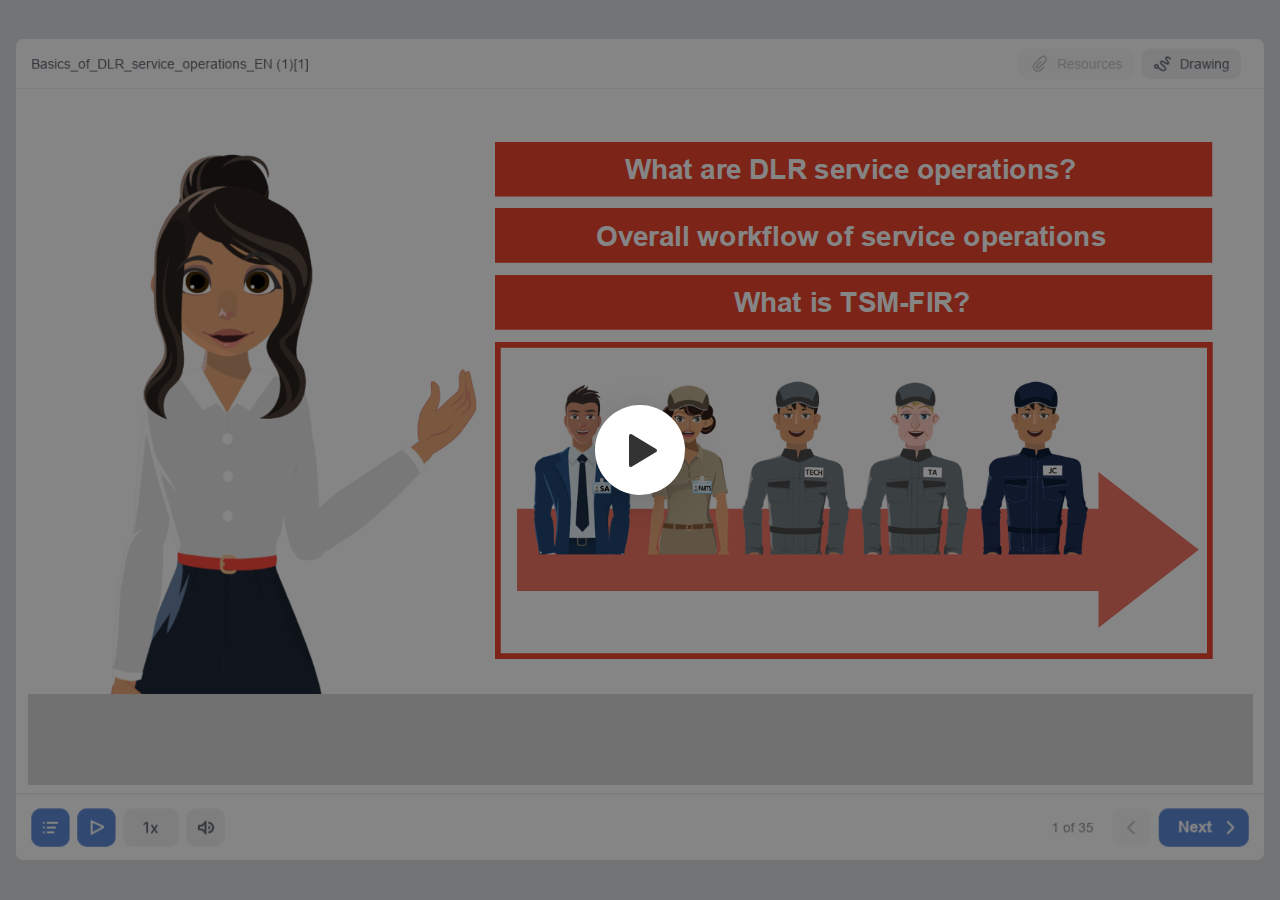
<file: res/index.html>
<!DOCTYPE html>
<!-- Created with iSpring --><!-- 1296 864 --><!--version 11.11.9.27008 --><!--type html --><!--mainFolder ../ -->
<html style=background-color:#dcdee0;>
<head>
    <meta http-equiv="Content-Type" content="text/html;charset=utf-8"/><meta name="viewport" content="width=device-width,initial-scale=1,minimum-scale=1,maximum-scale=1,user-scalable=no"/><meta name="format-detection" content="telephone=no"/><meta name="apple-mobile-web-app-capable" content="yes"/><meta name="apple-mobile-web-app-status-bar-style" content="black"/><meta http-equiv="X-UA-Compatible" content="IE=edge"/><meta name="msapplication-tap-highlight" content="no"/><title>Basics_of_DLR_service_operations_EN (1)[1]</title><link rel="apple-touch-icon-precomposed" href="data/apple-touch-icon.png"/><link rel="shortcut icon" type="image/ico" href="data/favicon.ico"/><script src="lms.js"></script><style>body {background-color:#dcdee0;}#spr0_2f15cfb2 {display:none;}</style>
    
    
    <style>
		#playerView {
			position:absolute;
			-webkit-tap-highlight-color:rgba(0,0,0,0);
			-webkit-user-select:none;
			-moz-user-select:none;
			-webkit-touch-callout:none;
			-webkit-user-drag:none;
		}
		#playerView * {
			position:absolute;
		}
		#preloader {
			width: 50px;
			height: 50px;
			position: absolute;
			top: 0;
			left: 0;
			bottom: 0;
			right: 0;
			margin: auto;
			border-radius: 10px;
			background-color: rgba(0, 0, 0, 0.5);
		}

		#preloader::after {
			content: '';
			position: absolute;
			background: url([data-uri]);
			background-size: cover;
			top: 0;
			left: 0;
			bottom: 0;
			right: 0;
			animation: preloader_spin 1s infinite linear;
			-webkit-animation: preloader_spin 1s infinite linear;
		}

		@keyframes preloader_spin { 0% {transform: rotate(0deg);} 100% {transform: rotate(360deg);} }
		@-webkit-keyframes preloader_spin { 0% {-webkit-transform: rotate(0deg);} 100% {-webkit-transform: rotate(360deg);}}
    </style>
</head>
<body>
	<div id="preloader"></div>
	<script src="data/browsersupport.js?DB59BE12"></script>
	<script src="data/player.js?DB59BE12"></script>
    <div id="content"></div>
    <div id="spr0_2f15cfb2"><audio id="snd0_2f15cfb2" preload="metadata"><source src="data/sound1.mp3" type="audio/mpeg"/></audio><audio id="snd1_2f15cfb2" preload="metadata"><source src="data/sound2.mp3" type="audio/mpeg"/></audio><audio id="snd2_2f15cfb2" preload="metadata"><source src="data/sound3.mp3" type="audio/mpeg"/></audio><audio id="snd3_2f15cfb2" preload="metadata"><source src="data/sound4.mp3" type="audio/mpeg"/></audio><audio id="snd4_2f15cfb2" preload="metadata"><source src="data/sound5.mp3" type="audio/mpeg"/></audio><audio id="snd5_2f15cfb2" preload="metadata"><source src="data/sound6.mp3" type="audio/mpeg"/></audio><audio id="snd6_2f15cfb2" preload="metadata"><source src="data/sound7.mp3" type="audio/mpeg"/></audio><audio id="snd7_2f15cfb2" preload="metadata"><source src="data/sound8.mp3" type="audio/mpeg"/></audio><audio id="snd8_2f15cfb2" preload="metadata"><source src="data/sound9.mp3" type="audio/mpeg"/></audio><audio id="snd9_2f15cfb2" preload="metadata"><source src="data/sound10.mp3" type="audio/mpeg"/></audio><audio id="snd10_2f15cfb2" preload="metadata"><source src="data/sound11.mp3" type="audio/mpeg"/></audio><audio id="snd11_2f15cfb2" preload="metadata"><source src="data/sound12.mp3" type="audio/mpeg"/></audio><audio id="snd12_2f15cfb2" preload="metadata"><source src="data/sound13.mp3" type="audio/mpeg"/></audio><audio id="snd13_2f15cfb2" preload="metadata"><source src="data/sound14.mp3" type="audio/mpeg"/></audio><audio id="snd14_2f15cfb2" preload="metadata"><source src="data/sound15.mp3" type="audio/mpeg"/></audio><audio id="snd15_2f15cfb2" preload="metadata"><source src="data/sound16.mp3" type="audio/mpeg"/></audio><audio id="snd16_2f15cfb2" preload="metadata"><source src="data/sound17.mp3" type="audio/mpeg"/></audio><audio id="snd17_2f15cfb2" preload="metadata"><source src="data/sound18.mp3" type="audio/mpeg"/></audio><audio id="snd18_2f15cfb2" preload="metadata"><source src="data/sound19.mp3" type="audio/mpeg"/></audio><audio id="snd19_2f15cfb2" preload="metadata"><source src="data/sound20.mp3" type="audio/mpeg"/></audio><audio id="snd20_2f15cfb2" preload="metadata"><source src="data/sound21.mp3" type="audio/mpeg"/></audio><audio id="snd21_2f15cfb2" preload="metadata"><source src="data/sound22.mp3" type="audio/mpeg"/></audio><audio id="snd22_2f15cfb2" preload="metadata"><source src="data/sound23.mp3" type="audio/mpeg"/></audio><audio id="snd23_2f15cfb2" preload="metadata"><source src="data/sound24.mp3" type="audio/mpeg"/></audio><audio id="snd24_2f15cfb2" preload="metadata"><source src="data/sound25.mp3" type="audio/mpeg"/></audio><audio id="snd25_2f15cfb2" preload="metadata"><source src="data/sound26.mp3" type="audio/mpeg"/></audio><audio id="snd26_2f15cfb2" preload="metadata"><source src="data/sound27.mp3" type="audio/mpeg"/></audio><audio id="snd27_2f15cfb2" preload="metadata"><source src="data/sound28.mp3" type="audio/mpeg"/></audio><audio id="snd28_2f15cfb2" preload="metadata"><source src="data/sound29.mp3" type="audio/mpeg"/></audio><audio id="snd29_2f15cfb2" preload="metadata"><source src="data/sound30.mp3" type="audio/mpeg"/></audio><audio id="snd30_2f15cfb2" preload="metadata"><source src="data/sound31.mp3" type="audio/mpeg"/></audio></div>
    <script>
		document.addEventListener("DOMContentLoaded", () => (function(startup){
			function start(savedPresentationState)
			{
				var presInfo = "eNrsve1u40iSKPoqXB9gagaQOMzvZM+ebcgf2qndnu5Gd80MLtqLBi3RtrZk0iPK5fYOBmjgvsC5/84Bdv/el7hv0/siNyKTlEhmShZlybZq3DvbXUUxMyMyIpPxHX89mhx9cfTXKCLslGnVH54p3efqLO7rOD7pK3rMIhYJRQT/21HvaA4vHyfFZFT8mF/+ePrVdz8W6ezTZJT+mN+ms2Q+ybPix7Ovg1+T3/xA/g0GjDqPuD/6glAd9Y6uj75QFP47ghlG+Sz9/nb2owKohOaCwYu3n46+oBGRvaM7xGFSFHeTefojISH8L/6RqijSv/vweyIIvJweffHXowz/9RH/BX+dz+7S3lFy9MUP5oej21t4rTB/hVcYNQtfJtMiNY/Nn/72b3/r2bezovE2X//2bfNt9sjc8/rb5JG3b9e/jWguX75sAiLNy3Yn3JmnzZfF+pc/1V/W62EufGCsfjv1wLH67cvG2/Ejb1803lbr3/5013j7ESw/jetv82j92/MG3Cpau9vzxgbqVSwC7x/dNPgdj2Nx9Dd4fovPk+r5tM0zvaMZMtfR38wZ+evRZclKf6vWxZkAiPd4fcRM6+NoOOifHg9on58K1R8QIfsnp0LDBXIyZPT0bxbio3EyT85/W0wn45SE/454jNpPR4Y/rvBUR/CHD7j+ZPHS/PrmgoS32ZW9LJQ2VwVnANm4hk7UW2L3Ewx+nwXz60kRFOkIL51ecJ8G95PpNJimyQx/S4MLc08F+WUwTpNpOgvKqypYXlXh+ew8+/N1Mg8+TrIxvprAdJ8m80laBMks9QwJEnjxvj7kNs1vp6l5fZJ9yqef0vGX57M/l/AAGfJgmucfAxiCYOWfYCr44T6ffbyc5vcAw3CSwZOHHv4+K8ddwIwZTDif5eM7g2Mwz4MP3/+hP3z/XS/I72YlWsX15LYOX5pdJ9kovUmzeXA7y69myc0STQQSbm0PXl/iO9+0YEP03FcXs8H+lwB9CdTLdkiW/RAl60CUbO9EgS37GrbsH2+DYv4wTf/n+dFlns37xeQ/Uvhm3v70u1E+zWdf/I/I/PO786N/2tHu/uP5b2//qcOy+6BFZxg2plzXmfdOZwOQFVrgooWLmrLQLq8U1zLCDw/cbdHf/q2H9+JfSykGr8jidkaiH+klEeMowi/KBfzEopBoIYkQLBYightTwiMaC04iuKap6BFK4lBSLSUlUcyU6DEWxlSTKBJa4IN/M9+OH0gvgv8jvb6M4lATzhiJBJcaRvSJDGPJIxHRmMb46N/MR2Qxxh3ijsAPXIUH2QUemoYMphYd8OAgQcaaU7ExHu4IJI358tqP5XgVDX8wb7hkm+PYO6BxKMxnLYLBxI6PuOKx4oL8ze7KX+3LBb4Ux4Zr8A/w6wMKITBZXhcDlzNrOx0hMY0AbrMOpSG1UEoas5gLdxGzAimnH5fXOArP35ofv0d08rtsHB3ZBdfiJ0IZ4z8aIJCCoAC2A2xr0lLhY6b9rl7utRW/JtXR/MGAQZdg/FtvyRxRxQwL6lhInrj7FRCFuSWK6+Q2xSXx0ffLK8O+biA4KuCPBsTR5QU9MnxPDJzw70/rmIYZwMqN7x39CZcxQJr/fLT/vbT/uc8tEC0hchCfnrHBsB+dnik4hGen/XjAef9MDaWgxydnQCaPEEm9QiStC5HEL0TS7kLkoPxuwBdqdpnPbtJxcPFg5aN5cnmJcs7/DM5+Skd35hMAn7KmEPTLz//5zeLBLz//FwpE4/RyksFESWE+T+ly9CyY3MB3EL8NSTXfPCk+ohQKX/YP+UM+T4LRXTHPb5Yf7l4wmQc3aZIVa8XY90Yaww8hrmqQmuM3uBqD+FRowtc5zYLaUiP4dwGfuwB+DWbpbTKZIbg3CXwB0ww/aEaCHE5mxRy/lObrPs6Dh/wOBZLsI6JiJsUn1yCMVFCMA9ijvL5HVs5cPClZfqupz49q5DgC8Q7+7+ib2qOt6ZE9lR7ZvunRXXjcaot/[base64]/KUMQgdWrGQOpbCpV9HjJFADsNEqhiKmZpP9KIGPzP/[base64]/I4jjtute8AEIWgvVGuhODWYAD8yHeuYCgVrOgQhqGvQmDAphVKEI0FoDCoK7BcoR7GHIu4Qd0QNEdVGxK+aEdgIHsGkhgCrlDO4LswQDyb70s6WmOjNMKEKOIkqe+Zej7bs0zLdS32pZDawfRYd0+hXAAjcoQS4d9dKJmkqmV78xI7wc7VKtc/llttZeG6P/SPHnhU54VtNLVZbxSKRZ9reKj76WGqP9/DfO/RZ1ZmnJRtUIMCh2ysM8yYDcy8MaicQmPvF/mbezo+MRh6ZMWSFxSJeArRfgwXpZrAgS4MFeSGDBR/KYxlzha7yQZ+LgegfD/RJ//hUiQiuX3EstMdgwbwGC7aBwYJ1N1h8nc/TL4J/yS+C+WQ+Ta2tHRSMCdqji9Fscms139/O0uIW/jC5mEytrf4meQg+JbOH0sCBSrjfD/RF8KdkNsnvilJHWa4wy2FF6/vJUblZrDFNjaLicwVYG71Veozm/20ym1dTf4uqzazEIpnNkuwK/nKLb+CriOZJjjb4KapMv/6Xk98E305RTTPqFA4a2Z8LtLWP0qKw8H1/d3ubz+ZLI86HdHSdTUbJNBiMP00KgPXXHwa/qf0ySTJ4BH+GFaxOVtS1LbOW1cOa032VJmME7cNXvwnKVYvyxQK1WZgWd2ieoocG3sTRf/DOawEvd3AB5feD3wTv4e3ZZQLoBfeT+fVCSyxWY+aMKXXIWTpN5qBnY3AF/IQTnFQ65zXAMp1kVx44LIGcpawDqM0Fo/aE4flsuctFzztPY3q7qf7Za0TpBcXd6Bp3eZIVt9YjBtMb9kGEp4n1w/TquwzANLjDu0iaFXczgNxq7MDARWqNDubtEXDqBDYxvzMuHmD26UNYXoRbn4xdb3n2mrY829eWd7SAbUudrraf3dKy6+qviPKdN24ffOJaykAOlQzUGMGYFIxuYipLRuPK5kJB/[base64]/EJaNC6j3ZXegzru6YYViXtfdsjqhtSfR8YG1mpyHejSLRM4KgfBBQdHLgPxLuGZA51N4B8hmNaA22/VqNaDerEV1ajWh3qxHcN7F6stmIwD/yTB33z05ORJ/T40Ef5BHRPzklEVCMgRgw9JiNuNdsxOtmI+o3G/HuZiNHIUHlwkROGjUHxOZSbB+lk08pSPUPKMsbG1E6TyZTEKnTn0DGz5ahLzUtY+HGrltM0ERjYkaSYm7tO6PRHahXqde+UK1soKk0IDOq+BgkFyjPlzao9C93aWFA++c8H9dc5iD/N6KcbSABqiqlTjfJgjQBHQYjCIzeAG8lJlK2YSx7+DKw86RZCRaqG4kDllVC0hsfeCYwF4GwAMD2zXNUSD4BiYMrB260kAC088WW/vLz/ymc3UTVtT7fBWhE7c2FmQzgSF8EcAWJ8aeSyMHlLL9p7DuocKD4umRvr29UsRbJ4JXLu+n0IShgSHEJutjSMvJ0ugTPS5SsSZR325Ike4Uk6Ww5OTTqdbaaNGj9q+Q2L363JcG7h9e/[base64]/vB2LCj8mAvabCQApLi1yQjMtAZ8DsDN47omlnaFJupc0NDALpuAczmi8vb7CmjqcH0EBO/ccSRFNftrv6o6loXnDPLb4s+j01AcRgcNidcE4Uoxr+YwQMS9AL6TTyyUw+9XpWTedni11eraNTg931pN1ehEPj8npQPa5OFZ9zvWgHx+LqD8cHKtj9PuQU+rR6YVXpxcb6PSiu06/qQK+E117ewOCX0v3WgVW2hqOAaT7ZDIPQTN/X1jXH2gZKLWazM80yFIr4Y5zdFGujOL/8nw2wBTPNLiZFAXK1AWAhTkQVyY4ZYgexp8SzDjoAYoFKuLz5TvBdPIxtRm4wMC3qUlZmGPWRD0dtEqFXkL9RJiz1TC7EL/bCt6O6uCuUOuqKa3ciM45v+1tswpf971zdCX4vnCQe+GTR0BgjvRa53L5xU4ZSQ7S01STZdVmmIDcRSklsEOvSyp3ZFk/HX9oC1slwi8myxKCGTgIJouVpops/[base64]/i4Pzw+5X3Q6o77MYrux8NjfTaUZxEZHntYVXlZVW3AqmqLZPNvvwjeg0AJ8vFNMjYFRkCwyEFit1ZdEEmMdAHi0SQfT0aNdE+QfIM/pzDaFidB4QuFlHKQDVZMQP66nKNInt/ks5mpLLQM8P0i+OZfeyCEpdWA7B9aP18bO7pZ6r0FcTIP/h1+D7D8yeTGJoF/P/gi+P3kH4Lf5/cgzmfw6nU6vbWT5gDDl81ZV2NsFjrN01LKTrKHPEuDj1l+/yVCYMclU5Asxw9WJTA5wikoHQ9WRMttyZvbaxgYBs11T3OELEE9J69G18cmV/DAwlpdIXhz//fP/2sQXKb3uJsFvJQHv4bxN8lHqy/VwP/Nf//8/5xn//3zz0+kK06x+N8WJMbx62ic4Rv/65usmqAC20P4VVTH1x8ne3PStXRv4Oz+z88U27DEowttwiTd9aNuXNRVeSl57h+LW9jYalD5FknJiBCTgL41SwI8OPU/bQbXcsWnMfIWu7Dktkf2wjkVLRS71TFoH6e9Qv7I2Vwgsn6abiRtgIoH/5HZ194LT1h6411ad9nsgpv3eEXtGqxNLjTXwRuHlAqjRVIiGFZLXW20sPpIquXTbBZCg/[base64]/3vJ+P5NQjL2Fng9qfzI9A5JlfXc3iiqH1wmxegXcIDa7Kb3FzBnX6bXaEuVIDqO0qDYjZa/G7mJ+HNLYex84dblMTNs/PfmmeoIJZv/dPGsQjwESHGblmWYv/94k/fLf40qJnouxg8j8UZyKPHcV+fRqTPh5h1MBwO+0rEZyfDk+P4eCg9Bk/tNXjqDQyeekvbPF1jm19hf5dsFIvP2f5eIfj52N/ZkJ3SY037Q6njPkiHcT8eStanp0OltDxWZ0PuYcfYy47xBuwYbxEwM/gi+OZuFszT5MaEq9cCaDBYpgj+cjcZfcQoBhPKMp0kF9OHf7CWd2PbmKMBD0NYTB306dQUOC9j3W3CO778VYr692SOKvhdYYzsH85Ofm/srFluXsFgc5s6D5NZMwLWHg9DY2H/lxO045ZzzU0uSDGHt20pD7QdXGIpz+Df84sy7B4NUYuFfoUWGyyXntuZsZY5ps8DOM2onU/p9WRkf2jGAtniB7ez/GZSYCAHGposaN8Ovvvw/RcAf17UMDD59tgpYJ6PPlYIPhg7RGkjmc0mn2Cmh3QeLkzudGly/34Ou3n+W0OF6/y2MlFvTbGWTX1T4rUph9NUxABKvNuQDtbi/r4085hNuod1r/O7Il2gVueIJju8WzIDvrnZlvsN3UsyvGsRwcLo2/egxUPvdsdBWxnSXRi3sCRuy0lbLPV0vtti0RqXVqkrm7Dqtubvlby9DWlWn4QqKKs8DltMvtHheQqRPUetgrp+3rbd6Kczvz3Oyc3t75ZHuoJwV+fasSczETI0MWgQlbTmSq22J5d1+iQbJ2kp8/VBD9GYbyKUxGqvlILYJykPRaRjVQse0yiAyWUhX5AVeUwiLPVAvUVWQFozU9cK9HIVgpojOOf+gsTuEHdEu0RvHRmP/RIfERAYYYtsudtVlr9m6ZdnNv0JDyYR0VJLGgP6QsqNMHkFNmXpo4lrHT8ATFQbE7S9MsGoAhLGkaJsI0xe3mGhd4PIKyBJ3MaEkEiHcCHFi4rbjIegv2oayapwOuHKlMxVDDVYXEMILNvNYceESejjbUwUM+UxlChpBoioUCsOtx+laMrlql1avD3CHeDqq/6b2zGQO69tbyAnHgN5tZ+PBL/u3BTnXTx+pp428vkW99cibq9N+J4wFd7VVFnqmgGBZbwj27zfKdFem5J9rL3Csvw8i/vNzM7a0l9fZi+VtZ3FlTXt7Rlx79rMXo4g/ZQV4R4xwS2ta8biu9rMVrPLkcYVuN4i/2rha8nnrwa+LZ0MpOlkqNDalZMBZJZHnAx0t04G8yHm+/IywIrxmWLDvjjRJgOA9LWSJ/2YnJxROgTt7Ez5GsFG/k6w0QaGXRJt4Wio9NNa4mC70vIiHTL3NEDCkj/fXALp72aFbQc0KbDxUD6bJ2W8pAmiwoDJAutqZMHoOpldGQ25Sr6sFckO7tPpNFxZXvn3+T1OBwtd1srMmlaSkzKqDME1AVtFkAC8Oeapmcw34EDU2yfZCOuslBVTgtmkMF2cMH0tyNIr2IJPKbJygTmcgD8WPj5JsmbPpyR7qJIV/dtynu1hVx5F/3/vA/1gFfYdLZL+jepqldn9tnaF4BURwc2h1B0K9BIr2OiE6kOPR7TlI1xU2gVBNCVKrWxeYxsjySocaxM8yi5HTDPlbSfkDnFHeFIo9fqyo03KvVwKpdpZ3VHRqkDhRXB/gStN/tn1euvSKNly4f2mUYpuaZRimUYpuqdRqlCRpxeTiPjJyfCExH2poxOsKCH6A3ZM+/xURPw4YuxMnvqEKOIXokgpRBXT8odwmo+SaT/Ppg+toWvlLLJfOcsr+AyTu+n8YUWdyMnUFCfLa402TtNp8pCO4eM0neAnEZ+RMHDe/V0wSu4K273V9O1ObNE5fONy8lPltLiYYm250SifmVJr8CMmwSz6aYDgBUJ/cW2EJYrLeKGtL1ZVIjC14WwJtrL/OT5IZ7PctJxgYdBG5Xe26WNZ1O4uW++I8TpecDfem0/[base64]/R+HRVJeEh5HLOqASc2JsC2qaJnUnPcPhqhcYaC4Oz2KTW/lT85xUvqq2oeyojAujLmGGVIvRsYh8tuEhtsHg+rEofWo/bYzjXeX7ttzOEAjZUqRUSFrFoerOSAyuWE7Rg25ABQXqzTXW/MAbUh61FxOGAbHejlM2eY3gUerydxxnsh1eJaG2R7ydKOyoIZSwBUPEGXk0eeAjUugisckzst5jcri/ldt0AiPpDi54TAS/V4X5kSjy0XK4FrwWePw0lTMC98SvmqfQgrJGf2gNLGNoS0fIs33+rz5mu8fE02X2u9Jcu39PrJdGPzF3A1akh6iU7EM1Ldf9ZXtarYeR9b/XyrrzF5sNp9sF+Th+xm8pBLk4fcpn4miIJP74nB9OlAKtI/Pjs963NBj/s6FlGfkXjITgQbDk992SmE+k0edBO/Ed2iIo/RBM5nWYq9Q7E5KugCpani68Wz9/P0pgh+FbzPLnOrc9vo1+Wo5AY2ft6wemxrIfmwLGpflca0jU4T0/WuqqEImsRCezC/L0u7T2alkpGYJn2Vg6GGI/[base64]/SJAHGIcEKwmZ+rVrsjnAF1xaiNBUeYAX6FNblN+0wa8TCS8CmPhO2j2AMdNmSRgk+W1VE0BkzC7DGl8P0y4aFtPEAKDIlgGuahxkVlIiaFqM/bQsQd4o5w4oprmMCeghSibZQ4YSB86HixBz3Y8BABxdIRIgQFLKpCyN30RAI6c9lyUqMXQopl1dS2fr18133VCbmtQUtB+2RMA60iyjlQaw3MgLySDFSqzWEHsgqtYLLNUVgOWYsJidqoCIxjs+H1RL/GzWcOyIdk1XCtAd5rq2YNaKD7ctYAAvtXy9l9QnFc5ank38ZPheJ5Oym2PgnLtoXNrgv8GVscaC9A7Lk7TBIvA9ZKYjwbJNILyIpY52dLAK/psWQJ4H71WNVNj1VLPVZ112Ph5Av5ZD32jA8YUWdxf3hCaZ9HoMxquKb76NI/Hp6qoSa+srLw9fHqsayux7IVeizrrsf+a5bfV1FY57O2HNqIehyVAVjjHAVsEJTx9ZXia6vavRXx20K58a2B3J/fFfXa/q3c9YsHUyKvAvOXn/+zveAvP/+XCR9z2gQ0BemwHbH4jCg1ssBbGJ0fORt/tCk+28YgPjPqzdTiFv6/+stdPv9de137dKN9cMMAeRhbox7TcLyJerTtnIwTUVUOESZ8R4JqJKWV/[base64]/XGZhILSQmPCpAT2IFwDJrDDoOBX7Oho3u4Qd0QdE+eQ+ENlidRAYJhVkdcVKuuGmHqviB9afb0rjF8uxJSHUd09wbaXovSRJ52thV+56D7E/amvx1p7fV3KZFWLtX2l0zXvmP2u7jgjvZwVr1h7J6rXDbECvftlw7HO0zUTUTsRMVnHyy8iTtP8SO5KyyB8uVv71TJ0Ny1DL7UM3T1AGI71051lXA+i0+FZBPrFyVmfnx5j74ozAkoGSAdUan56RnxKhr+DPOGbKBlb9JB/nwUf8od8XmvbXIp0PdsVOptPZulS4JwUIJ5OsZ0byPpY10WiywDt56mpflNOVs4Bwr/pgo7We2tOz5Kb1CTD4F+uZvndrZEiJz/VpjHmfVNg53aajExo31K+LXq2U/JNYrNYlkXBcSBMeHVtMmryYr4QTi9BHM7v+3e36ALz+RJMr+sSAPwZ/gjy7PQB35umOHk6Nk5CFgbfpaP01rgVfhWcTpKrLC8mpp8dD4NvZ/n4blS5B4WJaVyEOEv4HaGquu6dz4YGruCPt/gzDYNBrZr/txgWOlu4GkkY1L2N36U3k2wMxPpVfZBxNT5Gk9LXmYzHE+uiKcMmy/cvUqCOdfvYUv62D3i2bP/mKBf2DeOwKfKFcwa1mMqb1IiLLJ0+ixaBrocJtrpSM6d5/jFwKJQFNwikDT41hPkj7gZoMLbd9vnMi5Rdq4kWDq5r2q6KlY3PZ+nlZTrCzCfgiSX+JgoWkAHt3GC/WLC8yLY/XOdHj9PxyPSyfz1HK3vC0XpNHBn4GDKzNoJN2LG75r89n1hF/FFesa91Dod+RdzVOZJ7a17svNLr5tyu6NQMQpswu1skDBRkgo4KDtq/kjrewLwzZuygo4J5Gw0FaDAVRRhSi97zGB3bsBuEMB0TiVaVHiE86rFIYyiw5HFsCpE5bkuhIvTU85CDDkAxkZEoErfAxZfcd+omAr3ZRgOwtbjxV1nAjEZtVNAspuXC1oGlmbQOI/[base64]/MF3cjxyLse9QcNP5tzuHmuXxgsr90mXgK4X7tN3M1uEy/tNnFnuw2eI/n0xG5yNjghA3LcFwM03JwNB/0BoQP4Eis+GLATHp8Kn+FG+A03YhPDjehuuNnMGkDKBpp5djmZ3SzVixkW7yjglT+gtJ40B60xQ1A7n32aLnrAY8VdW4j3fHYyS1EUxZrEGCxtX6+bRbido46A9VkaGG3EJqgWOMEoR8HcDvzOpMnWXw2Kh5tbwAewKfLpXTV/3eYimvCi/rLMOj8rO6nhSjDF3dSAv3JuK2tXW4jTrjQFsce2/YOtVJ1MA9wEkNTT+17wfblkfSd69YkrNIrbdDSBsfkMiV7u+2CKFQPszuPia41NstyX74d/DM5/G1SADt9/By8uU5Ptnv/3zz//+us868Ovv6mFtZ8gcZCItWewI3ezGZaFAYUh/YSKK+zOxnapD4uS1vP7fKFy1DTKUqNqlC++mJkkXRt93KpxXIvSPZ8RW4m6nts8q04Oark5KNpXyVXaJLQNJ/Z1+eyZX+BI1Ltw3i4PTFiiBETMF50lq0LdnybFZG4q79ynU8wpri0IPAkcNKu4C2lVqeJwseWYF43mAJjP8kbayIRGJrc55YtaAsvNQtSwTnard2iZ1JyVVYGS6cc+FigqR/WWad6ztGJPUGCNpx/1aJwH9w9eS2ewoynWH7JR2/U0adBTASMDrClZbjelQMsC7IyB9s9pvRgSjJjfJdYYh9DB1XG7uEvstqQmvLtmajV7WjVJNBWM7NFu58ob4jVzyUF1br8FQA0nWTKdwryVAdexTvQMohZs2BbAKwHSXF4ClWBfELUqk2GP/B2Y2/6ZGTzbEYNvx95BcEDMnXVk7v2zNnDMjni7a57JPo9BV4PXsx+arboGvJ2yjU7ZVnv72o5lVw7exSF27LiCt6wVj9txE6qrPIgYk1B4TASxoVRoG2NhRJjgcdXXgeBLSkdSRURK+P8ei0ioZMyIklSi/attyIpBxdNxxGFOZV6wWUxao+VTWPNhy5DlDnFHOPk0NUyo4iET9RgwEvMwwnIaimkzJeCmwxij2aiQ2MSM9yjgBn/[base64]/Q6pOACi6UAxcp2xzHWvwkZsJiMrJ2XGurEUSwwdy3SlqsomodlpKw/hHvOB8fUHcptMzu0WXMZUlYW9MeAWPd8tIa4I+qoOOSACyJcxCWWaGgMXzQdXBSQwnT2E4pU71g0uBam9R/1nQ0Yrax52xIDIVKc0/KmcDmqMcB9v560JdoYbON0ekKwZGwjhjcOlVy8X0dCeZCIOLCGVqrWauN1I6E3QQLr6GsuypP9SvuFsNj5bsR416oIc2AjDPE2qMD9FsWE4XF+XQ42t8Wl9/[base64]/Xd8+podPZG/NDLkk936joqziuXlYFLy/[base64]/i59vPdLnezzDd7jr3sHr/[base64]/wZJmfxWdUUokyPyd9TpXsH7N42BcklupkcHJM6MAn8yu/zK82kfnVvpIhuknTpZS+82SIjQLhX3VmwRBDN3tBqyTFImjSfHeXu4Y1Ny5NnGH5KayyleFjeLeo2tCI9TRiZIlRgGGKJrEaoxUn0ylKFGUjNBtuCI9wsA12w9Tnxd4aMXGInXd/SlCPMW1xa5Bc3k1dIMp113T7gl8nN7gf1yAT3NzB59tIMRML82SWjheJ8rBjodFybLfcOUbprZx3ZJmlAsJMZKIQkXUQ1SpSNru7uYCNplgvcALL36QJCiMmT9wgVqBygfLU3HLDBGM1AT/A0nSwRgHuPoVXQXYDGJLRHJZqzc6q2TH5fJomJl+9bA4Mby/DQZOJKYSBe2B3/PkScF5Zjsvz5TmV35muJzF7uZOYrTqJ757tHGbPeQ7fPXoKM3sK3+38DHZX6Dry0RZtFV+G67YKB/[base64]/4d2+GSJ7YsZYwHMyIKpbDrQE8yO1GeMbSH4Fql06BFowkvW6I2qh5+r8EbUzyuo8O2ofo4h+dEbVT/bRKI3qn5eN7BfBqb+9oq7TjhpKuf7XX1VwczW4hT0P7OGkjRmMRf77Cw5PXpcxqHKB9DbgTvUA0d8RGbsGdnMryAx/sZYn0fuRlly19B3z3FctGMcF63FcdHuRW01NkR/chyXPtVScjrsn0anpM9PYtHX/ET0B6cR2vZZfKq9RW21P45LbxLHpV9HHNeBV7N91ZFgZYzc323Az8ZFbbP0p3m9hQYWfKu3c1n621fXkn1/GRSwD/Nr9GtPJ2XlwWXYgw1KT8eBqUJn25vYUHsTs34zubquItcNPF8icP3gWyStDecvQ/aT6X3ygGH0OJM9DUjKLJ8vHgA4fVM20TCG+bn6qRdc3JkCfQ82NwCHXaSw5ug6HX0s4xz+cpdMJ/MHM82fqwCEYrHMCP5gAy3y2VWSTf6jbL81gONiYu6TrKqAaOoWmsqQFrWeXRrDA67w7MIciWneZPqulFUT6+RIYYPK7Tdn+f1NcoXlB2HwdPIfti2UbbO7iGAxeKWZaVljN2B8Z5quYASErR4IHN4LTEBH2Q53uVEAwyS7TGeTxj6Y2CxnEcTzIhl9vLu1E/TwFfh5OoX1xwE8LtvpNEplYvBDMM2zK6y7eJGOkjvYpat0biIisvS+BMZE05jEC4ySABj+jFtbXXUVVZMxXChVc5lHYgwBo8TGf/Tqr8LFd2OOD7J8GPxxamNhMFSlQcEqnqO6MPAPwIn16rk7OEjZ7g/S9sco280xyjY/RtmzHKNs/TF6t49DZAqVthbwHqB3ezk+2abH592mh+edc3S2OjtbVOd9+jHbIkZwt4eyKwDbHuHu6+zgwHdfdMPrYauIyf3fJ525ae3tU0Uw7vcKaqzivYfsG/u4jLru16ZX17rYT/f+qt5+8iXmVieWZf4Y6K6UaLm2y5wtl3Sho/Tgox5pG5WDrOlb+VWWaADGYSRqUVQ9rqKQxgzjbMs4JU4VvENg5kXkEoYKAvlgsxQmuDoUAe6AzRBCMcUi2/gMg/8Y50xGy3iqRuMzZ4g7oo6KdFAxNUyxHoaCSQCdQ0pW9Z+rHx4vwylC1SiK8wQDG2uabhund2G5LR0EETCdZnAi3wy5B+1olT4iE/IsTjH/4pT6nWI7L0AnvKvDOfSVi3wWXwn1QqTfyl59nmWvahfsnl0nrKPrhNVcJ6x72SsRavH0DPiTYz0EoaxPhseiD9+70/4xOVN9RYb87BhWkyeRz3MS+z0n8Saek/gz9ZyQMHhrB/jWDnBjz8nX6U/zXrC09dSSABddjQwHjKtNCc9n3yztCTeI8rJyUIIbNS/sr7VZ4Y/lHre170YiKqZHprMClrx4CG7S1GjgVfmhG8uJaKopJwHmtN19QFmvSla9L21XxTy9bRcjaOfC5pltKo969aQo7tKlDaJmHMgAnzvTachw5qfUZH+imaXM9UyCq+Q2uEjn92hLui+neMB+RWh9sWPHeVCtW9o9bO8nk/JZ9g0qy2FkY0+eqOgtSyFVHaQmhWGEdGzsHlWnrmU/qEUOb4HZsKZp1OWS1ez6xvRymcBRfGg06DI5qzfYBQtziSv/[base64]/lyFVoY0tLYXrMPvdniDt763SIyESW3NZpS7a1f0bOs7trevYtTHe65mc2+FnQRFCvW8+7us5j3vTvA3pLaPhd7fryk757t+byjPZ/X7Pl8m1QIxZ9szxfHEY1O1LB/BhJOn8uTYf/4+DTqDwaSskgM4ngw9NjzaeS158Pjx+358FJne/7Obe97LJH7Zs9/s+dvZM9/7xhXuLGVlNzTs7aPLE3HxmxzkdZ61l+Y+n55tto+X5l4FgUNw/PZ93nVaMCEky1ta7bYYmmr8vYUaFv8lgZ8jG0rjNEuWdhybjDAD0izqOcYzO/z4NOkmMyL39lQVqyxaZ+Yxgf5gs9r9sO0amWA5qPeAqUiRXtZOazck8qGFQbDChcsgojbaFdoI4u7mcN5Q56/zTNbFNK1dxGzKu15N6XZNgK/Czun6bu1FM12StHXSc+XI2hH6/jOad+2X7sM0NUkvUt22coc/sZc/[base64]/MLvvGqDUFr34BsK151+S904aD7z35YERGCXyLt35zS/S/td3fXt+I+YfOSILTfYGLs9O11uc404pHHuHksmaUHEIl/qxvPcAd4rgL0VnP4sShO/kfVzzwoyFN6zF1F09CKKmhdRdPcigliNH4QnuhGHg0GkT8SgrxVXfX56yvrHUp32BwN+NogjLpQiPjci8bsRySZuRNLdjbiRW+bNNfjmGtyja/C9L6S6ooVrfsZmaSV5WnHV5i/jdA5QGk52oqbrPoXJbNmVDTkHNnCajLChmC2/UTYJRwQw+h3bl9dDvEOgFBrJJ4XpRX6fGjcGQuRtAIcoT/K7onbULmdAUIIjuKcP6SrXQMXg99cmBL9VBGcyx6Dye2yFV/OkNDGx8868kemhLfnmUoT1/HgtwvQLs4kmUL9wI/WLMlS/DNIfm7puXu9Q+cbayWemIMvCY+GfSyz3qspXWPaCr3FMBal3LVOaxRTZqUFedcnEiP06NwL9qhWdGkTNtAWsxTJNce7LNMXjEYxhQTjVxeUECGbaKWY/GX5JLnJb9WeB784zL1c6ag/iGGa7PIav5BA+zxHMdngEs2c9gtkLH8FNPeHc/OP3hB/C4drMob3EcodHsevSr+LgdgX6OY75LmDa7lLYxcr7ukI6lLGrHeKXvHPcEmfYKFCbAjSxJIKodQESpd1vTMZrwgpoGGupleKc8MqJ7Q8r4Jpwjl68DmEFikeKoo9147CC5Yh6WEHURsUfVgD7AnAKk/+207ACIiNpkN80rGA5wO1PW0NjReIlU6zs14qYva7ES4cU/tAI2ANRuuDFmsiIBQFfIDLCxQRDgTinQooY6RGv6bELCAsd45ONe+zCdiqTm7l5j93lkLU9dhlpowK0CIWCYx5pBlAyvbrHruRxdfY37LK7dKVv2Ga3NmBNn11G21gcaPoo8+DhiYsA/ifV3vswYSyMYc+iDpgQuBWB9UW0MSbuiDomfDNMIgETE2aZZiVN4L7uEOOxa6KITVCBb4hetqV+lSRRbTwOLOzRLS/plWlqCb2Na+HFQm/gKycsmKWI8QTvhvQ2Imph+BZ781l5R/00Fm/e0QMPqVJvdP0s+9NFb3T9LLuiv9H187yHvVIiyO97KxrB9rqgG1joXY/qVo31fWHLn2/1VR1q24vHbyf2M2iP3qIq489Z9sQPwlv0+WEzFvFSVYfcBP4JagzT5Pk7Dbcg4vSNzw6az7zfRL6Cz/bUI+JZVi+/yN6YYLkEY88xwbJjTLCsxQTL7p0CsNuGenJM8GmEScanvH86iEifK8L7x+qY9AexPD4+5VLqga9VAKX+mGC6SUwwfSst9BY//FZayLx0OckAtVqVbIC1gcoCERPdCwvdzW7zIvUV2K5V3KgHE5UrFrUAortbGyeE43OLUxWOUtyNcD4b71NyJDZyxDgop4wRFurGmtXAYlWpodzGwwCxClNOexnO1IdVYcFL03PvFnsQjicj4Ag7AxJ/1OYgG4iSmJ9/h7PZoDQ7RTuAatnu0FYXAaQKi9Pl5CcTJTsoTJ9DLMVdpGkvQJKVMM5MgWzs61iNTrKHe/O8KtTdDAMqbFSYMIFyJoym7A1pdrVB1nov4C70zl4Tvd81qR0Er5vW2QvSeovetR3YomtFn9fERFWtpAPipK7b/[base64]/1XtJdthO9Y6UnCiyRu1D84b4KN23Ko59EbtzyU8zEtuEr3R9zMJE1tB35Kyrebzb+Q+dHL75THS+li/kfszub395KahVSsYyN4yfhPNPptylF518tnKUbLnW90JnfQyOppBXEZ/0zM/J83jjcZ/B/rGG5H/DpSONyL/Hagab0T+vD7JwktkFipDZCVpzGIu9h6C7ovY5XwJ254jdlXHiF1Vi9hV3av4ilCxp1fxVUN+Sk+Hqn8m2WmfSxH1BydS9zUTp2f8VB0fnyhfxC7zR+yyTSJ2WfeI3c0CbMljoaO+ONudBwO/Rey+RexuFLH7NQB4nwYfM/wvBo7V+wSOMbILyGU6yFWBXMgO91WI2eTmNhmVkVww4P46NUUBHwLYtOyXn//PHIfdpjMTRFf1pQO4TWzt1+lP814A3GYib6d5/jGAaXFNs92Xk1FVbBBhx3KHZVRbiVBV+fCXn/+z1vTul5//ywbG3pfvpuMewJlcTWBiDGRDeiZLDoElk/JYFdeTWyTTh+tJ9rGsDncNG4Oj7vO76diUlKuCX/e5de9Wb1xW27h3O9627Anb9vimdYwi3ef+2rDNlZvcoXBhDd6KKlVM6C5Js0XQ5p4I6YRlUixHZey1lAkV0fU9JEs5bcSjJ4QIvZqqUE08fIW6JKsC/F5RqJMTH+Sn4Q+OeG3RfbH4IAq8YsGEZWA7yRNEZX3kVSCaGOqmkrhwSO08t1A93+qP5xYaMPasqeiOmoquaSq6s6aCjBOzJ2sqA03UKaPDvhYaNBUeHfcH/GTYVzKig7MhG8IF4NNUuF9T4XVNha/QVHh3TeUESzIX87vxwxelQFksC+rDl9MIZv76x/VcKPO9/eXn/7eUr1fK3qBeNPUN0AHqKkE786MlGYOGs0b/AX1qM8XrPcD8KQ1ukjFqN3UNyygh8BWzCV1zeOUjfGuTIMsnRSkYvA/GM4C3RBanugmupskYfhiZT99VOm/Namb78/UEvuU4FsSGnvlUZvkckQQpez5Lsqu0XAYUK6xFbBJI4LUZ1rcOg//LJFaAhGILjlcfYVuleIZ1iacTEOqxQPYouSvsB9yFJZhNrq7h4X3yYMD6/d31l8Gfkwl+2mHZu3la5tpVJBiMP00K2BXfbqHShd/+Uimq6nEvFahysOGRYnSdju+mqdVusD54Afwzv8ZR08lHZx96yIJ3xV2CzFeJO41O2lj3G9G/nFQ8aRCf+Gp4zxYsWWvIPcHuDe0MnLJQul2vQJ3JyyWJiyZIQtPUB2UPUF0k2zyUfHJh1LCi4o/3sL5h18kl5s3MHuzOGKH0CgC5yQHK6QPwXXlVvkaGyvwMle2boV4PO2WvgZ2yjuzUUd16hZy3lRrmYdVtEgz3yNhdwXktx6Ar3K/[base64]/[base64]/nibmzS90BZEASaWWIMLUPiGaH/lK4LYgAh63zBHDpaA4o/uEaOa1YrepFvnTKnZuxZbPt7pbrte/uIbvvicCaE8G/GdZ3UGdeM8q5b59f4twO+y+By0igwz6POWo9fOtvs5BVfsc79lBFXd0UMU1B1XcPZQOvuQ6frKDClVuxUncHxyfsj5nRPSPT4jqn4LyE8WDgRoMuc9BJfwOKrGJg0p0d1B98FnJgvuksK6p5FMymaLJp/THrPBnHYBP6tJvEAwmJaa2htY5FiSzdtMKhxLzb2yP1XHygAEjxthaM5dZK+1VXrVIbVldF81tsfrZZH5nA/2SK3hmo5xcK+fsrrg2oWKXxtqWL+2OYRiez36PZtz53azs/Hk5ySbmfRPFAmdjZprjVsiUTTXLprgVoaryXoje93nPBuzAwbpNs3T8JcA1GM2NIbO3iNlxwLxPbfteNB97N7i3Yt9dFluYo+F9+LXqanszGY9tlE6SWSPmv+cXYRlXNykWAC+Grzb8zic36XJha/ccVwRwQTQ2TPvusozdZHSNQUENo+8vP/9Xq/UpgD9Pph/RWFm2Nl3ZzdW2Kk4KUz8OAzF7AJBvq/Ns+hBMJwVWvwMILE0DB5CK5g0Hchl8WUaQVjX0LGu02cFs7eByDjyUGGuxn4DL4n2Lo1I1XTa8ZsA1nonEu2G1On09RB/L0MF/SgQvHnzsVgX87fEwZt0PY7bLwxigd8l3GrPXfBqDXR3FbN1RfNc+iOdHDbY6P9rpMXzJQ/iaT2BHd+b+DusuvIlrj3bXBXZ6EWzlMfPcHJ0DVv8O7pltOGfVrVRFMDevpl/95S6f/65x5uyjz+aK6sxXr/NCczzHkoSCoi1XUKx9KcTjxW3TkRot6kXqkGL4dOmG4D1GaIhFWJViMRVKkx7VUchpLLB0rH0Hi9vG6N0jKjKttR2vGI9CUCmVoCS2VUxNcVuYgGshYtP3ve0Vc4a4I2ruC9XGhMciZJrEQpdOxx5lKpSxpAu3cE/CE10v38mkChXRQsrStdtGhBEdxlTBG9y6fgERzWAS9HLbqqLtCp7uEHeEx3+8xOQwa1/S2IOHxyvGgUgkKsulvs6u4MSPSdNLeQDdzekmFIlCpSXgsIjYeL0ePv9V94Pj6LEIv1iygYxg/wyYPMZCxE9INqBR002jfAjux7e2iVNx7b4/V9We5sXzzFV7mG9tSvzZ4y+3tnXeyM0Ywm6xx/FgWWpt/0cvLah6Jjcieb7VXWp4FxcRdgpY5B1F8b5Qp8+3+jo3S7QEY79uFnszbu5modHSzWK7lHZys+CdLp5esUAMInlKT1T/7IShm+X4pD+QJ7Sv5XB4GushPR5on5tF+t0schM3i+zuZnlvM6tBlbWtP/7hfPZn0NLNw6sclb88+/[base64]/VAxE9jKjk2hqd0DYjGCwqdMToitBrxbF5EeVVyxZ8JEMhldaSCew94xiZnCHuiJoGLduYYFoFhl2DXl9F2CoaKgJ6l6Ca2dB+pkBf5iA/UIYtezTghsHAEejYkmmpiJOfQNBkJGlU9S7iiAkIXjICgIVEHTluY+IMcUc45rIaJlKokIpKRTXB71qC6CO4jqy1jfa4iMM4YkA1254Ic0Z0iE2WWBmn7iaNUBgiiKIgPZGya4/kQEdFpY68SQruEHdE3c7koHKg9jLtwcNXCIJGhBOg6wp72YuEkbt1ILwXRM0006Day9WB4NgOCh8rAieIyCcoIMRnmmkhSMpCDBFlmgOT6uc2zUgfVGpFr4tng4r5oRKWZHBpmj56zxki7qee9pcZ37kFSz/f6muUd1pjlj0r76Sj8k5qyjvpXsQDTj2y0xOV95NT+D8+kP0zqWSfU637WuvTvhSDM3XGTvlxPPQp78qvvKtNlHfVXXn/qqyLNq+VYzI+dtBnk6Kq4QZCZ3J5aZpzjk00A+ixnyaYqjwa3WHxKOtUTWao7Vdj4DUjKJY+2AJrPpmCWflsnmSmGSe8bVup/vLzf7ZqhCzLVV2koG3bFax2YKpx5Rm6Ra1wDqNhDlPCC4fmILyj3I0BCZcocsOPqWkAClpEowpXagVa64RfrBjCxIdhl9io+N4fFxuL+23j75zdPZ+5+4uD/xU2tco4d/YVhpzPajt7PmsUODObez5r7W550L8ydeWehe0Ohu/[base64]/aIu/FuEX04VAvuQWSthAzmP6BHmOHvkqp7cwjF9a7Why2kLOZv5WYXsGyyuB0yWAe5bAaUcJnNYkcNpZAkdewyapT5TAhydnXA9Z3I8op30+pHE/[base64]//elOyHQfdgU6IHjySWbE/zbP8075rnEm6lI70xx9r4/[base64]/QHDPmnMqSwL5qWMZWsrbzH7SHG0dQYUdd4yetFxR3ijqijwtqoxATUTXRzA2dJBXPYPAwJz6ribT0NGnLEQKEGZdSs0tOAPzJeTIThQSejhEdxKEC7Z1GZvQGPQHHDqlQk5hr0AUd5d4e4I5yw/zoqh2kaYmwTPLBenClFuCYJQ+nKlrQ5GkyWJN0Ui9oA15Liv69/aAXdVri+mCmFMSx7iWByU12QP0ExZ3VTSvvaW9RPCcWzG0/IawGE+QCRoXgrU3TQZYq8/AWSin6OJBLGnm/1VupAW9BcLK7eynB9Tt1E4zcif6ZE9mbC0CW592zKZx1N+axmymfdC46xkNKnB9OcUkLkWXzcPxuc8T5XJ6yvjynpw0E4ocfyhKrTY58pP/ab8uNNTPlxd1P+6zbXmwoORcMK8q5ZFaFMbCnqmS2bGPTfZ6W3H8vhjxZmM0/ljLJqQZaibSqZPSxCzWc3bsEG+GGUzrKypELZgmDRQyjPxhPcm8J2FyqtP5P5sjw/7J+hBramW115IgxM/bTKtjbGfgEIow3XT8eLnB0LvZn8OvmEprI0CxZ2PgxPyArTbCAo7kaI3+XdtLJcXcAOjqu4f19VinBdwFF5nHe/ze8+/01esvgWhuPd73gVq/O5b3uFZ7X3bpIIRfsU7LNGTZiqtZVIrC9eReqiCn8X2OpBk1rTBTQ5Cq4JlZRGmJLQ4zIOJddUcFaGlnAJMjoB4Skm/rYJlMELlMO8ipQF+imjIY9gBGc2waAd9eEMcUfUbWCyjYo2yRVKRKZYhGmJQCVsTkwiJk0rBtHjSoY8ppSD3GeKYcATGlIGOkWVJ+OiokPKJRFcaTsEHsmQwPuwPzZWxkGlPcQdUUOFkzYqh2QDc7MSvBy5NB810X25rAQSxhZMymAV+ZSCEfzIE/[base64]/mZPwpKdvBV0hhGPAyMtgU2EsmtolbWY/Nyh0mYhjzUGuCzhfns1VoFrWu2iBtTVBWxp31KTnuPvg2YVH7b7GYmbfYRAh/mc3JOmxOtqfN2SLu4iX2qmtEwuY723XmPdHBF9IuORoGuVAMZCiyLk6h8sxcjlmVcE0wgZZHpTNZ9FikQpCVYiqjKhRcC5RosW1aGQoeg/SJi4EYYh85Hn54Q0V02QcNxDaQJbG3W4SmS3QSt138zhB3hCdU4dAxAZrQRzHhnIVMgVwumZIoiPdYLEIiJXxGIyvjboCICoVmME1ErTS+ASLtIWtJUgmQh48IayNy0KqN/4b4wfGSWnRfMslAWTBBjceEiSeIxaLpGW9eexUcuoSj8qewfWYRT4+8Lp7XAlH7GlqoV3RHXvvNtqV5hTwrEKtbwVhw9qzIiY6KnKgpcmKbJAuln55koaLjkzPNz/rHZ0T1+bECRe74RPfPqBgSuGxPB9SryBG/Ikc2UeTIoSpyjylef0aRD8TjInnolfKwaZ5cisi9SoqGJ9MiRyGymCdY/jkpvgCQf/n5P6/S+bwKIV7aoifz9MZWm55kKGeWQnbWei25Ab6aV6HENVO2kb17QTKa5QXMU3bfXiZ3AsgYTW3DkKsQ6SI1m10lUw/MrOez9rT429eLZ+8NpL8K3gOcYc211AZyH2rxI4rfk4jzakmzTQf317sP/1jcomZZYnJ+FIymSVHAHy/y6Rhgx4pg+Mo/bb1frvIlQN7BWiQmZhWEsrV+DCuFEJmqw44apW08KEX5OopjJoUJAO4RAd9syTXjIuaKStmjgphOz4LyODJVqJiEzSM6kqUQ7paGxz7M9b7NmGMccnT6CFDllCeQ1x3ijnAaJtdRIYyGWlVeJIx4xXhrpgBSxkyTalBidAh4Ukqkqlo/M6BaJCWgS9EP5Na6wjB6SUiEJbWr1s/o46E8iiXO4+QTO0PcER5Z38uQP7RDM0uEX07WF2FkwFSwvYQ+JQhW+vqlthGUe+ng2qWMkXg+sLq6K1i8hG3PUq7sKOXKmpQru0u5IsQT/FQpl51iTTvN+tFgSPpcnkV9fUJP+mdEnpzGhJ4eexsewkXilXLpJlIu7S7lfp3P0y8C2+PGflF7jc8pfl6xAVA+LoKb5CH4hJ/Oiwf44o3MCyA0LaMWxuk8mUxhhttpinIrPMesrXqxDVtRJJ/ZipA3SZZcYY2QrYWzUh5LmzJhDYPWD4ihkS1rsvkfDBTmjx/yfHo++36OX3k0HDdimrrM/2FgQnWWfX1M551ims/Nz6d2pzA6pAx3OJ8tcpzLQZPpZP7QSH7+ZgY6wvlsLezw+hSrnYI+MbEkwkX+Pb/APkHZeGo7v8Bm/hqokwKt0vko/M1KnL83LYI8Julfl0T/zSp0YA+8LYiqyBh8AxSsmwmGgoyrYjJmm8qYGWO8rm9APfrpsWpL+9W/hrAD6U8JdgTqNTI8e2YLS+EwyO4w4zEgBjVq/BiZzVOc50Gr8M1jgm1xN7oOkqLsCrbY71XRYT33lzpfLSOH/FSqv2tO5/EyZAddLUvAelX25TKWaOlqWUjJX5zP+oHRA26Sj5Us3+h7VtUUmj5gSmo+G1eYFO1AIbg+kFYIQYjTljy6BpkaIyyAXHOKDMLDSWbbfgF5G4yGG3e6rOJtaxN9rBW9Ao3l9nHGxuzdigYwwkdDU+io9H2ZCr+FxRP0DNPxyde+tbodYWzY8fIoP8Gvk7ffreTs/70xZ79r8XWwA7bO9sPW2T7YOngKV58fbcDUoD9Xu39+5JLu/Gg1P58frWPn86MtnMmvk5NbcY7bs3M1UZOnu7qcn3oCuq63l/PSHYg9nK6uQGx/Fm11gg3OY1nGoGIh+9cVjGh/XH1A7e/rDql9w4024DKMGaavckUEiblaZ/CyAXvkMlpEiPIYU9VFJBlXWKfd+OgjLZntumcsXiYMVcRqYV0RHNYklDMdSxNj65i8YtDzaKyFtZSYstUq5LAAU5Udx03Dbw1xR7Rroq/[base64]/[base64]/1eAU1CCfEti/xnXX44jdC10pqCFWh5vrmQvhkMphEmJtdLr6KihJgRLjf20ddRK3ItZIeSwp5QvBqiMTA+1jwh9EqQYlpvHAAaFKFRQKHwucmiqrGIEghYZq3wMm0fjS3DQ2goviC87Q9/Li/1ceCO21o2kPcEW4QXh0VBrdLbNqelB4x7JYsYWcICF4UKQ1fRYVOshgOv6WzkcvgoovjKkfLIYoOYyHgaliIoIBKFGoQ5LQmAqW59qXlDnFHuFlfNVRAaoIrqZ7AhmljQnOQuWLbb6hHOA3hzFQnG/4u4UKBm1uWXlpPCSeYtrzREQ3FQqAxVzoqa3W5BZwaA9z3nabNDXqgMsC5iozL07T/[base64]/d1dDeqYcE2w4IBLy1PzGuM7+B8A0xgJxQvwz3UaySHezhiuIrgsyfispoZnGoSovDEy09SXEmKzc/tRpIiSG22UxzZVFLcWObl8nFU8FQzRMUW0kPktlXaYX9lBDgzRKUUFuELK430Fm+qtNc2zI1S8VuRnGTbEuMXi1IBMCMLZmza2LEnRD6oI288SBND/lbS56DrktE3on52RFU+mkpvAzq6lsbOuqMyOGiGwUAmQMvM8gPerFEZlEQFqIC8x/HezRt/3xrINxY8uHpw5Nl5kHJQ3eB/3diwE6BvfHhofCgP4SqUbyz4OV+F0aFchdEbH77x4Vry7psDvSomGuHdVsFv2smh8iF7I/LnT+QOJ/klRK4uTPgi8MVvh+TvpWj6q2VC/vY5/vyZkL/2m9qrHZM3rjvsq28dVV+Ezfgbm32GbMZfGZvxt9vsc/yGvrrbzOvWJW9NxA77NltH1RdhM/3GZp8hm+lXxmZvXPYZctlrYzJ/AB/Re2rJyNkel2v1YFy1GjY78zXK2Dmu/PlWd1CnXiMbewtxO+jbg/oZWvtYiryR9+DI61WoeBVO/UbRw6OoN/qA8zd6HnovWF7TSvdci1F1rMWoarUYVedajJhL8fRWsJSQ41OmBv0hiDJ9LoekfxwPhv0Tzk6PT4fi+DimvlKMzF+KkW1SipF9tqUYV1ZB7Fim8K0o41tRxi2LMsIvqSnZZSoTIVQA/i1w+MTQZ5JiHasgTUbXixpfN5Or67kp3n2R1vd8PLm8TGcIzC0wP7ZPhZGj62R2lYbBn20lpDybPtSamMJf7vPZx1oP1bK8eatUWP4pneGC+PIlNgbAH7CKU6t++EUKBLYbbSs94XHM77NwTf3JqulARXj4X31jv8ejveK9f8kvgpM8m8/y6RQZ133pfIawOIyyUR3W8tPxXBR6aRJ1r0n397IzbtV7FUYCdUMeMR5xurbqPbOyKpVSH3B2N2NtLLCwEXb5jW11FixnoVgYgZ6sY8oYVqjoUapDLMS1rKbCKQ2pVorEMJfwlTohHF4gy/[base64]/bwlEWCDH337OHRHT08uubh0d27bWE3M/lkF89QnokhPTnrE3kS9TkfnvUxn7p/NhgIRWNxSodDn4uH+108vO7iEStcPLy7i+dDHlzezYzdbZymt2lmfS9L25vpzPnh+z/0h++/6wX315PRNdbXT9DidjVLbvC/nybj0l/wh5Oe+bXyZ4Tns/dz8yQL0p9G6XSKxsERGnpHldPB08Si1+z6gLa8UQ6w4F8L430wXRpG15P0k/VqwDwNC+UEzcnjuxHAdXeLXTNMLwljjzZW7A/WZmgwMC0+J9loejdOi9JPlTabaORNA2gvSD8l07ulFyzJkukD9mC9uoO9KCzISYDmzWCWZFfGWVHc3d7mszlAk6MfLMFGnfB7snpNg2VR3N3AT7NJ8dF296itDbsyB/SLXtVlFHuJWENuSbPgGubP8nnwkM6DixQIPMHuI7hp6di2FYKX/udw8lMAlPq1nWP2m+A7NPGez4L//r//vwB/LH8AMND0a1pvTIBDSiecea3sRYwILRpBILzo4cPeqsEsTYo8W/i5yiO/dxbMXiELvjGgZcDu7op9s0vXnimvj7m6YvDGioYV3SYxIATJetH4x5vEsGj8NPdQHCqlSWwanuhNvUNaY0sNsvQoPeofao1wWsQ4eGDXA0YoVno1eMBchGmsyI511nfq52L1LgAbebpqIzxFWr1U/KFVaKtEeP8mV2thZXELqCeIx/GRp3BYCx/sXfAcUd3q+RYvt9anm5Q5UQaMPesmcUfdJK7pJnFn3QTYhhH+ZN3kLOIyYqekPzw9I33OFO/H6lj0xfA0PjsT0ckJO/XpJsKvm4i6biJX6Caiu27yZ7y64TtS3t5forD6TTsKAL8lZbRIfpva0B0TkGJGJ7M0OP3qO88rZrbfwwT38E2YzL8MvjaRBDAGxIllXEEBou8ytgAW+5A/5PMkKCNUeuZtXOUyuZlMJyAgLzqz/fLzf7ZjFrDDphfgwPQzG6fJNJ2hzgRf0rEVB/DbDgDAm9OH5ecK2641P8LTdF7GTRnhZtG1zgoXyQxHVOvClCgyVdF0BQpCaVbczWw3tzIKZE1IhVk6z1KDOUo7yUWOmGRXYXlW9rqz50ftjT0/[base64]/ZWkr7TXxfLMICTixX9VYZ24ugLDrylfRsYUjesqQOu3J/i570jZ4H6xn10ZO90fPwfaJlkQxD2v3aHeylv7ndAd5f2B1skGEnuwN8rgTpbnYoH/zVYPHtMDsyav7RYDZJpjYo7YfSRHCZzaPwPr+8xH0bmE9rGV8L3/2jU7P3AFEpfxhxufHGuP3GlfmYV90ileHAEoqLtWCQvYJhCF7xXQnPZC08dM/wTBx4LtYDxJ5ngxzIYGleAvaHdDJ7yIM/vneA43Xg4OzLqJJIK+iwN6mVWRG61ivj9itX5thdOJCIRyERe4AED9RHPOqgW47T2XfJeHJX2KAaozMXRnssQNk9TkYfr2Z48vGR+RGg/R9nwyEZ4qnPb5PRZP5gTv384RYO9tH333z1/[base64]/r+N8Ltm2AmsF4bYBabsz4pnEBWeDmf6GHwqTaPttkqVTHJ4lnyZXxkb7h3yMr148fI9eHXTomKCAtCiOE7NSakJ3Fh6bG/t+mXNrpvgwuUmnkwwje4rr/P6r5CKdFtX7mKcN4xeSNb5xcmIxKgVL+/BrQK96bIfi02/u5mbq2qNv4dr5NrkrnIcXwEjfJfPUneXbWfrJffpdej9B/q0BYTbh6ztMjC3qr5rn32TTBw/g399dzCfzaVp4fsOtmTWe/Cmf3t2kZeLzqk1C0/gQ7e8PNYHsZpJNio+TMuF98h9m78+a1Mntdi3ofD25up5i7NafJul9Oj6DVSeoLZQA3dxN55Np+ildQJIZ3BfvlTuQJrPRdfW3+TW8k2FK/wLeWQ6ckGLC/u18AVGFNOzcAh7cgcH8q/Ry3tgU/BY2mSGf18BsMELt2beWCdPZ++wy9//yJ1h9+dNin61CA7gg4RbQXRgCojJ1lMznyegav/N4JOAG/QhfOoxaQdmufK+FyCi/mxXpB5zxT3V6elBs0xsOdTFB1jkiIcOj/x7B+fb4x8HJydn3378//ursx8F37wc/fjU4Pvvqx+PByb/++OGbH4/P/vk9Ooj+ObexQGlwkV5NsgzdF2UIkvHVoia5cq5vPnz45g8/fjv4+uwrmOo4B9RuAjz7awZ9PfjT+38efHj/zdc/Hv8Rxn+NKurXizslqDZyzRTfn3348P7rf8aBA5MUbvPOH4Lv0zk6UP7/Vq4uuW0bCF9FL56+JL5CByKhiGOKYEDQsvPCYSUq4sQmXVJy2s5kpqfpwXqS7i4AEhQp2W78kBmHWCz259sfiCAuT4a8xjHBvaSdEnGnmqqfpvVK/[base64]/zQpGA3TwWo/kTc8lQO0XK7wJQOg3BmWBujkjnf5QHfZCw3TRFUU1NG85YXCbGsBvE23BYpArshIrbojNBhMGoD9eMhiSPQ3ZPt4/[base64]/mmfLm3vNc01JqTGFqEmNbIkWQuJFueUGckEedt+h90I2voZ+jhz6tcxjLFEEHkC/Ogpl09QbcDuxebQ8emoYUVGzjF+B+l8sc6UDg9Vz/LtM12B5DqZnP8BPNgBoqSDyUWTbxxZVpBDMSnNxR2AiSJ+PCBuMMhuxgP3hOp7myKcIgjYtKgiYN7Xx/5+GbIOCUh30NAO7nqKRcI/p2DxgIVvYIFRTfkPqggHcaPUZjQE91NRbA2diNM4kxC/QKZzEqQLCCbIvyzyE5iEyUVS06zPsW8LeyDlIa+27SZ/KpxSeoFhLKSSLFBn+RGA6ubQ4N1pDkuACfcRjZ/T4Eu2YFBm/BMAoF32+XNR/aKxU+greX4/ln9hJLZuLYaJ/O7KHLLBCWehcz0pwCDfvABEwNsYhBflOr8mBsobFsTDUVVRUCiiSd68cOJBNyWhb3yLxWGnWHzEUvKeZu8keQfTvyTg5cXfwwevl8A0oZ4IQxZDXp8HmJ0S2KLNYA/fntJxKGSU+KHiPIwG76C2+i6Lx7opTqkiAUIsdA60abto6EuHkVhrPk8ChelhXfzWQjXUBITXn03SiFOz4AsZrB/2+YKloaInpEDzmBszgMzYUBjZdWodCufX5KzveYWffOAFY9Bw4E1fDaUpsPcOv3HZ/aoZdqD4WUU7MBhtE86ktwRVI0/v0JDNw2AMfIT6hKrfx4GzHvPDZl/gtznHajtkppsqax4jZEI/lPz79z8D0lPGmorM8XBoJ0gBLhgYVAOhBlV9rzwiw4U7xmXl7vf7nempo+0PVqd0YrHAerzb6QHF5loMxySdJDhoGuVeMfsTIo4HgI3/2f9hDZ7s/+hEJjgYvyO8tuuA6MYb/R4moe67hVK46QXqCXFLB8FGjRji1G0PXTrrBFdvZ/jMRsEl6SPbpIB+00s/WukJUNG7bj0UzNfNa1jn+FlbBye9LzNhAYDV/3fg+kz7tB8//gMtiN6G";
				PresentationPlayer.start(presInfo, "content", "playerView", onPlayerInit, savedPresentationState);
				function onPlayerInit(player)
				{
					(function(player){
	(function(player){
	var lms = iSpring.LMS.instance();
	lms.start(player);

	window.onunload = window.onbeforeunload = function()
	{
		lms.closeLms();
	};
})(player);
(function(player)
{
	function findConnector(win)
	{
		var retries = 0;
		while (!win.ispringPresentationConnector && win.parent && win.parent != win)
		{
			++retries;
			if (retries > 7)
			{
				return null;
			}

			win = win.parent;
		}
		return win.ispringPresentationConnector;
	}

	function getConnector()
	{
		var api = findConnector(window);
		if (!api && window.opener && (typeof(window.opener) != "undefined"))
		{
			api = findConnector(window.opener);
		}
		return api;
	}

	try
	{
		var connector = getConnector();
		if (connector)
		{
			connector.register(player);
		}
	}
	catch (e) {}
})(player);

})(player);

					var preloader = document.getElementById("preloader");
					preloader.parentNode.removeChild(preloader);
				}
			}

			if (startup)
				startup(start);
			else
				start();
		})((function(start){
	var params = {
		presentationId: "",
		quizzes: [],
		scenarios: [],
		resumeMode: "prompt",
		grading: {
    "alternatives" : [
        {
            "slides" : {
                "slidesToView" : 35
            }
        }
    ]
},
		tincan:
		{
			endPoint: "",
			auth:
			{
				type: "",
				key: "",
				login: "",
				password: "",
				name: "",
				email: ""
			},
			i18n:{
}
		},
		scorm2004:
		{
			edition: ""
		}
	};

	var lms = iSpring.LMS.create("ISPRING_LMS_ID", "1.2", params);
	lms.initialize(start);
})
));



    </script>

        <script src="config.js"></script>

<script>
window.addEventListener('load', function() {
  // ================================
  // 1. CONFIGURATION
  // ================================
  // Reads from config.js if available, otherwise defaults to 35
  const totalSlides = (window.QUIZ_CONFIG && window.QUIZ_CONFIG.totalSlides);
  
  // Define the Quiz URL here
  const quizUrl = 'quiz.html'; 

  let quizReady = false;
  let originalButtonHTML = '';

  // ================================
  // 2. DYNAMIC BUTTON FINDER
  // ================================
  function getNavigationButtons() {
    // Find the main panel
    const panel = document.querySelector('.universal-control-panel');
    if (!panel) return null;

    // Get the navigation container (Usually the 2nd child, index 1)
    if (panel.children.length < 2) return null;
    const targetContainer = panel.children[1]; 

    // Get Buttons based on index: [0]=Prev, [2]=Next
    if (targetContainer.children.length < 3) return null;

    return {
      prev: targetContainer.children[0], 
      next: targetContainer.children[2]  
    };
  }

  // ================================
  // 3. MAIN LOGIC (WATCHER)
  // ================================
  function initWatcher() {
    const buttons = getNavigationButtons();

    // Retry if buttons aren't rendered yet
    if (!buttons || !buttons.next || !buttons.prev) {
      console.log('Buttons not found yet, retrying...');
      setTimeout(initWatcher, 500);
      return;
    }

    console.log('✅ Navigation buttons found!', buttons);
    
    const nextButton = buttons.next;
    const prevButton = buttons.prev;

    // Save original HTML for resetting later
    if (!originalButtonHTML) {
      originalButtonHTML = nextButton.innerHTML;
    }

    // --- Observer for the Next Button (Attributes) ---
    const observer = new MutationObserver(function(mutations) {
      checkIfLastSlide(nextButton);
    });

    observer.observe(nextButton, {
      attributes: true,
      attributeFilter: ['disabled', 'class']
    });

    // --- Observer for Slide Count Changes (Body) ---
    const slideObserver = new MutationObserver(function() {
      checkIfLastSlide(nextButton);
    });

    slideObserver.observe(document.body, {
      childList: true,
      subtree: true,
      characterData: true
    });

    // --- Listener for Previous Button ---
    prevButton.addEventListener('click', function() {
      console.log('Previous button clicked');
      setTimeout(function() {
        const slideInfo = getCurrentSlideNumber();
        if (slideInfo && slideInfo.current < slideInfo.total && quizReady) {
          revertToNextButton(nextButton);
        }
      }, 100);
    });

    // Initial check on load
    checkIfLastSlide(nextButton);
  }

  // ================================
  // 4. HELPER FUNCTIONS
  // ================================
  function getCurrentSlideNumber() {
    const bodyText = document.body.innerText;
    // Look for patterns like "35/35" or "35 of 35"
    const match = bodyText.match(/(\d+)\s*[\/of]+\s*(\d+)/i);

    if (match) {
      return {
        current: parseInt(match[1]),
        total: parseInt(match[2])
      };
    }
    return null;
  }

  function checkIfLastSlide(nextButton) {
    const slideInfo = getCurrentSlideNumber();
    if (!slideInfo) return;

    // Use the totalSlides variable we defined at the top
    const isLastSlide = slideInfo.current === totalSlides;
    
    const isDisabled = nextButton.hasAttribute('disabled') || nextButton.disabled;

    if (isLastSlide && isDisabled && !quizReady) {
      console.log('Last slide reached - Converting button');
      convertToQuizButton(nextButton);
      quizReady = true;
    } 
    else if (!isLastSlide && quizReady) {
      console.log('Not last slide - Reverting button');
      revertToNextButton(nextButton);
    }
  }

  function convertToQuizButton(button) {
    button.dataset.quizMode = 'true';
    button.removeAttribute('disabled');
    button.disabled = false;
    
    // Force text update with style
    button.innerHTML = '<span style="font-size:16px; font-weight:bold;padding:2px;">Start Quiz</span>';
    
    // Add click listener with "true" for capture phase
    button.addEventListener('click', quizClickHandler, true);

    // Stop iSpring from re-disabling it
    const disableObserver = new MutationObserver(function(mutations) {
      if (button.dataset.quizMode === 'true' && button.disabled) {
        button.removeAttribute('disabled');
        button.disabled = false;
      }
    });
    
    disableObserver.observe(button, {
      attributes: true,
      attributeFilter: ['disabled']
    });
    
    button.dataset.disableObserver = 'active';
  }

  function revertToNextButton(button) {
    delete button.dataset.quizMode;
    delete button.dataset.disableObserver;
    button.removeEventListener('click', quizClickHandler, true);
    button.innerHTML = originalButtonHTML;
    quizReady = false;
  }

  function quizClickHandler(e) {
    const button = e.currentTarget;
    // Check if we are in quiz mode
    if (button.dataset.quizMode === 'true') {
      e.preventDefault();
      e.stopPropagation();
      e.stopImmediatePropagation();
      console.log('Start Quiz clicked - Opening Modal');
      showQuizInModal(); // Call the modal function
    }
  }

  // ================================
  // 5. MODAL FUNCTION (FIXED)
  // ================================
  function showQuizInModal() {
    // Create modal overlay
    const modal = document.createElement('div');
    modal.style.cssText = `
      position: fixed; 
      top: 0; 
      left: 0; 
      right: 0; 
      bottom: 0;
      background: rgba(0, 0, 0, 0.9); 
      z-index: 100000;
      display: flex; 
      align-items: center; 
      justify-content: center;
    `;
    
    // Create close button
    const closeBtn = document.createElement('button');
    closeBtn.innerHTML = '✕';
    closeBtn.style.cssText = `
      position: absolute; 
      top: 20px; 
      right: 20px;
      background: white; 
      border: none; 
      width: 40px; 
      height: 40px;
      border-radius: 50%; 
      font-size: 24px; 
      cursor: pointer;
      box-shadow: 0 2px 10px rgba(0,0,0,0.2);
    `;
    closeBtn.onclick = () => modal.remove();
    
    // Create iframe
    const iframe = document.createElement('iframe');
    
    // FIX IS HERE: Use 'quizUrl' directly, not 'CONFIG.quizUrl'
    iframe.src = quizUrl; 
    
    iframe.style.cssText = `
      width: 100%; 
      height: 100%; 
      border: none; 
      background: white;
    `;
    
    modal.appendChild(closeBtn);
    modal.appendChild(iframe);
    document.body.appendChild(modal);
    
    console.log('Quiz modal appended to body');
  }

  // Start the finding process
  initWatcher();
});

// In the main HTML file (where showQuizInModal is defined)
window.addEventListener('message', function(event) {
    if (event.data.type === 'CLOSE_QUIZ_MODAL') {
        // Find and remove the modal
        window.close();
    }
});

</script>






</body>
</html>
</file>
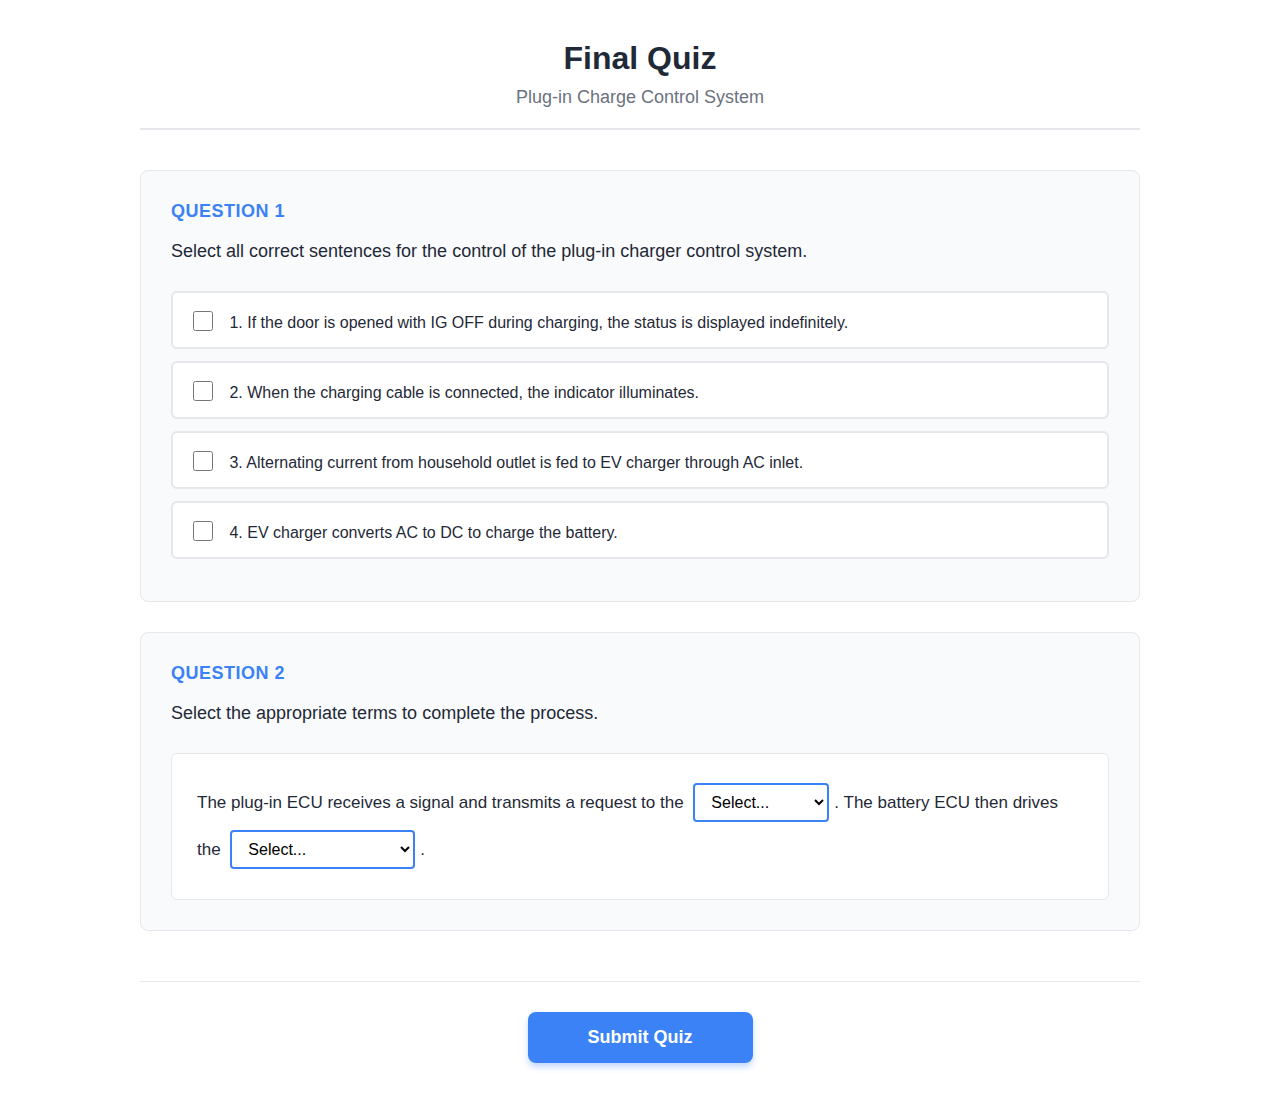
<file: res/quiz.html>
<!DOCTYPE html>
<html lang="en">
<head>
<meta charset="utf-8"/>
<meta content="width=device-width, initial-scale=1.0" name="viewport"/>
<title>Final Quiz</title>
<style>
/* ================================
   FULL SCREEN TARGET UI CSS
   ================================ */
* {
    margin: 0;
    padding: 0;
    box-sizing: border-box;
}

body {
    font-family: 'Segoe UI', Tahoma, Geneva, Verdana, sans-serif;
    background: #ffffff;
    color: #1f2937;
    min-height: 100vh;
    overflow-x: hidden;
}

/* Main Container - Full Screen */
.quiz-wrapper {
    width: 100%;
    max-width: 100%;
    min-height: 100vh;
    background: white;
    padding: 40px;
    border-radius: 0;
    box-shadow: none;
}

.quiz-content-container {
    max-width: 1000px; 
    margin: 0 auto;
}

/* Header */
.quiz-header {
    text-align: center;
    margin-bottom: 40px;
    padding-bottom: 20px;
    border-bottom: 2px solid #e5e7eb;
}

.quiz-header h1 {
    color: #1f2937;
    font-size: 32px;
    margin-bottom: 10px;
}

.quiz-header p {
    color: #6b7280;
    font-size: 18px;
}

/* Question Blocks */
.question-block {
    background: #f9fafb;
    border: 1px solid #e5e7eb;
    border-radius: 8px;
    padding: 30px;
    margin-bottom: 30px;
    transition: all 0.3s ease;
}

.question-block.correct {
    border-color: #10b981;
    background: #f0fdf4;
}

.question-block.incorrect {
    border-color: #ef4444;
    background: #fef2f2;
}

.question-number {
    color: #3b82f6;
    font-weight: 600;
    font-size: 18px;
    margin-bottom: 15px;
    text-transform: uppercase;
    letter-spacing: 0.5px;
}

.question-text {
    color: #1f2937;
    font-size: 18px;
    font-weight: 500;
    margin-bottom: 25px;
    line-height: 1.6;
}

/* Options */
.options {
    margin-top: 20px;
}

.options label {
    display: block;
    padding: 15px 20px;
    margin-bottom: 12px;
    background: white;
    border: 2px solid #e5e7eb;
    border-radius: 6px;
    cursor: pointer;
    transition: all 0.2s ease;
    font-size: 16px;
}

.options label:hover {
    border-color: #3b82f6;
    background: #eff6ff;
}

.options input[type="checkbox"] {
    margin-right: 12px;
    cursor: pointer;
    width: 20px;
    height: 20px;
    transform: translateY(3px);
}

/* Fill-in-the-Blank */
.fill-blank-content {
    background: white;
    padding: 25px;
    border-radius: 6px;
    line-height: 2.8;
    font-size: 17px;
    border: 1px solid #e5e7eb;
}

.select-dropdown {
    padding: 8px 12px;
    border: 2px solid #3b82f6;
    border-radius: 4px;
    font-size: 16px;
    font-weight: 500;
    background: white;
    cursor: pointer;
    margin: 0 5px;
    transition: all 0.2s ease;
}

.select-dropdown:hover {
    border-color: #2563eb;
    background: #eff6ff;
}

/* Commentary */
.commentary {
    margin-top: 25px;
    padding: 20px;
    background: #fef3c7;
    border-left: 5px solid #f59e0b;
    border-radius: 4px;
    animation: fadeIn 0.5s;
}

.commentary h4 {
    color: #92400e;
    font-size: 16px;
    margin-bottom: 8px;
    text-transform: uppercase;
    font-weight: 700;
}

/* Actions */
.quiz-actions {
    text-align: center;
    margin-top: 50px;
    padding-top: 30px;
    border-top: 1px solid #e5e7eb;
}

.btn-submit {
    background: #3b82f6;
    color: white;
    border: none;
    padding: 15px 60px;
    font-size: 18px;
    font-weight: 600;
    border-radius: 8px;
    cursor: pointer;
    transition: all 0.3s ease;
    box-shadow: 0 4px 6px rgba(59, 130, 246, 0.3);
}

.btn-submit:hover {
    background: #2563eb;
    transform: translateY(-2px);
    box-shadow: 0 6px 12px rgba(59, 130, 246, 0.4);
}

/* Results */
.results {
    background: linear-gradient(135deg, #667eea 0%, #764ba2 100%);
    color: white;
    padding: 40px;
    border-radius: 12px;
    text-align: center;
    margin-top: 40px;
    animation: slideUp 0.5s ease;
}

.results h2 {
    font-size: 36px;
    margin-bottom: 20px;
}

@keyframes fadeIn { from { opacity: 0; } to { opacity: 1; } }
@keyframes slideUp { from { transform: translateY(20px); opacity: 0; } to { transform: translateY(0); opacity: 1; } }
</style>
</head>
<body>

<div class="quiz-wrapper">
    <div class="quiz-content-container">
        <div class="quiz-header">
            <h1>Final Quiz</h1>
            <p>Plug-in Charge Control System</p>
        </div>

        <div id="viewer">
            <p style="text-align:center; color:#666;">Loading quiz data...</p>
        </div>
    </div>
</div>

<script src="quiz-data.js"></script>
<script>
//  const quizData = quizData;

 if(!Array.isArray(quizData) || quizData.length === 0) {
    document.getElementById("viewer").innerHTML = '<p style="text-align:center; color:#666;">No quiz data available.</p>';
    } else {    
    renderQuiz();
    }

// Initialize Quiz on Load by fetching JSON
window.addEventListener("load", async () => {
    if (typeof LMSInitialize_ === "function") LMSInitialize_("");
    
   
});

window.addEventListener("beforeunload", () => { 
    if (typeof LMSCommit_ === "function") LMSCommit_(); 
});

function renderQuiz() {
    const viewer = document.getElementById("viewer");
    
    let html = `<div id="quiz-container">`;

    quizData.forEach((q, index) => {
        // Wrapper Block
        html += `<div class="question-block" id="qblock_${index}">
                    <div class="question-number">Question ${index + 1}</div>
                    <div class="question-text">${q.text}</div>`;
        
        if (q.type === "fill-blank") {
            // Fill in the blank logic
            let contentHtml = q.content;
            
            contentHtml = contentHtml.replace(/\[KEY(\d+)\]/gi, (match, keyNum) => {
                let keyStr = "key" + keyNum;
                let optionsList = [];
                if (Array.isArray(q.dropdownOptions)) {
                    optionsList = q.dropdownOptions; 
                } else if (q.dropdownOptions[keyStr]) {
                    optionsList = q.dropdownOptions[keyStr];
                }
                let optionsHtml = optionsList.map(opt => 
                    `<option value="${opt.value}">${opt.text}</option>`
                ).join("");
                
                return `<select id="key${keyNum}_q${index}" name="key${keyNum}_q${index}" class="select-dropdown">${optionsHtml}</select>`;
            });
            
            html += `<div class="fill-blank-content">${contentHtml}</div>`;
        } else {
            // Multiple Choice Logic
            html += `<div class="options">`;
            q.options.forEach((opt, oIndex) => {
                html += `<label><input type="checkbox" name="q${index}" value="${oIndex + 1}"> ${oIndex + 1}. ${opt}</label>`;
            });
            html += `</div>`;
        }

        // Feedback Logic
        html += `   <div class="commentary" style="display:none;">
                        <h4>📋 Commentary</h4>
                        <p>${q.feedback}</p>
                    </div>
                 </div>`;
    });

    // Close container and add Submit button
    html += `  </div>
               <div class="quiz-actions">
                 <button class="btn-submit" onclick="gradeQuiz()">Submit Quiz</button>
               </div>`;
    
    viewer.innerHTML = html;
}

function gradeQuiz() {
    let score = 0;
    let allAnswered = true;

    function getSelectedCheckboxes(name) {
        const chosen = Array.from(document.querySelectorAll(`input[name='${name}']:checked`)).map(e => e.value);
        chosen.sort();
        return chosen.join("|");
    }

    function getDropdownValue(id) {
        const el = document.getElementById(id);
        return el ? el.value : "";
    }

    // Check if everything is answered
    quizData.forEach((q, index) => {
        if (q.type === "fill-blank") {
            for (let key in q.correct) {
                let keyNum = key.replace("key", ""); 
                let val = getDropdownValue(`key${keyNum}_q${index}`);
                if (!val) allAnswered = false;
            }
        } else {
            let val = getSelectedCheckboxes(`q${index}`);
            if (!val) allAnswered = false;
        }
    });

    if (!allAnswered) {
        alert("Please answer all questions before submitting.");
        return;
    }

    // Calculate Score & Show Feedback
    quizData.forEach((q, index) => {
        let isCorrect = false;
        if (q.type === "fill-blank") {
            let allKeysCorrect = true;
            for (let key in q.correct) {
                let keyNum = key.replace("key", "");
                let val = getDropdownValue(`key${keyNum}_q${index}`);
                if (val !== q.correct[key]) allKeysCorrect = false;
            }
            isCorrect = allKeysCorrect;
        } else {
            let val = getSelectedCheckboxes(`q${index}`);
            isCorrect = (val === q.correct);
        }
        
        mark(`qblock_${index}`, isCorrect);
        if (isCorrect) score++;
    });

    // Handle SCORM & Results
    if (typeof LMSSetValue_ === "function") {
        if (score === quizData.length) {
            LMSSetValue_("cmi.core.score.raw", "100");
            LMSSetValue_("cmi.core.lesson_status", "passed");
            LMSCommit_();
            showCompletionMessage(); // Call it here for 100% correct
            
            setTimeout(() => {
                if (typeof LMSFinish_ === "function") LMSFinish_("");
                window.close();
            }, 3000);
        } else {
            let pct = Math.round((score / quizData.length) * 100);
            LMSSetValue_("cmi.core.score.raw", String(pct));
            LMSSetValue_("cmi.core.lesson_status", "incomplete");
            LMSCommit_();
        }
    } else {
        // If no SCORM, still show completion for perfect score
        if (score === quizData.length) {
            showCompletionMessage();
        }
    }
}

function mark(blockId, ok) {
    const block = document.getElementById(blockId);
    if (!block) return;
    
    block.classList.remove("correct", "incorrect");
    block.classList.add(ok ? "correct" : "incorrect");
    
    const comm = block.querySelector(".commentary");
    if (comm) comm.style.display = ok ? "none" : "block";
}

function showCompletionMessage(){
    const viewer = document.getElementById("viewer");
    if (viewer) viewer.innerHTML = "";
    
    const overlay = document.createElement("div");
    overlay.style.position = "fixed";
    overlay.style.top = "0";
    overlay.style.left = "0";
    overlay.style.width = "100vw";
    overlay.style.height = "100vh";
    overlay.style.background = "linear-gradient(135deg, #667eea 0%, #764ba2 100%)";
    overlay.style.zIndex = "9998";
    overlay.style.display = "flex";
    overlay.style.alignItems = "center";
    overlay.style.justifyContent = "center";
    document.body.appendChild(overlay);
    
    const card = document.createElement("div");
    card.style.background = "white";
    card.style.borderRadius = "16px";
    card.style.padding = "60px 80px";
    card.style.textAlign = "center";
    card.style.boxShadow = "0 20px 60px rgba(0,0,0,0.3)";
    card.style.animation = "slideUp 0.6s ease";
    
    const checkmark = document.createElement("div");
    checkmark.style.width = "60px";
    checkmark.style.height = "60px";
    checkmark.style.borderRadius = "50%";
    checkmark.style.background = "#10b981";
    checkmark.style.margin = "0 auto 24px";
    checkmark.style.display = "flex";
    checkmark.style.alignItems = "center";
    checkmark.style.justifyContent = "center";
    checkmark.style.fontSize = "34px";
    checkmark.style.fontWeight = "bold";
    checkmark.style.color = "white";
    checkmark.innerHTML = "✓";

     
   
    
    const title = document.createElement("h2");
    title.textContent = "Course Completed";
    title.style.fontSize = "32px";
    title.style.fontWeight = "700";
    title.style.color = "#1f2937";
    title.style.marginBottom = "12px";
    
   
    
    card.appendChild(checkmark);
    card.appendChild(title);
    overlay.appendChild(card);
    
    const style = document.createElement("style");
    style.textContent = "@keyframes slideUp { from { transform: translateY(30px); opacity: 0; } to { transform: translateY(0); opacity: 1; } }";
    document.head.appendChild(style);

    setTimeout(() => {
        // Try to communicate with parent window to close modal
        if (window.parent && window.parent !== window) {
            window.parent.postMessage({ type: 'CLOSE_QUIZ_MODAL' }, '*');
        }
        
        // If in standalone mode, try window.close()
        window.close();
    }, 1500);

}

</script>

</body>
</html>
</file>
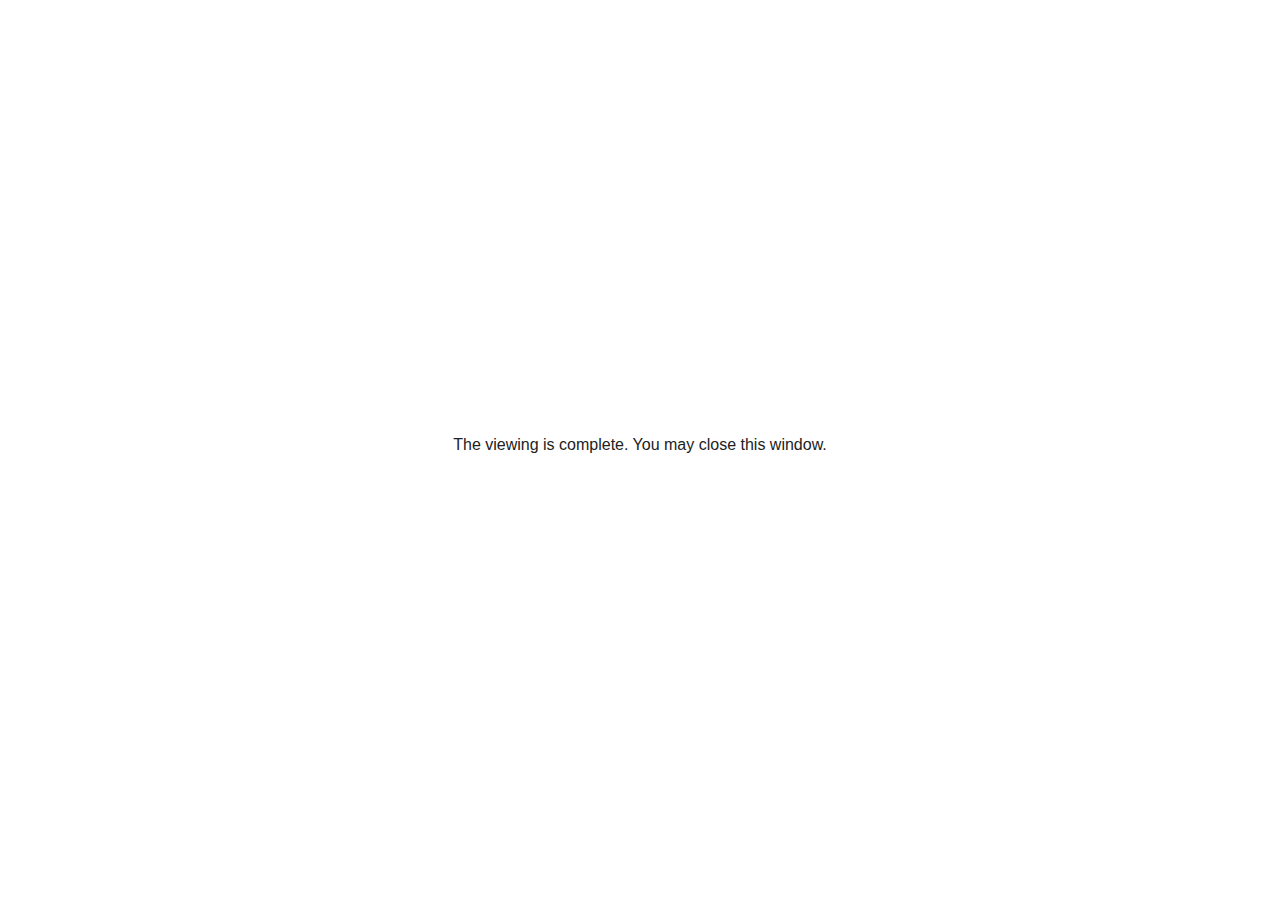
<file: res/data/goodbye.html>
<html>
<meta name="viewport" content="user-scalable=no, initial-scale=1, maximum-scale=1, minimum-scale=1" />
<body bgcolor="#ffffff">
<center style="position: absolute;margin: auto;top: 0;bottom: 0; left: 0; right: 0; height: 60px;">
<p style="font-family:Open Sans, Tahoma, Arial;  color:#222222;">
The viewing is complete. You may close this window.
</p>
</center>
</body></html>
</file>
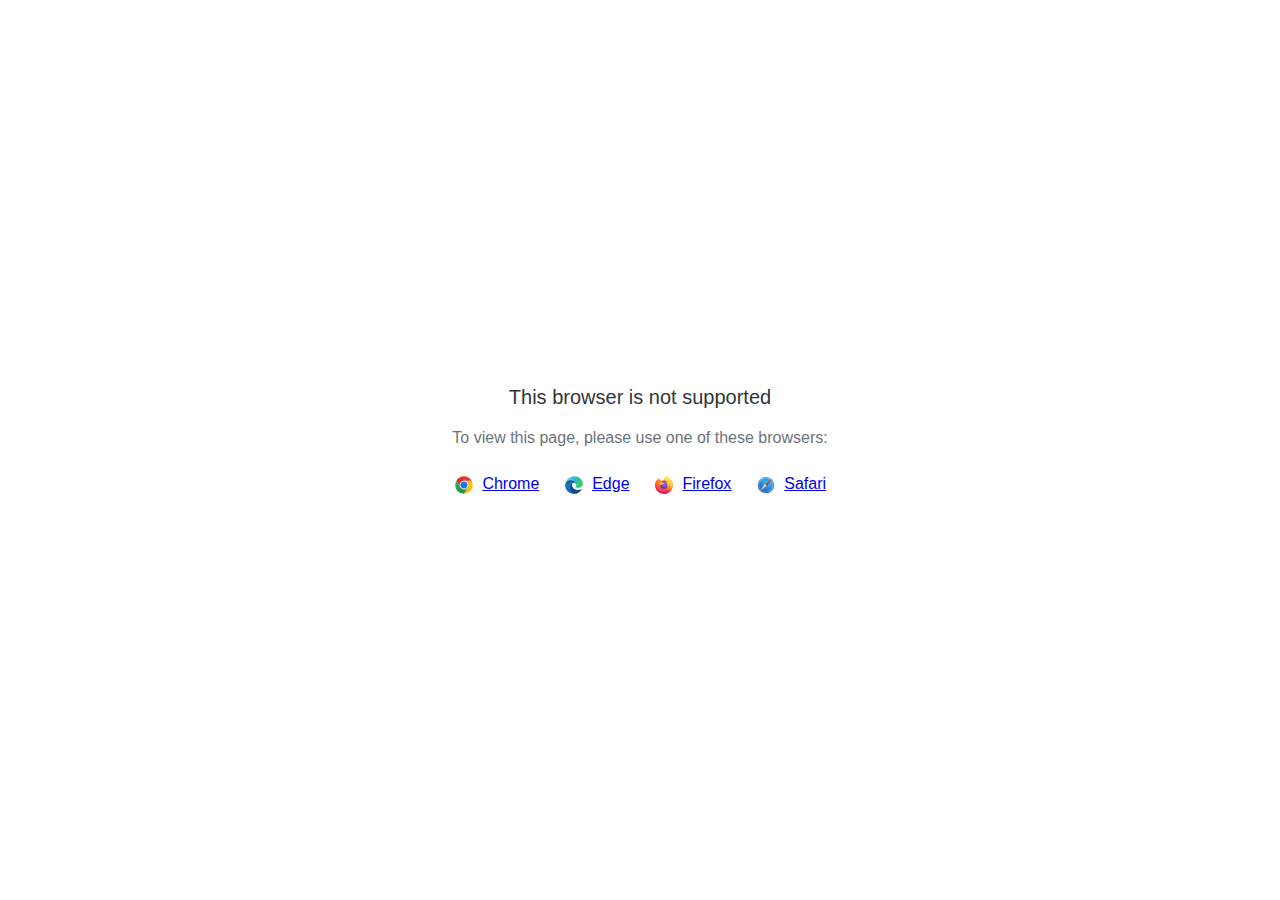
<file: res/data/html5-unsupported.html>
<html>
<head>
    <meta http-equiv="Content-Type" content="text/html;charset=utf-8"/>
    <meta name="viewport" content="width=device-width,initial-scale=1,maximum-scale=1">
    <meta name="format-detection" content="telephone=no">
    <meta name="apple-mobile-web-app-capable" content="yes">
    <meta name="apple-mobile-web-app-status-bar-style" content="black">
    <meta http-equiv="X-UA-Compatible" content="IE=edge">
    <meta name="msapplication-tap-highlight" content="no" />
    <title>Page Not Available</title>
    <style>
        body {
            background: #fff;
        }

        .banner {
            position: absolute;
            top: 50%;
            left: 50%;
            margin-left: -235px;
            margin-top: -67px;
            width: 470px;
            text-align: center;
            font-family: Roboto, Arial, Helvetica, sans-serif;
        }

        .title {
            margin-bottom: 16px;
            font-size: 20px;
            font-weight: 500;
            color: #323537;
            line-height: 28px;
        }

        .text {
            margin-bottom: 26px;
            font-size: 16px;
            color: #6C737B;
            line-height: 22px;
        }

        .browsers svg, .browsers a {
            display: inline-block;
            vertical-align: top;
        }

        .browsers a {
            font-size: 16px;
            margin-right: 20px;
            margin-left: 4px;
        }

        .browsers :last-child {
            margin-right: 0;
        }
    </style>
</head>
<body>
    <div class="banner">
        <div class="title">This browser is not supported</div>
        <div class="text">To view this page, please use one of these browsers:</div>
        <div class="browsers">
            <svg width="20" height="20" viewBox="0 0 20 20" fill="none" xmlns="http://www.w3.org/2000/svg">
                <path d="M10.0001 10.0001L13.789 12.1875L10.0001 18.7501C14.8326 18.7501 18.7501 14.8326 18.7501 10.0001C18.7501 8.40581 18.3216 6.91244 17.5766 5.625H10L10.0001 10.0001Z" fill="#FBBF12"/>
                <path d="M9.99999 1.25C6.76136 1.25 3.93585 3.01077 2.42285 5.6261L6.21103 12.1876L9.99999 10.0001V5.62507H17.5766C16.0634 3.01039 13.2382 1.25 9.99999 1.25Z" fill="url(#paint0_linear_579_2699)"/>
                <path d="M1.25005 10C1.25005 14.8325 5.16742 18.75 10 18.75L13.789 12.1875L10 10L6.21109 12.1875L2.42291 5.62598C1.67833 6.91306 1.25 8.40588 1.25 9.99988" fill="url(#paint1_linear_579_2699)"/>
                <path d="M14.3751 10.0001C14.3751 12.4163 12.4163 14.3751 10.0001 14.3751C7.58381 14.3751 5.625 12.4163 5.625 10.0001C5.625 7.58381 7.58381 5.625 10.0001 5.625C12.4163 5.625 14.3751 7.58381 14.3751 10.0001Z" fill="white"/>
                <path d="M13.5548 10.0001C13.5548 11.9633 11.9633 13.5548 10.0001 13.5548C8.03686 13.5548 6.44531 11.9633 6.44531 10.0001C6.44531 8.03686 8.03686 6.44531 10.0001 6.44531C11.9633 6.44531 13.5548 8.03686 13.5548 10.0001Z" fill="#1A73E8"/>
                <defs>
                    <linearGradient id="paint0_linear_579_2699" x1="5.04786" y1="6.71874" x2="12.965" y2="6.71874" gradientUnits="userSpaceOnUse">
                        <stop stop-color="#DB3328"/>
                        <stop offset="1" stop-color="#E53D30"/>
                    </linearGradient>
                    <linearGradient id="paint1_linear_579_2699" x1="4.58454" y1="7.18406" x2="7.82938" y2="12.8043" gradientUnits="userSpaceOnUse">
                        <stop stop-color="#32A651"/>
                        <stop offset="1" stop-color="#279847"/>
                    </linearGradient>
                </defs>
            </svg>
            <a href="https://www.google.com/chrome">Chrome</a>
            <svg width="20" height="20" viewBox="0 0 20 20" fill="none" xmlns="http://www.w3.org/2000/svg">
                <path d="M12.2449 9.92045C12.2449 8.25 10.5088 5.36648 6.59777 5.36648C2.68671 5.36648 1.25 8.62784 1.25 10.0199C1.25 5.0483 5.30074 1.25 10.1097 1.25C14.9188 1.25 18.75 4.84943 18.75 8.50852C18.75 11.7699 16.2956 12.9034 14.3002 12.9034C12.9832 12.9034 11.4866 12.4659 11.4866 11.7699C11.4866 11.233 12.2449 11.233 12.2449 9.92045Z" fill="url(#paint0_linear_579_2709)"/>
                <path d="M6.59777 5.36646C10.5088 5.36646 12.2449 8.24998 12.2449 9.92043C12.2449 9.93342 12.2448 9.94627 12.2446 9.95901C12.2249 8.84657 11.4738 7.79259 9.99002 7.79259C8.11431 7.79259 5.5801 10.338 5.91933 13.5C6.19087 16.031 8.33381 19.4261 12.9832 18.2329C12.9832 18.2329 12.1052 18.75 9.6508 18.75C5.30074 18.75 1.25 14.7727 1.25 10.2187C1.25 10.0981 1.25184 9.97975 1.25555 9.8637C1.35584 8.39889 2.82648 5.36646 6.59777 5.36646Z" fill="url(#paint1_linear_579_2709)"/>
                <path d="M6.59777 5.36646C10.5088 5.36646 12.2449 8.24998 12.2449 9.92043C12.2449 9.93342 12.2448 9.94627 12.2446 9.95901C12.2249 8.84657 11.4738 7.79259 9.99002 7.79259C8.11431 7.79259 5.5801 10.338 5.91933 13.5C6.19087 16.031 8.33381 19.4261 12.9832 18.2329C12.9832 18.2329 12.1052 18.75 9.6508 18.75C5.30074 18.75 1.25 14.7727 1.25 10.2187C1.25 10.0981 1.25184 9.97975 1.25555 9.8637C1.35584 8.39889 2.82648 5.36646 6.59777 5.36646Z" fill="url(#paint2_radial_579_2709)"/>
                <path d="M12.4415 18.4371C14.9324 17.7576 16.712 15.6377 17.0338 15.2101C17.393 14.7328 17.4928 14.4345 17.393 14.3351C17.2932 14.2357 17.1536 14.2555 16.7944 14.4345C16.4352 14.6135 14.32 15.4885 11.9056 14.7527C9.49107 14.0169 7.83486 12.1078 7.83486 9.99987C7.83486 8.36919 9.23166 7.79248 9.98993 7.79248C8.11422 7.79248 5.58001 10.3379 5.91923 13.4999C6.19077 16.0309 8.33371 19.426 12.9831 18.2328C12.9831 18.2328 12.821 18.3283 12.4415 18.4371Z" fill="#0E458A"/>
                <path d="M12.4415 18.4371C14.9324 17.7576 16.712 15.6377 17.0338 15.2101C17.393 14.7328 17.4928 14.4345 17.393 14.3351C17.2932 14.2357 17.1536 14.2555 16.7944 14.4345C16.4352 14.6135 14.32 15.4885 11.9056 14.7527C9.49107 14.0169 7.83486 12.1078 7.83486 9.99987C7.83486 8.36919 9.23166 7.79248 9.98993 7.79248C8.11422 7.79248 5.58001 10.3379 5.91923 13.4999C6.19077 16.0309 8.33371 19.426 12.9831 18.2328C12.9831 18.2328 12.821 18.3283 12.4415 18.4371Z" fill="url(#paint3_radial_579_2709)"/>
                <defs>
                    <linearGradient id="paint0_linear_579_2709" x1="17.7323" y1="11.5909" x2="0.61762" y2="7.54779" gradientUnits="userSpaceOnUse">
                        <stop stop-color="#3BCC50"/>
                        <stop offset="0.489583" stop-color="#2ABAD6"/>
                        <stop offset="1" stop-color="#7DCFE7"/>
                    </linearGradient>
                    <linearGradient id="paint1_linear_579_2709" x1="7.11659" y1="5.36646" x2="7.11659" y2="18.75" gradientUnits="userSpaceOnUse">
                        <stop stop-color="#035989"/>
                        <stop offset="0.265625" stop-color="#1175B6"/>
                        <stop offset="1" stop-color="#0470CF"/>
                    </linearGradient>
                    <radialGradient id="paint2_radial_579_2709" cx="0" cy="0" r="1" gradientUnits="userSpaceOnUse" gradientTransform="translate(6.83723 11.8693) rotate(59.2143) scale(5.92595 5.93561)">
                        <stop stop-color="#1284D8"/>
                        <stop offset="0.813899" stop-color="#1170B2" stop-opacity="0.767762"/>
                        <stop offset="1" stop-color="#0E649B" stop-opacity="0.65"/>
                    </radialGradient>
                    <radialGradient id="paint3_radial_579_2709" cx="0" cy="0" r="1" gradientUnits="userSpaceOnUse" gradientTransform="translate(11.6661 13.4999) rotate(77.9982) scale(4.79806 5.18015)">
                        <stop stop-color="#104890"/>
                        <stop offset="0.69943" stop-color="#12529E" stop-opacity="0.70624"/>
                        <stop offset="1" stop-color="#0E4584" stop-opacity="0.58"/>
                    </radialGradient>
                </defs>
            </svg>
            <a href="https://www.microsoft.com/edge">Edge</a>
            <svg width="20" height="20" viewBox="0 0 20 20" fill="none" xmlns="http://www.w3.org/2000/svg">
                <path d="M18.1191 6.70405C17.7385 5.78587 16.967 4.79462 16.3615 4.4815C16.8544 5.4501 17.1395 6.42162 17.2485 7.14652C17.2485 7.14652 17.2485 7.15163 17.2503 7.16113C16.2598 4.6861 14.5798 3.68791 13.2079 1.51504C13.1383 1.40543 13.069 1.29582 13.0012 1.17854C12.963 1.1124 12.932 1.05248 12.905 0.995851C12.8481 0.885984 12.8042 0.76987 12.7741 0.649844C12.7743 0.644144 12.7725 0.638558 12.7688 0.63417C12.7652 0.629782 12.7601 0.626904 12.7544 0.626094C12.749 0.624635 12.7434 0.624635 12.738 0.626094C12.7366 0.626756 12.7352 0.627617 12.734 0.628652C12.7318 0.628652 12.7296 0.63121 12.7274 0.63194L12.7311 0.627191C10.5302 1.91914 9.78353 4.30904 9.71499 5.5049C8.83549 5.56518 7.99455 5.88974 7.30189 6.43623C7.22949 6.37488 7.15379 6.31755 7.07512 6.26451C6.87551 5.56419 6.86708 4.82302 7.0507 4.11832C6.15057 4.52936 5.45059 5.17789 4.94165 5.75189H4.93764C4.5902 5.31089 4.61463 3.85634 4.63432 3.55272C4.63031 3.53372 4.37547 3.68535 4.34266 3.70837C4.03608 3.92756 3.7495 4.17357 3.48628 4.4435C3.18675 4.74784 2.9131 5.07672 2.66818 5.42671C2.1047 6.22702 1.70509 7.13132 1.49244 8.08735C1.48843 8.10635 1.48478 8.12608 1.48077 8.14544C1.46437 8.22254 1.40494 8.60946 1.39437 8.6935V8.71286C1.3169 9.11266 1.26865 9.5176 1.25 9.92444V9.96938C1.25 14.8186 5.17279 18.75 10.0114 18.75C14.345 18.75 17.943 15.5968 18.6477 11.455C18.6623 11.3428 18.6743 11.2295 18.6875 11.1163C18.8617 9.61022 18.6681 8.02743 18.1191 6.70405ZM8.02046 13.5774C8.06129 13.5968 8.09994 13.6183 8.14186 13.6373L8.14769 13.641C8.10577 13.6205 8.06311 13.5993 8.02082 13.5774H8.02046ZM17.251 7.16515V7.15675V7.16625V7.16515Z" fill="url(#paint0_linear_579_2717)"/>
                <path d="M18.119 6.704C17.7384 5.78582 16.9669 4.79457 16.3614 4.48145C16.8543 5.45005 17.1394 6.42157 17.2484 7.14647V7.16437C18.0752 9.41067 17.6246 11.695 16.9757 13.0907C15.9716 15.25 13.541 17.4635 9.73602 17.3557C5.62839 17.2388 2.0071 14.1802 1.33082 10.1776C1.20759 9.54586 1.33082 9.22543 1.39279 8.71281C1.31733 9.10778 1.28853 9.22214 1.25098 9.92439V9.96933C1.25098 14.8185 5.17377 18.7499 10.0124 18.7499C14.346 18.7499 17.944 15.5968 18.6487 11.4549C18.6633 11.3428 18.6753 11.2295 18.6884 11.1162C18.8616 9.61017 18.668 8.02738 18.119 6.704Z" fill="url(#paint1_radial_579_2717)"/>
                <path d="M18.119 6.704C17.7384 5.78582 16.9669 4.79457 16.3614 4.48145C16.8543 5.45005 17.1394 6.42157 17.2484 7.14647V7.16437C18.0752 9.41067 17.6246 11.695 16.9757 13.0907C15.9716 15.25 13.541 17.4635 9.73602 17.3557C5.62839 17.2388 2.0071 14.1802 1.33082 10.1776C1.20759 9.54586 1.33082 9.22543 1.39279 8.71281C1.31733 9.10778 1.28853 9.22214 1.25098 9.92439V9.96933C1.25098 14.8185 5.17377 18.7499 10.0124 18.7499C14.346 18.7499 17.944 15.5968 18.6487 11.4549C18.6633 11.3428 18.6753 11.2295 18.6884 11.1162C18.8616 9.61017 18.668 8.02738 18.119 6.704Z" fill="url(#paint2_radial_579_2717)"/>
                <path d="M13.8612 7.73587C13.8806 7.74939 13.8977 7.7629 13.9159 7.77642C13.696 7.38513 13.4221 7.02694 13.1022 6.71246C10.3788 3.98314 12.3884 0.794172 12.7271 0.631947L12.7307 0.627197C10.5298 1.91915 9.78314 4.30905 9.7146 5.50491C9.81668 5.49797 9.9184 5.4892 10.0223 5.4892C11.6647 5.4892 13.0953 6.39459 13.8612 7.73587Z" fill="url(#paint3_radial_579_2717)"/>
                <path d="M10.028 8.28118C10.0138 8.5004 9.24382 9.25307 8.97441 9.25307C6.48292 9.25307 6.07861 10.7635 6.07861 10.7635C6.18798 12.0357 7.07244 13.0833 8.14245 13.6375C8.19131 13.6627 8.24052 13.6854 8.28828 13.708C8.37396 13.7446 8.46 13.7811 8.54567 13.8136C8.91262 13.9433 9.29689 14.0172 9.68568 14.0329C14.0525 14.2382 14.8991 8.80001 11.7473 7.22087C12.5541 7.08021 13.3919 7.40575 13.8597 7.73495C13.0941 6.39367 11.6631 5.48828 10.0207 5.48828C9.91682 5.48828 9.81511 5.49705 9.71303 5.50399C8.83417 5.56502 7.99404 5.88994 7.30212 6.43642C7.43591 6.55005 7.58685 6.70131 7.90439 7.0148C8.5001 7.60378 10.0247 8.20993 10.028 8.28118Z" fill="url(#paint4_radial_579_2717)"/>
                <path d="M10.028 8.28118C10.0138 8.5004 9.24382 9.25307 8.97441 9.25307C6.48292 9.25307 6.07861 10.7635 6.07861 10.7635C6.18798 12.0357 7.07244 13.0833 8.14245 13.6375C8.19131 13.6627 8.24052 13.6854 8.28828 13.708C8.37396 13.7446 8.46 13.7811 8.54567 13.8136C8.91262 13.9433 9.29689 14.0172 9.68568 14.0329C14.0525 14.2382 14.8991 8.80001 11.7473 7.22087C12.5541 7.08021 13.3919 7.40575 13.8597 7.73495C13.0941 6.39367 11.6631 5.48828 10.0207 5.48828C9.91682 5.48828 9.81511 5.49705 9.71303 5.50399C8.83417 5.56502 7.99404 5.88994 7.30212 6.43642C7.43591 6.55005 7.58685 6.70131 7.90439 7.0148C8.5001 7.60378 10.0247 8.20993 10.028 8.28118Z" fill="url(#paint5_radial_579_2717)"/>
                <path d="M6.89479 6.14439C6.96588 6.19043 7.02421 6.22916 7.07708 6.2646C6.87746 5.56428 6.86903 4.82311 7.05265 4.11841C6.15252 4.52945 5.45255 5.17799 4.9436 5.75198C4.9848 5.75089 6.2557 5.72787 6.89479 6.14439Z" fill="url(#paint6_radial_579_2717)"/>
                <path d="M1.33119 10.1776C2.00747 14.1802 5.62876 17.2388 9.7393 17.3557C13.5443 17.4635 15.9735 15.25 16.979 13.0907C17.6279 11.6946 18.0785 9.41068 17.2517 7.16437V7.14756C17.2517 7.14976 17.2517 7.15268 17.2535 7.16218C17.5641 9.1962 16.532 11.1667 14.9184 12.4992C14.9167 12.5029 14.9152 12.5067 14.9137 12.5105C11.7692 15.0765 8.76042 14.0586 8.15123 13.6431C8.10893 13.6227 8.06628 13.6015 8.02399 13.5796C6.19056 12.7027 5.43334 11.0274 5.59558 9.5919C4.04797 9.5919 3.52007 8.28314 3.52007 8.28314C3.52007 8.28314 4.90982 7.29006 6.74143 8.1538C8.43778 8.95396 10.031 8.2835 10.031 8.28314C10.0277 8.21189 8.50304 7.60391 7.90842 7.01676C7.59088 6.70327 7.43995 6.55201 7.30615 6.43838C7.23375 6.37702 7.15805 6.3197 7.07939 6.26665C7.02725 6.23012 6.97001 6.19358 6.8971 6.14645C6.25801 5.72992 4.98711 5.75294 4.94518 5.75404H4.94117C4.59374 5.31303 4.61816 3.85849 4.63785 3.55487C4.63384 3.53587 4.379 3.68749 4.34619 3.71051C4.03961 3.92971 3.75303 4.17571 3.48981 4.44564C3.19028 4.74999 2.91663 5.07887 2.67171 5.42886C2.10823 6.22916 1.70862 7.13347 1.49597 8.08949C1.48904 8.1063 1.17734 9.47023 1.33119 10.1776Z" fill="url(#paint7_radial_579_2717)"/>
                <path d="M13.1024 6.71246C13.4222 7.02693 13.6962 7.38513 13.9161 7.77642C13.9616 7.81071 14.0055 7.8473 14.0473 7.88603C16.0335 9.71873 14.9945 12.3132 14.9154 12.4996C16.529 11.1671 17.5611 9.19662 17.2505 7.16259C16.2599 4.6861 14.58 3.68791 13.2081 1.51504C13.1385 1.40543 13.0692 1.29582 13.0014 1.17854C12.9631 1.1124 12.9321 1.05248 12.9051 0.995851C12.8483 0.885984 12.8044 0.76987 12.7742 0.649844C12.7745 0.644144 12.7726 0.638559 12.769 0.63417C12.7653 0.629782 12.7602 0.626904 12.7546 0.626094C12.7492 0.624635 12.7435 0.624635 12.7382 0.626094C12.7367 0.626756 12.7354 0.627617 12.7341 0.628652C12.732 0.628652 12.7298 0.63121 12.7276 0.63194C12.3885 0.794165 10.379 3.98313 13.1024 6.71246Z" fill="url(#paint8_radial_579_2717)"/>
                <path d="M14.0464 7.88413C14.0046 7.8454 13.9608 7.80882 13.9152 7.77452C13.8973 7.761 13.8787 7.74748 13.8605 7.73396C13.3928 7.40513 12.555 7.07922 11.7482 7.21989C14.8995 8.79902 14.0534 14.2372 9.68654 14.0319C9.29775 14.0163 8.91348 13.9424 8.54653 13.8126C8.46085 13.7805 8.37481 13.7451 8.28914 13.7071C8.23956 13.6844 8.19034 13.6618 8.14331 13.6365L8.14914 13.6402C8.75834 14.0567 11.7671 15.0746 14.9116 12.5075C14.9116 12.5075 14.9134 12.5028 14.9163 12.4962C14.9943 12.3132 16.0334 9.71866 14.0464 7.88413Z" fill="url(#paint9_radial_579_2717)"/>
                <path d="M6.07833 10.7635C6.07833 10.7635 6.48264 9.25306 8.97412 9.25306C9.24354 9.25306 10.0135 8.49966 10.0277 8.28117C10.0419 8.06268 8.43455 8.95199 6.7382 8.15183C4.90659 7.28809 3.51685 8.28117 3.51685 8.28117C3.51685 8.28117 4.04475 9.58993 5.59235 9.58993C5.43012 11.0255 6.18733 12.6992 8.02076 13.5776C8.06159 13.597 8.10024 13.6185 8.14217 13.6375C7.07215 13.0843 6.18879 12.0357 6.07833 10.7635Z" fill="url(#paint10_radial_579_2717)"/>
                <path d="M18.1191 6.70405C17.7385 5.78587 16.967 4.79462 16.3615 4.4815C16.8544 5.4501 17.1395 6.42162 17.2485 7.14652C17.2485 7.14652 17.2485 7.15163 17.2503 7.16113C16.2598 4.6861 14.5798 3.68791 13.2079 1.51504C13.1383 1.40543 13.069 1.29582 13.0012 1.17854C12.963 1.1124 12.932 1.05248 12.905 0.995851C12.8481 0.885984 12.8042 0.76987 12.7741 0.649844C12.7743 0.644144 12.7725 0.638558 12.7688 0.63417C12.7652 0.629782 12.7601 0.626904 12.7544 0.626094C12.749 0.624635 12.7434 0.624635 12.738 0.626094C12.7366 0.626756 12.7352 0.627617 12.734 0.628652C12.7318 0.628652 12.7296 0.63121 12.7274 0.63194L12.7311 0.627191C10.5302 1.91914 9.78353 4.30904 9.71499 5.5049C9.81707 5.49796 9.91878 5.48919 10.0227 5.48919C11.6651 5.48919 13.0957 6.39458 13.8616 7.73586C13.3939 7.40703 12.5561 7.08111 11.7493 7.22178C14.9007 8.80092 14.0545 14.2391 9.68764 14.0338C9.29885 14.0182 8.91458 13.9443 8.54763 13.8145C8.46196 13.7824 8.37592 13.747 8.29024 13.709C8.24066 13.6863 8.19144 13.6636 8.14441 13.6384L8.15025 13.6421C8.10796 13.6216 8.0653 13.6004 8.02301 13.5785C8.06384 13.5979 8.10249 13.6194 8.14441 13.6384C7.07221 13.0842 6.18885 12.0356 6.07839 10.7633C6.07839 10.7633 6.4827 9.25288 8.97418 9.25288C9.2436 9.25288 10.0136 8.49949 10.0278 8.28099C10.0245 8.20975 8.49987 7.60177 7.90525 7.01462C7.58771 6.70113 7.43678 6.54986 7.30298 6.43623C7.23058 6.37488 7.15488 6.31755 7.07622 6.26451C6.87661 5.56419 6.86817 4.82302 7.05179 4.11832C6.15166 4.52936 5.45169 5.17789 4.94275 5.75189H4.93874C4.5913 5.31089 4.61572 3.85634 4.63541 3.55272C4.6314 3.53372 4.37657 3.68535 4.34375 3.70837C4.03717 3.92756 3.75059 4.17357 3.48738 4.4435C3.18785 4.74784 2.9142 5.07672 2.66928 5.42671C2.1058 6.22702 1.70618 7.13132 1.49353 8.08735C1.48952 8.10635 1.48588 8.12608 1.48187 8.14544C1.46546 8.22254 1.39109 8.61494 1.38088 8.69898C1.38088 8.70556 1.38088 8.69277 1.38088 8.69898C1.31262 9.10444 1.26891 9.51368 1.25 9.92444V9.96938C1.25 14.8186 5.17279 18.75 10.0114 18.75C14.345 18.75 17.943 15.5968 18.6477 11.455C18.6623 11.3428 18.6743 11.2295 18.6875 11.1163C18.8617 9.61022 18.6681 8.02743 18.1191 6.70405ZM17.25 7.15492V7.16442V7.15492Z" fill="url(#paint11_linear_579_2717)"/>
                <defs>
                    <linearGradient id="paint0_linear_579_2717" x1="16.9594" y1="3.43288" x2="2.3837" y2="17.4648" gradientUnits="userSpaceOnUse">
                        <stop offset="0.05" stop-color="#FFF44F"/>
                        <stop offset="0.11" stop-color="#FFE847"/>
                        <stop offset="0.22" stop-color="#FFC830"/>
                        <stop offset="0.37" stop-color="#FF980E"/>
                        <stop offset="0.4" stop-color="#FF8B16"/>
                        <stop offset="0.46" stop-color="#FF672A"/>
                        <stop offset="0.53" stop-color="#FF3647"/>
                        <stop offset="0.7" stop-color="#E31587"/>
                    </linearGradient>
                    <radialGradient id="paint1_radial_579_2717" cx="0" cy="0" r="1" gradientUnits="userSpaceOnUse" gradientTransform="translate(16.287 2.63668) scale(18.2654 18.3055)">
                        <stop offset="0.13" stop-color="#FFBD4F"/>
                        <stop offset="0.19" stop-color="#FFAC31"/>
                        <stop offset="0.25" stop-color="#FF9D17"/>
                        <stop offset="0.28" stop-color="#FF980E"/>
                        <stop offset="0.4" stop-color="#FF563B"/>
                        <stop offset="0.47" stop-color="#FF3750"/>
                        <stop offset="0.71" stop-color="#F5156C"/>
                        <stop offset="0.78" stop-color="#EB0878"/>
                        <stop offset="0.86" stop-color="#E50080"/>
                    </radialGradient>
                    <radialGradient id="paint2_radial_579_2717" cx="0" cy="0" r="1" gradientUnits="userSpaceOnUse" gradientTransform="translate(9.61279 10.1202) scale(18.2654 18.3055)">
                        <stop offset="0.3" stop-color="#960E18"/>
                        <stop offset="0.35" stop-color="#B11927" stop-opacity="0.74"/>
                        <stop offset="0.43" stop-color="#DB293D" stop-opacity="0.34"/>
                        <stop offset="0.5" stop-color="#F5334B" stop-opacity="0.09"/>
                        <stop offset="0.53" stop-color="#FF3750" stop-opacity="0"/>
                    </radialGradient>
                    <radialGradient id="paint3_radial_579_2717" cx="0" cy="0" r="1" gradientUnits="userSpaceOnUse" gradientTransform="translate(11.8153 -1.51753) scale(13.2325 13.2615)">
                        <stop offset="0.13" stop-color="#FFF44F"/>
                        <stop offset="0.25" stop-color="#FFDC3E"/>
                        <stop offset="0.51" stop-color="#FF9D12"/>
                        <stop offset="0.53" stop-color="#FF980E"/>
                    </radialGradient>
                    <radialGradient id="paint4_radial_579_2717" cx="0" cy="0" r="1" gradientUnits="userSpaceOnUse" gradientTransform="translate(7.59304 14.9021) scale(8.69686 8.71594)">
                        <stop offset="0.35" stop-color="#3A8EE6"/>
                        <stop offset="0.47" stop-color="#5C79F0"/>
                        <stop offset="0.67" stop-color="#9059FF"/>
                        <stop offset="1" stop-color="#C139E6"/>
                    </radialGradient>
                    <radialGradient id="paint5_radial_579_2717" cx="0" cy="0" r="1" gradientUnits="userSpaceOnUse" gradientTransform="translate(9.87545 7.94492) rotate(-13.9265) scale(4.60823 5.42407)">
                        <stop offset="0.21" stop-color="#9059FF" stop-opacity="0"/>
                        <stop offset="0.28" stop-color="#8C4FF3" stop-opacity="0.06"/>
                        <stop offset="0.75" stop-color="#7716A8" stop-opacity="0.45"/>
                        <stop offset="0.97" stop-color="#6E008B" stop-opacity="0.6"/>
                    </radialGradient>
                    <radialGradient id="paint6_radial_579_2717" cx="0" cy="0" r="1" gradientUnits="userSpaceOnUse" gradientTransform="translate(9.38226 1.88781) scale(6.25678 6.27051)">
                        <stop stop-color="#FFE226"/>
                        <stop offset="0.12" stop-color="#FFDB27"/>
                        <stop offset="0.3" stop-color="#FFC82A"/>
                        <stop offset="0.5" stop-color="#FFA930"/>
                        <stop offset="0.73" stop-color="#FF7E37"/>
                        <stop offset="0.79" stop-color="#FF7139"/>
                    </radialGradient>
                    <radialGradient id="paint7_radial_579_2717" cx="0" cy="0" r="1" gradientUnits="userSpaceOnUse" gradientTransform="translate(14.3005 -2.08939) scale(26.6943 26.7529)">
                        <stop offset="0.11" stop-color="#FFF44F"/>
                        <stop offset="0.46" stop-color="#FF980E"/>
                        <stop offset="0.62" stop-color="#FF5634"/>
                        <stop offset="0.72" stop-color="#FF3647"/>
                        <stop offset="0.9" stop-color="#E31587"/>
                    </radialGradient>
                    <radialGradient id="paint8_radial_579_2717" cx="0" cy="0" r="1" gradientUnits="userSpaceOnUse" gradientTransform="translate(11.72 0.833589) rotate(84.2447) scale(19.4998 12.7839)">
                        <stop stop-color="#FFF44F"/>
                        <stop offset="0.06" stop-color="#FFE847"/>
                        <stop offset="0.17" stop-color="#FFC830"/>
                        <stop offset="0.3" stop-color="#FF980E"/>
                        <stop offset="0.36" stop-color="#FF8B16"/>
                        <stop offset="0.45" stop-color="#FF672A"/>
                        <stop offset="0.57" stop-color="#FF3647"/>
                        <stop offset="0.74" stop-color="#E31587"/>
                    </radialGradient>
                    <radialGradient id="paint9_radial_579_2717" cx="0" cy="0" r="1" gradientUnits="userSpaceOnUse" gradientTransform="translate(9.23484 4.20996) scale(16.6653 16.7019)">
                        <stop offset="0.14" stop-color="#FFF44F"/>
                        <stop offset="0.48" stop-color="#FF980E"/>
                        <stop offset="0.59" stop-color="#FF5634"/>
                        <stop offset="0.66" stop-color="#FF3647"/>
                        <stop offset="0.9" stop-color="#E31587"/>
                    </radialGradient>
                    <radialGradient id="paint10_radial_579_2717" cx="0" cy="0" r="1" gradientUnits="userSpaceOnUse" gradientTransform="translate(13.6341 5.18793) scale(18.2402 18.2803)">
                        <stop offset="0.09" stop-color="#FFF44F"/>
                        <stop offset="0.23" stop-color="#FFE141"/>
                        <stop offset="0.51" stop-color="#FFAF1E"/>
                        <stop offset="0.63" stop-color="#FF980E"/>
                    </radialGradient>
                    <linearGradient id="paint11_linear_579_2717" x1="16.7844" y1="3.35761" x2="4.38152" y2="15.7337" gradientUnits="userSpaceOnUse">
                        <stop offset="0.17" stop-color="#FFF44F" stop-opacity="0.8"/>
                        <stop offset="0.27" stop-color="#FFF44F" stop-opacity="0.63"/>
                        <stop offset="0.49" stop-color="#FFF44F" stop-opacity="0.22"/>
                        <stop offset="0.6" stop-color="#FFF44F" stop-opacity="0"/>
                    </linearGradient>
                </defs>
            </svg>
            <a href="https://www.mozilla.org/firefox">Firefox</a>
            <svg width="20" height="20" viewBox="0 0 20 20" fill="none" xmlns="http://www.w3.org/2000/svg">
                <path d="M10 18.75C14.8325 18.75 18.75 14.8325 18.75 10C18.75 5.16751 14.8325 1.25 10 1.25C5.16751 1.25 1.25 5.16751 1.25 10C1.25 14.8325 5.16751 18.75 10 18.75Z" fill="url(#paint0_linear_579_2734)"/>
                <path d="M10 18.0938C14.4701 18.0938 18.0938 14.4701 18.0938 10C18.0938 5.52995 14.4701 1.90625 10 1.90625C5.52995 1.90625 1.90625 5.52995 1.90625 10C1.90625 14.4701 5.52995 18.0938 10 18.0938Z" fill="url(#paint1_radial_579_2734)"/>
                <path d="M10.0137 3.87498C9.95897 3.87498 9.91113 3.83399 9.91113 3.7793V2.35057C9.91113 2.29588 9.95897 2.25488 10.0137 2.25488C10.0683 2.25488 10.1162 2.29588 10.1162 2.35057V3.7793C10.1093 3.83399 10.0683 3.87498 10.0137 3.87498Z" fill="#F3F3F3"/>
                <path d="M10.0137 3.88182C9.95214 3.88182 9.9043 3.83397 9.9043 3.77929V2.35058C9.9043 2.29589 9.95214 2.24805 10.0137 2.24805C10.0752 2.24805 10.123 2.29589 10.123 2.35058V3.77929C10.123 3.83397 10.0684 3.88182 10.0137 3.88182ZM10.0137 2.26167C9.96583 2.26167 9.91799 2.30273 9.91799 2.35058V3.77929C9.91799 3.82713 9.95898 3.8682 10.0137 3.8682C10.0615 3.8682 10.1093 3.82713 10.1093 3.77929V2.35058C10.1026 2.30273 10.0615 2.26167 10.0137 2.26167Z" fill="white"/>
                <path d="M10.6972 3.10941C10.6426 3.10257 10.6016 3.06157 10.6016 3.00688L10.6494 2.37108C10.6562 2.31646 10.7041 2.2754 10.7588 2.28224C10.8135 2.28909 10.8545 2.33015 10.8545 2.38484L10.8066 3.02057C10.7998 3.07526 10.7519 3.11626 10.6972 3.10948V3.10941Z" fill="#F3F3F3"/>
                <path d="M10.6973 3.1164C10.6357 3.10955 10.5947 3.06171 10.5947 3.00702L10.6426 2.37123C10.6494 2.31661 10.6973 2.26877 10.7588 2.27554C10.8203 2.28239 10.8613 2.3303 10.8613 2.38492L10.8135 3.02071C10.8066 3.08224 10.7588 3.12324 10.6973 3.1164ZM10.7588 2.28923C10.7109 2.28923 10.663 2.32346 10.663 2.3713L10.6152 3.00709C10.6152 3.05486 10.6494 3.09593 10.7041 3.10271C10.7519 3.10271 10.7998 3.06855 10.7998 3.02071L10.8476 2.38492C10.8476 2.33708 10.8066 2.29608 10.7587 2.28923H10.7588Z" fill="white"/>
                <path d="M11.2099 3.99815C11.1551 3.98447 11.121 3.93662 11.1278 3.88193L11.4081 2.48051C11.4218 2.4259 11.4696 2.39167 11.5243 2.40536C11.579 2.41905 11.6131 2.4669 11.6063 2.52158L11.326 3.923C11.3192 3.97078 11.2645 4.005 11.2098 3.99815H11.2099Z" fill="#F3F3F3"/>
                <path d="M11.2101 4.00462C11.1485 3.99093 11.1144 3.93625 11.1212 3.88156L11.4015 2.48016C11.4152 2.42554 11.4699 2.38447 11.5313 2.39816C11.5928 2.41185 11.6271 2.46654 11.6202 2.52123L11.34 3.92263C11.3263 3.97724 11.2716 4.01147 11.2101 4.00462ZM11.5313 2.41185C11.4835 2.40501 11.4356 2.43231 11.4219 2.48023L11.1418 3.88163C11.1349 3.9294 11.1622 3.97724 11.2169 3.991C11.2647 3.99778 11.3126 3.9704 11.3263 3.92256L11.6065 2.52123C11.6134 2.46654 11.5792 2.42554 11.5313 2.41185Z" fill="white"/>
                <path d="M12.0302 3.38287C12.0172 3.37973 12.0049 3.37405 11.9941 3.36617C11.9832 3.35828 11.9741 3.34834 11.9671 3.33691C11.9601 3.32548 11.9554 3.31279 11.9534 3.29956C11.9513 3.28633 11.9519 3.27282 11.955 3.2598L12.1259 2.64462C12.1395 2.58993 12.1942 2.56255 12.2489 2.57624C12.3036 2.58993 12.3378 2.64462 12.3242 2.69931L12.1532 3.31456C12.1395 3.36918 12.0849 3.39656 12.0302 3.38287Z" fill="#F3F3F3"/>
                <path d="M12.0302 3.38948C11.9756 3.37579 11.9346 3.31426 11.9551 3.25965L12.126 2.64433C12.1396 2.58972 12.2011 2.55549 12.2558 2.56918C12.3105 2.58287 12.3515 2.6444 12.331 2.69902L12.1601 3.31433C12.1464 3.36895 12.0918 3.40317 12.0303 3.38948H12.0302ZM12.2558 2.58972C12.208 2.57603 12.1533 2.6034 12.1396 2.65125L11.9688 3.26642C11.9551 3.31426 11.9824 3.36218 12.0371 3.37579C12.0849 3.38948 12.1396 3.36218 12.1533 3.31433L12.3242 2.69902C12.331 2.65125 12.3037 2.6034 12.2558 2.58964V2.58972Z" fill="white"/>
                <path d="M12.3652 4.34683C12.3105 4.3263 12.2901 4.26477 12.3105 4.21692L12.8574 2.89759C12.8778 2.84975 12.9394 2.82237 12.9872 2.84975C13.042 2.87021 13.0625 2.93181 13.042 2.97958L12.4951 4.29892C12.4746 4.34683 12.413 4.37414 12.3653 4.34683H12.3652Z" fill="#F3F3F3"/>
                <path d="M12.3653 4.35357C12.339 4.34356 12.3178 4.32354 12.3062 4.29791C12.2947 4.27227 12.2938 4.24311 12.3037 4.21681L12.8506 2.89746C12.8711 2.84277 12.9327 2.82224 12.9942 2.84277C13.0205 2.85278 13.0417 2.8728 13.0532 2.89843C13.0648 2.92407 13.0657 2.95323 13.0557 2.97953L12.5089 4.29888C12.4815 4.35357 12.4199 4.38088 12.3653 4.35357ZM12.9874 2.85646C12.9395 2.836 12.8848 2.85646 12.8643 2.90431L12.3174 4.22366C12.2969 4.2715 12.3243 4.31934 12.3721 4.33988C12.4199 4.36034 12.4746 4.33988 12.4952 4.29204L13.0421 2.97268C13.0557 2.93161 13.0352 2.87693 12.9874 2.85646Z" fill="white"/>
                <path d="M13.288 3.90926C13.2401 3.88188 13.2196 3.82719 13.2401 3.77935L13.5272 3.21202C13.5545 3.16411 13.6092 3.14358 13.6639 3.17095C13.7118 3.19833 13.7322 3.25302 13.7118 3.30079L13.4246 3.86819C13.3973 3.91603 13.3426 3.93664 13.2879 3.90926H13.288Z" fill="#F3F3F3"/>
                <path d="M13.288 3.91591C13.2332 3.88853 13.2128 3.827 13.2401 3.77231L13.5272 3.20498C13.5545 3.15022 13.6161 3.12975 13.6707 3.15706C13.7254 3.18444 13.746 3.24597 13.7186 3.30066L13.4315 3.868C13.4041 3.92268 13.3426 3.94322 13.2879 3.91584L13.288 3.91591ZM13.664 3.17075C13.6161 3.15029 13.5614 3.16391 13.5409 3.21175L13.2538 3.77916C13.2333 3.82015 13.2538 3.87484 13.2948 3.90222C13.3426 3.92268 13.3973 3.90906 13.4178 3.86122L13.705 3.29382C13.7254 3.25282 13.705 3.19813 13.664 3.17075Z" fill="white"/>
                <path d="M13.425 4.92103C13.3772 4.88688 13.3635 4.82534 13.3976 4.78435L14.1906 3.60168C14.2179 3.55383 14.2795 3.54699 14.3273 3.57437C14.3752 3.60852 14.3888 3.67005 14.3547 3.71105L13.5617 4.89372C13.5344 4.94156 13.4728 4.95525 13.425 4.92103Z" fill="#F3F3F3"/>
                <path d="M13.4248 4.92767C13.377 4.89352 13.3633 4.82514 13.3907 4.7773L14.1836 3.59466C14.2178 3.54682 14.2793 3.53313 14.334 3.56735C14.3818 3.60151 14.3955 3.66988 14.3682 3.71772L13.5752 4.90036C13.541 4.9482 13.4727 4.96182 13.4248 4.92767ZM14.3271 3.58104C14.2862 3.55367 14.2246 3.56051 14.1973 3.60151L13.4043 4.78414C13.377 4.82507 13.3906 4.87983 13.4317 4.90714C13.4727 4.93451 13.5342 4.92767 13.5615 4.88667L14.3545 3.71088C14.3818 3.66988 14.3682 3.60835 14.3271 3.58104Z" fill="white"/>
                <path d="M14.4229 4.66788C14.3819 4.63366 14.3683 4.57213 14.4024 4.53113L14.7989 4.0321C14.833 3.99117 14.8946 3.98425 14.9355 4.01848C14.9766 4.05263 14.9902 4.11416 14.956 4.15516L14.5596 4.65419C14.5255 4.69519 14.4639 4.70204 14.4229 4.66788H14.4229Z" fill="#F3F3F3"/>
                <path d="M14.4161 4.6747C14.3683 4.64047 14.3614 4.5721 14.3957 4.52425L14.7921 4.02528C14.8262 3.97736 14.8946 3.97052 14.9424 4.01159C14.9903 4.04574 14.9971 4.11412 14.9629 4.16196L14.5665 4.66101C14.5323 4.70885 14.464 4.7157 14.4161 4.6747ZM14.9287 4.02521C14.8878 3.99105 14.8331 3.9979 14.7989 4.0389L14.4024 4.53794C14.3751 4.57894 14.382 4.63363 14.4229 4.66778C14.464 4.70201 14.5186 4.69516 14.5528 4.65416L14.9493 4.15512C14.9767 4.11412 14.9697 4.05259 14.9288 4.02528L14.9287 4.02521Z" fill="white"/>
                <path d="M14.3545 5.69352C14.3135 5.65252 14.3135 5.59099 14.3545 5.55677L15.3661 4.55195C15.4072 4.51095 15.4686 4.51772 15.5029 4.55195C15.537 4.5861 15.5439 4.65447 15.5029 4.68863L14.4981 5.69352C14.457 5.73452 14.3955 5.73452 14.3545 5.69352Z" fill="#F3F3F3"/>
                <path d="M14.3477 5.70023C14.3279 5.68017 14.3169 5.65317 14.3169 5.62505C14.3169 5.59692 14.3279 5.56992 14.3477 5.54986L15.3594 4.54496C15.3794 4.52522 15.4064 4.51416 15.4346 4.51416C15.4627 4.51416 15.4898 4.52522 15.5098 4.54496C15.5295 4.56502 15.5406 4.59202 15.5406 4.62014C15.5406 4.64827 15.5295 4.67527 15.5098 4.69533L14.498 5.70016C14.478 5.71988 14.451 5.73093 14.4228 5.73093C14.3947 5.73093 14.3677 5.71988 14.3477 5.70016V5.70023ZM15.503 4.5518C15.4688 4.51758 15.4073 4.51758 15.3731 4.5518L14.3613 5.55663C14.3271 5.59086 14.3271 5.65239 14.3613 5.68654C14.3955 5.72077 14.457 5.72077 14.4912 5.68654L15.503 4.68171C15.5371 4.64749 15.5371 4.5928 15.503 4.5518Z" fill="white"/>
                <path d="M15.3798 5.63856C15.3456 5.59757 15.3456 5.53604 15.3866 5.50181L15.872 5.09171C15.9129 5.05755 15.9745 5.06433 16.0087 5.1054C16.0428 5.14639 16.0428 5.20792 16.0019 5.24207L15.5165 5.65225C15.4755 5.6864 15.4139 5.67956 15.3798 5.63856Z" fill="#F3F3F3"/>
                <path d="M15.373 5.64558C15.332 5.59774 15.3388 5.52936 15.3798 5.49521L15.8651 5.08502C15.9061 5.04402 15.9745 5.05087 16.0155 5.09871C16.0566 5.14655 16.0497 5.21493 16.0087 5.24908L15.5234 5.65927C15.4824 5.7002 15.414 5.69342 15.3731 5.64558H15.373ZM16.0019 5.10555C15.9677 5.06456 15.913 5.06456 15.8721 5.09186L15.3867 5.50205C15.3525 5.53621 15.3457 5.59089 15.3798 5.63189C15.414 5.67289 15.4687 5.67289 15.5097 5.64558L15.995 5.23539C16.036 5.20124 16.036 5.14655 16.0019 5.10555Z" fill="white"/>
                <path d="M15.1066 6.6229C15.0725 6.57505 15.0861 6.51352 15.134 6.48614L16.3234 5.6932C16.3712 5.66582 16.4327 5.67951 16.46 5.72058C16.4943 5.76842 16.4806 5.82995 16.4327 5.85726L15.2434 6.65021C15.2023 6.67758 15.1408 6.6639 15.1066 6.6229Z" fill="#F3F3F3"/>
                <path d="M15.0995 6.62311C15.0654 6.57527 15.0791 6.50689 15.1269 6.47274L16.3163 5.67974C16.3642 5.64559 16.4326 5.65928 16.4667 5.71397C16.5009 5.76181 16.4872 5.83018 16.4394 5.86427L15.25 6.65733C15.2021 6.69156 15.1338 6.67787 15.0995 6.62318V6.62311ZM16.453 5.72765C16.4257 5.68659 16.371 5.6729 16.33 5.70028L15.1405 6.4932C15.0996 6.52058 15.0858 6.57527 15.1201 6.62311C15.1474 6.66411 15.2021 6.6778 15.2431 6.65049L16.4326 5.85749C16.4736 5.82334 16.4804 5.76858 16.453 5.72765Z" fill="white"/>
                <path d="M16.125 6.76667C16.0977 6.71875 16.1114 6.65729 16.1592 6.62992L16.7129 6.31549C16.7608 6.28811 16.8223 6.30864 16.8496 6.35642C16.877 6.40433 16.8633 6.46579 16.8155 6.49317L16.2617 6.80766C16.2139 6.83497 16.1523 6.81451 16.125 6.7666L16.125 6.76667Z" fill="#F3F3F3"/>
                <path d="M16.1184 6.77347C16.0911 6.71878 16.1048 6.65725 16.1526 6.62994L16.7063 6.31549C16.7542 6.28811 16.8226 6.30865 16.8499 6.35642C16.8772 6.41118 16.8636 6.47271 16.8157 6.50002L16.262 6.81454C16.2141 6.84185 16.1458 6.82132 16.1184 6.77347ZM16.843 6.36333C16.8157 6.31549 16.761 6.3018 16.72 6.32911L16.1663 6.64363C16.1253 6.67094 16.1116 6.72563 16.1321 6.76663C16.1594 6.81447 16.2141 6.82816 16.2551 6.80085L16.8089 6.48633C16.8499 6.46587 16.8636 6.41118 16.843 6.36333Z" fill="white"/>
                <path d="M15.667 7.6758C15.6465 7.62111 15.667 7.56642 15.7216 7.54596L17.041 6.9991C17.0888 6.97856 17.1504 7.00587 17.1708 7.05371C17.1913 7.1084 17.1708 7.16308 17.1161 7.18355L15.7969 7.73041C15.749 7.75095 15.6875 7.73041 15.667 7.6758Z" fill="#F3F3F3"/>
                <path d="M15.6601 7.68255C15.6397 7.62793 15.6601 7.5664 15.7148 7.53903L17.0341 6.99218C17.0604 6.98227 17.0896 6.98318 17.1152 6.99471C17.1408 7.00624 17.1608 7.02746 17.1708 7.05371C17.1914 7.10839 17.1708 7.16992 17.1161 7.19723L15.7969 7.74408C15.7706 7.75401 15.7414 7.75312 15.7158 7.7416C15.6902 7.73008 15.6701 7.70887 15.6601 7.68262V7.68255ZM17.1572 7.06055C17.1367 7.01271 17.082 6.99218 17.041 7.00586L15.7217 7.55271C15.6738 7.57318 15.6533 7.62793 15.6738 7.67577C15.6943 7.72361 15.749 7.74415 15.79 7.73046L17.1093 7.18361C17.1572 7.16315 17.1777 7.10839 17.1572 7.06055Z" fill="white"/>
                <path d="M16.6308 8.0176C16.6104 7.96284 16.6377 7.90822 16.6923 7.88769L17.2938 7.6894C17.3417 7.66894 17.4032 7.70309 17.4169 7.75093C17.4374 7.80562 17.4101 7.86031 17.3554 7.88084L16.7539 8.07913C16.706 8.09959 16.6513 8.07228 16.6308 8.01753V8.0176Z" fill="#F3F3F3"/>
                <path d="M16.6239 8.02433C16.6034 7.96964 16.6307 7.9081 16.6923 7.88764L17.2938 7.68935C17.3485 7.66888 17.41 7.70304 17.4305 7.7578C17.451 7.81241 17.4237 7.87395 17.3621 7.89448L16.7606 8.09277C16.706 8.10639 16.6444 8.07901 16.6239 8.02433ZM17.4168 7.76464C17.4031 7.71673 17.3485 7.68935 17.3006 7.70304L16.6991 7.90133C16.6513 7.91495 16.6307 7.96964 16.6444 8.01755C16.6581 8.0654 16.7128 8.0927 16.7606 8.07901L17.3621 7.88079C17.41 7.86033 17.4305 7.81241 17.4168 7.76457V7.76464Z" fill="white"/>
                <path d="M16.0157 8.831C16.002 8.77632 16.0362 8.72163 16.0909 8.71479L17.4922 8.44138C17.5468 8.42769 17.5947 8.46868 17.6083 8.52337C17.622 8.57805 17.5879 8.63273 17.5332 8.63957L16.1319 8.91299C16.0772 8.91983 16.0225 8.88568 16.0156 8.831H16.0157Z" fill="#F3F3F3"/>
                <path d="M16.0019 8.83107C15.9882 8.76953 16.0292 8.71484 16.0839 8.70115L17.4853 8.42769C17.54 8.414 17.5947 8.45507 17.6083 8.51661C17.622 8.57807 17.581 8.63276 17.5263 8.64645L16.1249 8.91991C16.0703 8.9336 16.0155 8.8926 16.0019 8.831V8.83107ZM17.5947 8.52338C17.5879 8.47553 17.54 8.44138 17.4922 8.44822L16.0908 8.72168C16.0429 8.72853 16.0088 8.78315 16.0224 8.83107C16.0292 8.87891 16.0771 8.91307 16.125 8.90622L17.5263 8.63276C17.5742 8.61907 17.6083 8.57123 17.5947 8.52338Z" fill="white"/>
                <path d="M16.8908 9.35748C16.8839 9.30278 16.9181 9.25493 16.9728 9.24809L17.6016 9.17285C17.6563 9.16608 17.7042 9.20708 17.711 9.26178C17.7178 9.31647 17.6837 9.36432 17.629 9.37117L17.0001 9.44633C16.9522 9.45317 16.8975 9.41217 16.8907 9.35748H16.8908Z" fill="#F3F3F3"/>
                <path d="M16.8838 9.35764C16.877 9.29611 16.918 9.24143 16.9726 9.23458L17.6015 9.15944C17.6562 9.15259 17.7108 9.19359 17.7177 9.25512C17.7245 9.31664 17.6835 9.37133 17.6289 9.37817L16.9999 9.45332C16.9453 9.46016 16.8906 9.41917 16.8838 9.35764ZM17.7108 9.26196C17.7041 9.21412 17.6562 9.17305 17.6083 9.1799L16.9795 9.25512C16.9316 9.26196 16.8974 9.3098 16.9043 9.35764C16.9111 9.40548 16.959 9.44654 17.0068 9.4397L17.6357 9.36448C17.6835 9.35764 17.7177 9.3098 17.7109 9.26196H17.7108Z" fill="white"/>
                <path d="M16.1252 10.0205C16.1252 9.96581 16.1662 9.91797 16.2209 9.91797H17.6496C17.7043 9.91797 17.7453 9.96581 17.7453 10.0205C17.7453 10.0752 17.7043 10.123 17.6496 10.123H16.2209C16.1662 10.123 16.1252 10.0752 16.1252 10.0205Z" fill="#F3F3F3"/>
                <path d="M16.1184 10.0205C16.1184 9.95897 16.1663 9.91113 16.2209 9.91113H17.6497C17.7043 9.91113 17.7522 9.95897 17.7522 10.0205C17.7522 10.082 17.7043 10.1299 17.6497 10.1299H16.2209C16.1663 10.1299 16.1184 10.082 16.1184 10.0205ZM17.7385 10.0273C17.7385 9.97951 17.6975 9.93167 17.6496 9.93167H16.221C16.1732 9.93167 16.1321 9.97259 16.1321 10.0273C16.1321 10.0752 16.1732 10.123 16.221 10.123H17.6497C17.6976 10.1162 17.7386 10.0752 17.7386 10.0273H17.7385Z" fill="white"/>
                <path d="M16.8839 10.7109C16.8906 10.6562 16.9317 10.6152 16.9864 10.6152L17.6221 10.6631C17.6768 10.6699 17.7177 10.7178 17.7109 10.7724C17.7041 10.8271 17.6631 10.8681 17.6084 10.8681L16.9727 10.8203C16.9249 10.8134 16.8838 10.7656 16.8838 10.7109H16.8839Z" fill="#F3F3F3"/>
                <path d="M16.877 10.7109C16.8838 10.6494 16.9316 10.6084 16.9863 10.6084L17.6222 10.6562C17.6768 10.6631 17.7247 10.7109 17.7178 10.7725C17.711 10.834 17.6631 10.875 17.6084 10.875L16.9726 10.8271C16.918 10.8203 16.877 10.7656 16.877 10.7109ZM17.711 10.7725C17.7178 10.7246 17.6768 10.6768 17.629 10.6768L16.9931 10.6289C16.9453 10.6289 16.9043 10.6631 16.8974 10.7178C16.8906 10.7656 16.9316 10.8135 16.9795 10.8135L17.6153 10.8613C17.6631 10.8613 17.7042 10.8204 17.711 10.7725Z" fill="white"/>
                <path d="M16.0021 11.2098C16.0158 11.1551 16.0636 11.1209 16.1183 11.1278L17.5197 11.4081C17.5744 11.4217 17.6086 11.4696 17.5949 11.5243C17.5812 11.579 17.5334 11.6132 17.4787 11.6063L16.0772 11.3261C16.0294 11.3192 15.9952 11.2645 16.0021 11.2098Z" fill="#F3F3F3"/>
                <path d="M15.995 11.2101C16.0087 11.1486 16.0634 11.1144 16.1181 11.1212L17.5195 11.4015C17.5742 11.4152 17.6152 11.4698 17.6015 11.5314C17.5879 11.5929 17.5332 11.6271 17.4785 11.6203L16.077 11.34C16.0223 11.3263 15.9882 11.2716 15.995 11.2102V11.2101ZM17.5879 11.5314C17.5948 11.4835 17.5674 11.4357 17.5195 11.422L16.118 11.1417C16.0702 11.135 16.0223 11.1623 16.0086 11.217C16.0019 11.2648 16.0292 11.3126 16.0771 11.3263L17.4785 11.6066C17.5332 11.6134 17.5742 11.5792 17.5879 11.5314Z" fill="white"/>
                <path d="M16.6173 12.0302C16.6204 12.0171 16.6261 12.0049 16.634 11.9941C16.6419 11.9832 16.6518 11.9741 16.6632 11.9671C16.6747 11.9601 16.6873 11.9555 16.7006 11.9534C16.7138 11.9513 16.7273 11.9519 16.7403 11.955L17.3555 12.1259C17.4102 12.1395 17.4375 12.1943 17.4239 12.2489C17.4208 12.262 17.4151 12.2742 17.4072 12.2851C17.3994 12.2959 17.3894 12.3051 17.378 12.3121C17.3665 12.3191 17.3539 12.3237 17.3406 12.3258C17.3274 12.3279 17.3139 12.3273 17.3008 12.3242L16.6856 12.1532C16.6309 12.1395 16.6036 12.0848 16.6172 12.0302H16.6173Z" fill="#F3F3F3"/>
                <path d="M16.6104 12.0302C16.6241 11.9756 16.6856 11.9346 16.7403 11.9551L17.3555 12.1259C17.4102 12.1396 17.4445 12.2011 17.4308 12.2558C17.4171 12.3105 17.3555 12.3515 17.3009 12.331L16.6856 12.1601C16.6309 12.1464 16.5967 12.0918 16.6105 12.0303L16.6104 12.0302ZM17.4102 12.2558C17.4239 12.208 17.3965 12.1533 17.3487 12.1396L16.7335 11.9687C16.6856 11.955 16.6378 11.9824 16.6241 12.0371C16.6105 12.0849 16.6378 12.1396 16.6856 12.1533L17.3009 12.3242C17.3487 12.331 17.3965 12.3037 17.4102 12.2558Z" fill="white"/>
                <path d="M15.6533 12.3584C15.6738 12.3037 15.7354 12.2832 15.7832 12.3037L17.1025 12.8506C17.1504 12.871 17.1777 12.9326 17.1572 12.9804C17.1367 13.0352 17.0751 13.0556 17.0273 13.0352L15.708 12.4883C15.6533 12.4678 15.6328 12.4062 15.6533 12.3585V12.3584Z" fill="#F3F3F3"/>
                <path d="M15.6465 12.3516C15.6565 12.3253 15.6765 12.3041 15.7021 12.2926C15.7277 12.281 15.7569 12.2801 15.7832 12.2901L17.1025 12.8369C17.1572 12.8575 17.1777 12.919 17.1572 12.9806C17.1472 13.0068 17.1272 13.028 17.1015 13.0396C17.0759 13.0511 17.0467 13.052 17.0204 13.0421L15.7011 12.4952C15.6465 12.4678 15.626 12.4063 15.6465 12.3516ZM17.1435 12.9737C17.164 12.9259 17.1435 12.8712 17.0957 12.8506L15.7764 12.3037C15.7285 12.2833 15.6807 12.3106 15.6601 12.3584C15.6397 12.4063 15.6601 12.461 15.708 12.4815L17.0273 13.0284C17.0751 13.0421 17.1298 13.0216 17.1435 12.9737Z" fill="white"/>
                <path d="M16.0977 13.2811C16.1251 13.2333 16.1797 13.2127 16.2275 13.2333L16.7949 13.5204C16.8427 13.5409 16.8632 13.6024 16.8359 13.6571C16.8085 13.705 16.7539 13.7256 16.706 13.705L16.1388 13.4179C16.0909 13.3905 16.0703 13.329 16.0977 13.2811Z" fill="#F3F3F3"/>
                <path d="M16.0909 13.2742C16.1183 13.2196 16.1798 13.1991 16.2345 13.2264L16.8019 13.5135C16.8565 13.5409 16.8771 13.6024 16.8497 13.6571C16.8224 13.7118 16.7608 13.7323 16.7062 13.7049L16.1388 13.4178C16.0841 13.3974 16.0636 13.3289 16.0909 13.2742ZM16.8292 13.6502C16.8497 13.6024 16.836 13.5477 16.7882 13.5272L16.2208 13.2401C16.1797 13.2196 16.1251 13.2401 16.0977 13.2811C16.0773 13.3289 16.0909 13.3836 16.1387 13.4042L16.7061 13.6913C16.754 13.7118 16.8087 13.6981 16.8292 13.6502Z" fill="white"/>
                <path d="M15.0927 13.4111C15.1269 13.3632 15.1816 13.3496 15.2294 13.3837L16.4189 14.1767C16.4668 14.204 16.4736 14.2656 16.4463 14.3134C16.4121 14.3613 16.3574 14.3749 16.3095 14.3408L15.1201 13.5478C15.0722 13.5136 15.0585 13.4521 15.0927 13.4111Z" fill="#F3F3F3"/>
                <path d="M15.0858 13.4046C15.12 13.3567 15.1884 13.343 15.2363 13.3704L16.4257 14.1633C16.4736 14.1975 16.4873 14.259 16.4531 14.3137C16.4189 14.3616 16.3505 14.3752 16.3027 14.3479L15.1132 13.5549C15.0585 13.5208 15.0517 13.4524 15.0858 13.4046ZM16.4326 14.3068C16.4599 14.2659 16.4531 14.2043 16.4121 14.177L15.2226 13.384C15.1816 13.3567 15.1269 13.3704 15.0995 13.4114C15.0722 13.4524 15.079 13.5139 15.12 13.5412L16.3095 14.3342C16.3505 14.3616 16.4052 14.3479 16.4326 14.3069V14.3068Z" fill="white"/>
                <path d="M15.3456 14.4024C15.3798 14.3614 15.4413 14.3477 15.4823 14.382L15.9814 14.7716C16.0224 14.8057 16.0292 14.8673 15.995 14.9083C15.9609 14.9493 15.8994 14.963 15.8583 14.9288L15.3592 14.5391C15.3183 14.505 15.3114 14.4434 15.3456 14.4024Z" fill="#F3F3F3"/>
                <path d="M15.339 14.3954C15.3731 14.3475 15.4415 14.3407 15.4894 14.3749L15.9884 14.7645C16.0362 14.7987 16.0431 14.867 16.0088 14.9149C15.9747 14.9628 15.9063 14.9696 15.8585 14.9354L15.3595 14.5458C15.3116 14.5116 15.3048 14.4432 15.339 14.3954ZM15.9952 14.9081C16.0294 14.867 16.0225 14.8124 15.9815 14.7782L15.4825 14.3885C15.4415 14.3612 15.3868 14.3681 15.3527 14.409C15.3185 14.4501 15.3253 14.5048 15.3663 14.5389L15.8653 14.9286C15.9063 14.956 15.961 14.949 15.9951 14.9081H15.9952Z" fill="white"/>
                <path d="M14.3271 14.334C14.3682 14.293 14.4297 14.293 14.4639 14.334L15.4756 15.3388C15.5167 15.3799 15.5098 15.4414 15.4756 15.4755C15.4347 15.5165 15.3731 15.5165 15.3389 15.4755L14.3271 14.4707C14.293 14.4365 14.293 14.3681 14.3271 14.334Z" fill="#F3F3F3"/>
                <path d="M14.3271 14.3272C14.3472 14.3074 14.3742 14.2964 14.4024 14.2964C14.4305 14.2964 14.4575 14.3074 14.4776 14.3272L15.4893 15.332C15.5091 15.3521 15.5201 15.3791 15.5201 15.4072C15.5201 15.4354 15.5091 15.4624 15.4893 15.4824C15.4693 15.5022 15.4423 15.5132 15.4141 15.5132C15.386 15.5132 15.359 15.5022 15.3389 15.4824L14.3271 14.4776C14.2793 14.4366 14.2793 14.3683 14.3271 14.3272ZM15.4756 15.4687C15.5099 15.4346 15.5099 15.3731 15.4756 15.3389L14.4639 14.334C14.4297 14.2999 14.3682 14.2999 14.3341 14.334C14.2998 14.3682 14.2998 14.4297 14.3341 14.4639L15.3458 15.4687C15.3799 15.5098 15.4347 15.5098 15.4756 15.4687Z" fill="white"/>
                <path d="M14.3886 15.3525C14.4296 15.3183 14.4911 15.3183 14.5253 15.3593L14.9424 15.8378C14.9765 15.8789 14.9697 15.9404 14.9286 15.9746C14.8877 16.0087 14.8261 16.0087 14.7919 15.9677L14.3749 15.4892C14.3407 15.4551 14.3476 15.3935 14.3886 15.3525Z" fill="#F3F3F3"/>
                <path d="M14.3819 15.3525C14.4297 15.3115 14.4912 15.3183 14.5322 15.3593L14.9492 15.8378C14.9902 15.8789 14.9834 15.9472 14.9355 15.9882C14.8877 16.0292 14.8261 16.0224 14.7851 15.9814L14.3681 15.5029C14.334 15.4551 14.334 15.3867 14.3818 15.3525H14.3819ZM14.9287 15.9746C14.9697 15.9404 14.9697 15.8856 14.9424 15.8447L14.5253 15.3662C14.4912 15.332 14.4365 15.3252 14.3955 15.3593C14.3545 15.3935 14.3545 15.4482 14.3818 15.4891L14.7988 15.9677C14.833 16.0087 14.8877 16.0087 14.9287 15.9746H14.9287Z" fill="white"/>
                <path d="M13.4044 15.0927C13.4523 15.0585 13.5138 15.0722 13.5412 15.1201L14.3341 16.3026C14.3615 16.3505 14.3478 16.412 14.3068 16.4394C14.2589 16.4735 14.1974 16.4598 14.17 16.412L13.377 15.2294C13.3497 15.1816 13.3634 15.12 13.4044 15.0927H13.4044Z" fill="#F3F3F3"/>
                <path d="M13.4043 15.0859C13.4522 15.0517 13.5205 15.0654 13.5547 15.1132L14.3476 16.2958C14.3818 16.3436 14.3681 16.412 14.3135 16.4461C14.2656 16.4803 14.1973 16.4666 14.163 16.4188L13.3702 15.2362C13.336 15.1816 13.3497 15.1201 13.4043 15.0859V15.0859ZM14.3066 16.4325C14.3476 16.4051 14.3613 16.3504 14.3339 16.3094L13.5411 15.1268C13.5137 15.0859 13.459 15.079 13.4112 15.1064C13.3702 15.1337 13.3565 15.1884 13.3839 15.2294L14.1767 16.412C14.2041 16.4461 14.2656 16.4598 14.3066 16.4324L14.3066 16.4325Z" fill="white"/>
                <path d="M13.2607 16.1047C13.3085 16.0774 13.3701 16.0911 13.3974 16.139L13.7119 16.6927C13.7392 16.7405 13.7186 16.8021 13.6708 16.8294C13.623 16.8567 13.5614 16.8431 13.5341 16.7952L13.2197 16.2415C13.1992 16.1936 13.2128 16.1321 13.2606 16.1048L13.2607 16.1047Z" fill="#F3F3F3"/>
                <path d="M13.2607 16.0977C13.3154 16.0703 13.377 16.084 13.4043 16.1319L13.7187 16.6856C13.7461 16.7335 13.7324 16.8019 13.6778 16.8292C13.623 16.8566 13.5615 16.8429 13.5342 16.795L13.2197 16.2412C13.1924 16.1934 13.2061 16.1319 13.2607 16.0977H13.2607ZM13.6709 16.8224C13.7119 16.795 13.7324 16.7403 13.7051 16.6993L13.3907 16.1455C13.3633 16.1045 13.3086 16.0909 13.2676 16.1113C13.2265 16.1387 13.2061 16.1934 13.2334 16.2344L13.5479 16.7882C13.5683 16.8292 13.6299 16.8497 13.6709 16.8223V16.8224Z" fill="white"/>
                <path d="M12.3516 15.6534C12.4063 15.6329 12.4609 15.6534 12.4815 15.7012L13.0352 17.0206C13.0557 17.0684 13.0284 17.1299 12.9805 17.1504C12.9327 17.1709 12.8711 17.1504 12.8507 17.1026L12.2969 15.7833C12.2764 15.7354 12.3037 15.6739 12.3516 15.6534Z" fill="#F3F3F3"/>
                <path d="M12.3515 15.6465C12.4062 15.626 12.4677 15.6465 12.4951 15.7011L13.0488 17.0205C13.0587 17.0468 13.0578 17.0759 13.0462 17.1015C13.0347 17.1272 13.0135 17.1472 12.9872 17.1572C12.9326 17.1777 12.871 17.1572 12.8437 17.1025L12.29 15.7832C12.2695 15.7353 12.2969 15.6738 12.3515 15.6465ZM12.9736 17.1436C13.0214 17.123 13.0419 17.0683 13.0214 17.0273L12.4677 15.708C12.4472 15.6601 12.3925 15.6396 12.3447 15.6601C12.2969 15.6806 12.2763 15.7353 12.2969 15.7764L12.8505 17.0957C12.8779 17.1436 12.9257 17.164 12.9736 17.1436Z" fill="white"/>
                <path d="M12.0165 16.624C12.0713 16.6035 12.1259 16.6308 12.1464 16.6855L12.3447 17.2871C12.3652 17.3349 12.331 17.3965 12.2832 17.4101C12.2285 17.4306 12.1738 17.4033 12.1533 17.3486L11.955 16.747C11.9346 16.6992 11.9619 16.6445 12.0166 16.624H12.0165Z" fill="#F3F3F3"/>
                <path d="M12.0099 16.6172C12.0362 16.6073 12.0653 16.6082 12.0909 16.6197C12.1165 16.6312 12.1366 16.6525 12.1466 16.6787L12.3449 17.2802C12.3653 17.3349 12.3312 17.3965 12.2764 17.417C12.2501 17.4269 12.221 17.426 12.1954 17.4144C12.1697 17.4029 12.1497 17.3817 12.1397 17.3555L11.9415 16.7539C11.9278 16.6992 11.9552 16.6377 12.0099 16.6172ZM12.2765 17.4032C12.3243 17.3896 12.3517 17.3349 12.338 17.2871L12.1397 16.6855C12.1261 16.6377 12.0714 16.6172 12.0236 16.6309C11.9756 16.6446 11.9483 16.6992 11.962 16.7471L12.1603 17.3486C12.1637 17.3602 12.1696 17.371 12.1775 17.3801C12.1855 17.3893 12.1952 17.3967 12.2062 17.4019C12.2171 17.407 12.2291 17.4098 12.2412 17.4101C12.2533 17.4103 12.2653 17.408 12.2765 17.4033V17.4032Z" fill="white"/>
                <path d="M11.21 16.0018C11.2646 15.9881 11.3193 16.0223 11.3261 16.077L11.6133 17.4784C11.627 17.533 11.5859 17.5809 11.5312 17.5946C11.4766 17.6083 11.4218 17.5741 11.415 17.5194L11.1278 16.118C11.121 16.0701 11.1552 16.0154 11.2099 16.0017L11.21 16.0018Z" fill="#F3F3F3"/>
                <path d="M11.2101 15.9951C11.2715 15.9814 11.3262 16.0224 11.3399 16.0771L11.627 17.4787C11.6407 17.5333 11.5996 17.5948 11.5449 17.6017C11.4834 17.6154 11.4287 17.5744 11.4151 17.5197L11.128 16.1181C11.1144 16.0634 11.1486 16.0088 11.21 15.9951L11.2101 15.9951ZM11.5313 17.588C11.5792 17.5812 11.6133 17.5333 11.6065 17.4786L11.3194 16.0771C11.3126 16.0293 11.2579 15.9951 11.21 16.0088C11.1622 16.0156 11.128 16.0634 11.1349 16.1181L11.422 17.5197C11.4356 17.5675 11.4834 17.5948 11.5313 17.5881L11.5313 17.588Z" fill="white"/>
                <path d="M10.6904 16.8905C10.7451 16.8837 10.7929 16.9179 10.8066 16.9726L10.8886 17.6014C10.8955 17.6561 10.8545 17.704 10.7997 17.7108C10.7451 17.7176 10.6973 17.6835 10.6836 17.6288L10.6016 16.9999C10.5947 16.9452 10.6357 16.8974 10.6904 16.8905Z" fill="#F3F3F3"/>
                <path d="M10.6902 16.8835C10.7518 16.8768 10.8065 16.9178 10.8133 16.9725L10.8954 17.6014C10.9022 17.6561 10.8612 17.7107 10.7997 17.7176C10.7381 17.7244 10.6834 17.6834 10.6765 17.6287L10.5945 16.9998C10.5876 16.9451 10.6287 16.8904 10.6902 16.8835ZM10.7928 17.7039C10.8407 17.6971 10.8818 17.6492 10.8749 17.6014L10.7928 16.9725C10.786 16.9246 10.7381 16.8904 10.6902 16.8972C10.6424 16.9041 10.6013 16.9519 10.6081 16.9998L10.6902 17.6287C10.6971 17.6766 10.7449 17.7107 10.7928 17.7039Z" fill="white"/>
                <path d="M9.98631 16.125C10.041 16.125 10.0888 16.1661 10.0888 16.2208V17.6494C10.0888 17.7041 10.041 17.7452 9.98631 17.7452C9.93163 17.7452 9.88379 17.7041 9.88379 17.6494V16.2208C9.89063 16.1661 9.93163 16.125 9.98631 16.125Z" fill="#F3F3F3"/>
                <path d="M9.98632 16.1182C10.0479 16.1182 10.0957 16.166 10.0957 16.2207V17.6494C10.0957 17.7041 10.0479 17.7519 9.98632 17.7519C9.92479 17.7519 9.87695 17.7041 9.87695 17.6494V16.2208C9.87695 16.1661 9.93164 16.1182 9.98632 16.1182ZM9.98632 17.7383C10.0342 17.7383 10.082 17.6973 10.082 17.6494V16.2208C10.082 16.1729 10.041 16.1319 9.98632 16.1319C9.93848 16.1319 9.89064 16.1729 9.89064 16.2208V17.6494C9.89742 17.6973 9.93848 17.7383 9.98632 17.7383Z" fill="white"/>
                <path d="M9.30272 16.8906C9.35741 16.8975 9.39841 16.9385 9.39841 16.9932L9.35057 17.6289C9.34379 17.6836 9.29588 17.7246 9.24119 17.7179C9.18651 17.7109 9.14551 17.6699 9.14551 17.6153L9.19335 16.9795C9.20019 16.9249 9.24804 16.8838 9.30272 16.8906Z" fill="#F3F3F3"/>
                <path d="M9.30273 16.8835C9.36427 16.8904 9.40526 16.9382 9.40526 16.9929L9.35742 17.6287C9.35058 17.6834 9.30273 17.7313 9.2412 17.7244C9.17974 17.7176 9.13867 17.6697 9.13867 17.615L9.18651 16.9792C9.19336 16.9178 9.2412 16.8768 9.30273 16.8835ZM9.2412 17.7107C9.28904 17.7107 9.33696 17.6766 9.33696 17.6287L9.3848 16.9929C9.3848 16.9451 9.35058 16.9041 9.29589 16.8972C9.24805 16.8972 9.2002 16.9314 9.2002 16.9793L9.15236 17.615C9.15236 17.6629 9.19336 17.704 9.24127 17.7107H9.2412Z" fill="white"/>
                <path d="M8.78993 16.0019C8.84461 16.0155 8.87877 16.0633 8.87192 16.118L8.59165 17.5195C8.57796 17.5742 8.53012 17.6085 8.47544 17.5947C8.42075 17.5811 8.3866 17.5332 8.39345 17.4785L8.67372 16.077C8.68056 16.0292 8.73524 15.995 8.78993 16.0019Z" fill="#F3F3F3"/>
                <path d="M8.79021 15.995C8.85167 16.0086 8.88589 16.0634 8.87905 16.118L8.59876 17.5195C8.58507 17.5742 8.53039 17.6152 8.46893 17.6015C8.40739 17.5878 8.37317 17.5331 8.38001 17.4784L8.6603 16.077C8.67399 16.0223 8.72867 15.9881 8.79014 15.995L8.79021 15.995ZM8.46893 17.5878C8.51677 17.5946 8.56461 17.5673 8.5783 17.5195L8.85851 16.118C8.86536 16.0702 8.83805 16.0223 8.78336 16.0086C8.73552 16.0019 8.68768 16.0292 8.67399 16.0771L8.3937 17.4784C8.38686 17.5331 8.42101 17.5742 8.46893 17.5878Z" fill="white"/>
                <path d="M7.96987 16.6172C8.02462 16.6309 8.05878 16.6856 8.04509 16.7403L7.87418 17.3555C7.86056 17.4102 7.80587 17.4375 7.75118 17.4238C7.73816 17.4207 7.72588 17.415 7.71504 17.4072C7.70421 17.3993 7.69504 17.3893 7.68805 17.3779C7.68106 17.3665 7.6764 17.3538 7.67432 17.3406C7.67225 17.3273 7.67281 17.3138 7.67596 17.3008L7.84687 16.6856C7.86056 16.6309 7.91525 16.6036 7.96994 16.6172H7.96987Z" fill="#F3F3F3"/>
                <path d="M7.96967 16.6105C8.02442 16.6241 8.06542 16.6857 8.04488 16.7403L7.87398 17.3556C7.86036 17.4103 7.79883 17.4445 7.74415 17.4307C7.68946 17.4171 7.64847 17.3556 7.66893 17.3009L7.83983 16.6857C7.85352 16.631 7.90821 16.5968 7.96967 16.6104V16.6105ZM7.74415 17.4103C7.79199 17.424 7.84668 17.3966 7.86036 17.3487L8.0312 16.7335C8.04488 16.6857 8.01758 16.6378 7.96289 16.6241C7.91505 16.6104 7.86036 16.6378 7.84668 16.6857L7.67577 17.3009C7.66893 17.3487 7.69624 17.3966 7.74415 17.4103Z" fill="white"/>
                <path d="M7.63459 15.6532C7.68928 15.6737 7.70974 15.7352 7.68928 15.7831L7.14242 17.1024C7.12195 17.1503 7.06035 17.1776 7.01258 17.1503C6.96467 17.1229 6.93729 17.0682 6.95783 17.0204L7.50469 15.7011C7.52515 15.6532 7.58675 15.6258 7.63452 15.6532H7.63459Z" fill="#F3F3F3"/>
                <path d="M7.63481 15.6465C7.66108 15.6565 7.68231 15.6765 7.69384 15.7021C7.70537 15.7277 7.70627 15.7569 7.69634 15.7832L7.14946 17.1025C7.12892 17.1572 7.06739 17.1777 7.00586 17.1572C6.97961 17.1471 6.95839 17.1271 6.94686 17.1015C6.93533 17.0759 6.93442 17.0468 6.94432 17.0205L7.49121 15.7011C7.51859 15.6465 7.58012 15.6191 7.63481 15.6465ZM7.0127 17.1435C7.06055 17.164 7.11523 17.1435 7.13577 17.0957L7.68265 15.7764C7.70312 15.7285 7.67581 15.6806 7.62797 15.6601C7.58012 15.6397 7.52543 15.6601 7.5049 15.708L6.95801 17.0273C6.94432 17.0683 6.96486 17.123 7.0127 17.1435Z" fill="white"/>
                <path d="M6.71205 16.0911C6.75989 16.1184 6.78035 16.1731 6.75989 16.2209L6.47277 16.7882C6.44539 16.8361 6.3907 16.8566 6.33602 16.8292C6.28817 16.8019 6.26771 16.7472 6.28817 16.6994L6.57536 16.1322C6.60267 16.0843 6.65736 16.0637 6.71205 16.0911Z" fill="#F3F3F3"/>
                <path d="M6.71201 16.0841C6.7667 16.1114 6.78716 16.173 6.75986 16.2276L6.47273 16.7949C6.44535 16.8496 6.38382 16.8702 6.32921 16.8428C6.27452 16.8155 6.25398 16.7539 6.28136 16.6993L6.56842 16.132C6.5958 16.0772 6.65733 16.0568 6.71201 16.0841ZM6.33605 16.8292C6.38389 16.8496 6.43858 16.8359 6.45904 16.7881L6.74617 16.2208C6.76663 16.1797 6.74617 16.1251 6.70517 16.0978C6.65733 16.0773 6.60264 16.0909 6.58211 16.1387L6.29498 16.706C6.27452 16.7471 6.29498 16.8018 6.33605 16.8291V16.8292Z" fill="white"/>
                <path d="M6.5751 15.0791C6.62295 15.1133 6.63664 15.1748 6.60248 15.2158L5.80949 16.3985C5.78218 16.4463 5.72058 16.4532 5.6728 16.4259C5.62496 16.3916 5.61127 16.3302 5.64543 16.2891L6.43842 15.1063C6.46573 15.0586 6.52726 15.0449 6.5751 15.079V15.0791Z" fill="#F3F3F3"/>
                <path d="M6.57523 15.0724C6.62308 15.1067 6.63677 15.175 6.60939 15.2229L5.81643 16.4056C5.78227 16.4533 5.72074 16.467 5.66605 16.4329C5.61821 16.3986 5.60452 16.3303 5.63183 16.2824L6.42485 15.0998C6.45901 15.052 6.52739 15.0383 6.57523 15.0724ZM5.6729 16.4192C5.71383 16.4465 5.77543 16.4396 5.80274 16.3987L6.59577 15.216C6.62308 15.175 6.60946 15.1203 6.56839 15.093C6.52739 15.0657 6.46585 15.0725 6.43854 15.1134L5.64552 16.2893C5.61821 16.3303 5.63183 16.3918 5.6729 16.4191V16.4192Z" fill="white"/>
                <path d="M5.57717 15.332C5.61823 15.3661 5.63185 15.4276 5.5977 15.4686L5.2012 15.9676C5.16705 16.0086 5.10552 16.0155 5.06452 15.9813C5.02353 15.9472 5.00984 15.8856 5.04406 15.8446L5.44048 15.3456C5.47464 15.3046 5.53617 15.2977 5.57717 15.332Z" fill="#F3F3F3"/>
                <path d="M5.58408 15.325C5.63192 15.3592 5.63877 15.4276 5.60454 15.4754L5.2081 15.9745C5.17395 16.0223 5.10557 16.0292 5.05773 15.9882C5.00989 15.9539 5.00304 15.8856 5.03726 15.8377L5.4337 15.3387C5.46786 15.2908 5.53623 15.284 5.58408 15.325ZM5.07142 15.9745C5.11235 16.0086 5.16711 16.0018 5.20126 15.9608L5.59777 15.4617C5.62515 15.4208 5.61823 15.366 5.5773 15.3319C5.53623 15.2977 5.48155 15.3045 5.44739 15.3456L5.05088 15.8446C5.02357 15.8856 5.03042 15.9471 5.07135 15.9745H5.07142Z" fill="white"/>
                <path d="M5.64539 14.3067C5.68639 14.3476 5.68639 14.4092 5.64539 14.4434L4.63374 15.4482C4.59267 15.4893 4.53121 15.4824 4.49699 15.4482C4.46284 15.414 4.45599 15.3457 4.49699 15.3115L5.5018 14.3067C5.54286 14.2656 5.60439 14.2656 5.64539 14.3067Z" fill="#F3F3F3"/>
                <path d="M5.65229 14.2998C5.67198 14.3199 5.68302 14.3469 5.68302 14.375C5.68302 14.4031 5.67198 14.4301 5.65229 14.4501L4.64057 15.4551C4.62051 15.4748 4.59353 15.4858 4.56542 15.4858C4.53731 15.4858 4.51033 15.4748 4.49027 15.4551C4.47053 15.4351 4.45947 15.408 4.45947 15.3799C4.45947 15.3518 4.47053 15.3247 4.49027 15.3047L5.50192 14.2998C5.52198 14.2801 5.54898 14.269 5.57711 14.269C5.60523 14.269 5.63223 14.2801 5.65229 14.2998ZM4.49704 15.4482C4.5312 15.4824 4.59273 15.4824 4.62688 15.4482L5.6386 14.4433C5.67282 14.4091 5.67282 14.3476 5.6386 14.3134C5.60445 14.2792 5.54292 14.2792 5.50877 14.3134L4.49704 15.3183C4.46289 15.3524 4.46289 15.4072 4.49704 15.4481V15.4482Z" fill="white"/>
                <path d="M4.62007 14.3615C4.65422 14.4025 4.65422 14.4641 4.61322 14.4982L4.12788 14.9085C4.08688 14.9426 4.02535 14.9358 3.99113 14.8948C3.95697 14.8537 3.95697 14.7922 3.99797 14.758L4.48331 14.3478C4.52438 14.3136 4.58584 14.3205 4.62007 14.3615Z" fill="#F3F3F3"/>
                <path d="M4.62695 14.3545C4.66795 14.4024 4.6611 14.4707 4.62011 14.5049L4.13476 14.915C4.09376 14.9561 4.02538 14.9492 3.98439 14.9014C3.94332 14.8535 3.95016 14.7852 3.99116 14.751L4.47658 14.3409C4.5175 14.2999 4.58595 14.3067 4.62688 14.3546L4.62695 14.3545ZM3.99801 14.8946C4.03223 14.9356 4.08692 14.9356 4.12784 14.9082L4.61326 14.4981C4.64741 14.4639 4.65426 14.4092 4.62011 14.3683C4.58588 14.3272 4.53119 14.3272 4.49027 14.3546L4.00485 14.7647C3.96385 14.7988 3.96385 14.8536 3.99801 14.8945V14.8946Z" fill="white"/>
                <path d="M4.8935 13.3767C4.92765 13.4246 4.91396 13.4861 4.86612 13.5135L3.67669 14.3064C3.62885 14.3337 3.56732 14.3201 3.54001 14.2791C3.50579 14.2312 3.51948 14.1697 3.56732 14.1423L4.75682 13.3494C4.79788 13.3221 4.85935 13.3357 4.89357 13.3767H4.8935Z" fill="#F3F3F3"/>
                <path d="M4.90031 13.377C4.93447 13.4249 4.92078 13.4932 4.87294 13.5274L3.68353 14.3203C3.63568 14.3546 3.56731 14.3408 3.53316 14.2862C3.49893 14.2383 3.51269 14.17 3.56046 14.1358L4.74994 13.3428C4.79779 13.3087 4.86609 13.3224 4.90024 13.377H4.90031ZM3.54685 14.2725C3.57415 14.3135 3.62884 14.3272 3.66984 14.2999L4.85925 13.5069C4.90032 13.4796 4.91393 13.4249 4.87978 13.3771C4.85247 13.336 4.79779 13.3224 4.75672 13.3497L3.56731 14.1427C3.52631 14.1768 3.51947 14.2315 3.54685 14.2725Z" fill="white"/>
                <path d="M3.87524 13.2334C3.90262 13.2813 3.88893 13.3428 3.84109 13.3702L3.28736 13.6846C3.23952 13.7119 3.17798 13.6914 3.15068 13.6436C3.1233 13.5957 3.13699 13.5342 3.18483 13.5068L3.73856 13.1924C3.7864 13.1651 3.84793 13.1856 3.87531 13.2334H3.87524Z" fill="#F3F3F3"/>
                <path d="M3.88214 13.2266C3.90945 13.2813 3.89576 13.3428 3.84791 13.3702L3.2942 13.6846C3.24636 13.7119 3.17798 13.6914 3.15068 13.6436C3.1233 13.5889 3.13699 13.5274 3.18483 13.5L3.73854 13.1856C3.78638 13.1582 3.85476 13.1788 3.88207 13.2266H3.88214ZM3.15745 13.6368C3.18483 13.6846 3.23952 13.6983 3.28051 13.6709L3.83423 13.3565C3.87522 13.3291 3.88891 13.2744 3.86845 13.2334C3.84107 13.1856 3.78638 13.1719 3.74539 13.1993L3.19167 13.5137C3.15068 13.5342 3.13699 13.5889 3.15752 13.6368H3.15745Z" fill="white"/>
                <path d="M4.33297 12.3242C4.35344 12.3789 4.33297 12.4336 4.27828 12.454L2.95894 13.0009C2.9111 13.0214 2.84956 12.9941 2.8291 12.9462C2.80857 12.8915 2.8291 12.8368 2.88379 12.8164L4.20313 12.2695C4.25098 12.249 4.31251 12.2695 4.33297 12.3242Z" fill="#F3F3F3"/>
                <path d="M4.33982 12.3174C4.36028 12.3721 4.33982 12.4336 4.28513 12.4609L2.96578 13.0078C2.9395 13.0177 2.91035 13.0168 2.88473 13.0052C2.85912 12.9937 2.83911 12.9725 2.8291 12.9462C2.80857 12.8916 2.8291 12.83 2.88379 12.8027L4.20313 12.2558C4.22942 12.2459 4.25857 12.2469 4.28418 12.2584C4.3098 12.2699 4.32981 12.2911 4.33982 12.3174ZM2.84272 12.9394C2.86325 12.9873 2.91794 13.0079 2.95894 12.9941L4.27828 12.4472C4.32613 12.4268 4.34666 12.3721 4.32613 12.3242C4.30566 12.2764 4.25098 12.2558 4.20991 12.2695L2.89056 12.8164C2.84272 12.8369 2.82226 12.8916 2.84272 12.9395V12.9394Z" fill="white"/>
                <path d="M3.36913 11.9824C3.38959 12.0371 3.36228 12.0918 3.30759 12.1122L2.70603 12.3105C2.65818 12.331 2.59665 12.2968 2.58296 12.249C2.5625 12.1943 2.58981 12.1396 2.64449 12.1191L3.24606 11.9209C3.2939 11.9004 3.34859 11.9277 3.36913 11.9824Z" fill="#F3F3F3"/>
                <path d="M3.37583 11.9757C3.39636 12.0304 3.36905 12.0919 3.30752 12.1124L2.70597 12.3107C2.65128 12.3311 2.58975 12.297 2.56921 12.2423C2.54875 12.1876 2.57606 12.126 2.63766 12.1056L3.23914 11.9073C3.29383 11.8937 3.35536 11.921 3.3759 11.9757L3.37583 11.9757ZM2.58297 12.2355C2.59666 12.2834 2.65135 12.3107 2.69919 12.297L3.30075 12.0987C3.34859 12.0851 3.36912 12.0304 3.35543 11.9826C3.34174 11.9347 3.28706 11.9073 3.23921 11.921L2.63766 12.1193C2.58982 12.1398 2.56928 12.1877 2.58297 12.2355Z" fill="white"/>
                <path d="M3.98447 11.1691C3.99809 11.2238 3.96393 11.2785 3.90925 11.2853L2.50784 11.5587C2.45316 11.5724 2.40531 11.5314 2.39169 11.4767C2.37801 11.422 2.41216 11.3673 2.46685 11.3605L3.86825 11.087C3.92294 11.0803 3.97762 11.1144 3.9844 11.1691H3.98447Z" fill="#F3F3F3"/>
                <path d="M3.99797 11.1691C4.01166 11.2306 3.97067 11.2853 3.91598 11.299L2.51457 11.5724C2.45988 11.5861 2.40519 11.5451 2.39157 11.4835C2.37788 11.422 2.41888 11.3673 2.47357 11.3537L3.87498 11.0803C3.9296 11.0666 3.98435 11.1076 3.99797 11.1691ZM2.40519 11.4768C2.41204 11.5245 2.45988 11.5588 2.50772 11.5519L3.90913 11.2785C3.95698 11.2716 3.99113 11.217 3.97751 11.1691C3.97067 11.1213 3.92282 11.0871 3.87491 11.0939L2.47357 11.3673C2.42573 11.381 2.39157 11.4289 2.40519 11.4767V11.4768Z" fill="white"/>
                <path d="M3.10927 10.6427C3.11604 10.6973 3.08189 10.7452 3.0272 10.7521L2.39833 10.8272C2.34357 10.8341 2.29573 10.7931 2.28896 10.7383C2.28211 10.6837 2.31626 10.6358 2.37095 10.6289L2.99989 10.5537C3.04774 10.5469 3.10242 10.5879 3.10927 10.6427Z" fill="#F3F3F3"/>
                <path d="M3.11624 10.6429C3.12302 10.7043 3.08202 10.759 3.02733 10.7659L2.39846 10.8411C2.3437 10.8479 2.28909 10.8069 2.28224 10.7454C2.2754 10.6839 2.31639 10.6292 2.37108 10.6223L3.00002 10.5471C3.05464 10.5403 3.1094 10.5814 3.11617 10.6428L3.11624 10.6429ZM2.28902 10.7385C2.29586 10.7864 2.34377 10.8274 2.39162 10.8205L3.02049 10.7454C3.06833 10.7385 3.10255 10.6907 3.09571 10.6429C3.08886 10.595 3.04102 10.554 2.99318 10.5608L2.36424 10.636C2.31639 10.6429 2.28224 10.6907 2.28902 10.7385Z" fill="white"/>
                <path d="M3.87489 9.97948C3.87489 10.0342 3.83397 10.0821 3.77921 10.0821H2.35057C2.29588 10.0821 2.25488 10.0342 2.25488 9.97955C2.25488 9.92486 2.29588 9.87695 2.35057 9.87695H3.77928C3.83397 9.87695 3.87503 9.92486 3.87503 9.97955L3.87489 9.97948Z" fill="#F3F3F3"/>
                <path d="M3.88207 9.97949C3.88207 10.0411 3.83416 10.0889 3.77947 10.0889H2.35082C2.29613 10.0889 2.24829 10.041 2.24829 9.97949C2.24829 9.91803 2.29613 9.87012 2.35082 9.87012H3.77954C3.83423 9.87012 3.88207 9.91803 3.88207 9.97949ZM2.26191 9.97271C2.26191 10.0206 2.30291 10.0684 2.35082 10.0684H3.77947C3.82731 10.0684 3.86838 10.0274 3.86838 9.97271C3.86838 9.92487 3.82731 9.87696 3.77947 9.87696H2.35082C2.30298 9.88381 2.26198 9.92487 2.26198 9.97271H2.26191Z" fill="white"/>
                <path d="M3.1163 9.28905C3.10939 9.34374 3.06839 9.38474 3.0137 9.38474L2.3779 9.3369C2.32329 9.33005 2.28229 9.28221 2.28906 9.22752C2.29591 9.17283 2.33698 9.13184 2.39167 9.13184L3.02739 9.17968C3.07523 9.18652 3.1163 9.23437 3.1163 9.28905Z" fill="#E2E2E2"/>
                <path d="M3.12292 9.28906C3.11608 9.35059 3.06823 9.39159 3.01355 9.39159L2.37776 9.34375C2.32315 9.33691 2.2753 9.28906 2.28215 9.22753C2.28892 9.16607 2.33684 9.125 2.39152 9.125L3.02724 9.17284C3.08192 9.17969 3.12292 9.23438 3.12292 9.28906ZM2.28892 9.22753C2.28215 9.27537 2.32315 9.32329 2.37099 9.32329L3.00677 9.37113C3.05454 9.37113 3.09561 9.3369 3.10246 9.28222C3.1093 9.23438 3.06823 9.18653 3.02039 9.18653L2.38461 9.13869C2.33684 9.13869 2.29577 9.17969 2.28892 9.2276V9.22753Z" fill="white"/>
                <path d="M3.9979 8.79012C3.98421 8.84481 3.93637 8.87903 3.88168 8.87218L2.48034 8.58507C2.42565 8.57139 2.39143 8.52355 2.40512 8.46886C2.41881 8.41418 2.46665 8.37996 2.52134 8.38687L3.92275 8.66714C3.97059 8.68075 4.00475 8.73544 3.9979 8.79012Z" fill="#F3F3F3"/>
                <path d="M4.00504 8.78989C3.99135 8.85142 3.93667 8.88564 3.88198 8.8788L2.48065 8.59852C2.42596 8.58483 2.38496 8.53014 2.39865 8.46868C2.41227 8.40708 2.46696 8.37293 2.52165 8.37977L3.92305 8.66005C3.97774 8.67374 4.01189 8.72843 4.00504 8.78989ZM2.41227 8.46861C2.40543 8.51645 2.43274 8.5643 2.48065 8.57799L3.88205 8.85826C3.92989 8.86511 3.97774 8.8378 3.99143 8.78304C3.9982 8.7352 3.97089 8.68736 3.92298 8.67367L2.52172 8.39346C2.46703 8.38662 2.42603 8.42077 2.41234 8.46861H2.41227Z" fill="white"/>
                <path d="M3.38292 7.96992C3.37978 7.98294 3.37411 7.99521 3.36622 8.00603C3.35834 8.01686 3.3484 8.02602 3.33697 8.033C3.32554 8.03998 3.31284 8.04464 3.29961 8.04671C3.28638 8.04878 3.27287 8.04822 3.25986 8.04506L2.6446 7.87417C2.58991 7.86048 2.5626 7.80579 2.57622 7.75111C2.57936 7.73809 2.58503 7.72582 2.59292 7.715C2.6008 7.70417 2.61074 7.69501 2.62217 7.68803C2.6336 7.68105 2.6463 7.67639 2.65953 7.67432C2.67276 7.67225 2.68627 7.67281 2.69928 7.67596L3.31454 7.84686C3.36923 7.86048 3.39654 7.91516 3.38292 7.96985V7.96992Z" fill="#F3F3F3"/>
                <path d="M3.38951 7.96976C3.37589 8.02437 3.31436 8.06544 3.25967 8.0449L2.6444 7.87401C2.58972 7.86032 2.55549 7.79879 2.56918 7.74418C2.58287 7.68942 2.6444 7.64843 2.69909 7.66896L3.31436 7.83986C3.36904 7.85354 3.40327 7.90823 3.38951 7.96969V7.96976ZM2.58972 7.74404C2.57603 7.79195 2.60341 7.84663 2.65125 7.86025L3.26651 8.03114C3.31436 8.04483 3.3622 8.01746 3.37589 7.96277C3.38951 7.91493 3.3622 7.86025 3.31436 7.84663L2.69909 7.67573C2.65125 7.66889 2.60341 7.6962 2.58972 7.74411V7.74404Z" fill="white"/>
                <path d="M4.34675 7.64161C4.32629 7.69623 4.26468 7.71676 4.21691 7.69623L2.8975 7.14937C2.84965 7.1289 2.82234 7.06737 2.84281 7.01953C2.86334 6.96484 2.92487 6.94431 2.97272 6.96484L4.29206 7.51171C4.34675 7.53217 4.36728 7.5937 4.34675 7.64154V7.64161Z" fill="#F3F3F3"/>
                <path d="M4.35354 7.64841C4.34353 7.67468 4.32351 7.6959 4.29788 7.70744C4.27224 7.71897 4.24308 7.71987 4.21678 7.70994L2.89743 7.16308C2.84274 7.14261 2.82228 7.08108 2.84274 7.01955C2.85275 6.99328 2.87277 6.97206 2.8984 6.96052C2.92404 6.94899 2.9532 6.94809 2.9795 6.95802L4.29885 7.50488C4.35354 7.53219 4.374 7.59379 4.35354 7.64841ZM2.85643 7.0264C2.83597 7.07424 2.85643 7.12892 2.90428 7.14939L4.22363 7.69625C4.27147 7.71679 4.31931 7.68941 4.33985 7.64157C4.36031 7.59372 4.33985 7.53904 4.29201 7.51857L2.97265 6.97171C2.92481 6.95802 2.87012 6.97855 2.85643 7.0264Z" fill="white"/>
                <path d="M3.90237 6.71863C3.87506 6.76648 3.82037 6.78701 3.77253 6.76648L3.20512 6.4794C3.15728 6.45887 3.13674 6.39733 3.16412 6.34264C3.19143 6.2948 3.24612 6.27426 3.29396 6.2948L3.8613 6.58194C3.90921 6.60925 3.92975 6.67086 3.90237 6.71863Z" fill="#F3F3F3"/>
                <path d="M3.90928 6.7257C3.8819 6.78039 3.82037 6.80092 3.76568 6.77354L3.19835 6.48641C3.14366 6.4591 3.12313 6.39757 3.1505 6.34288C3.17781 6.28819 3.23941 6.26766 3.29403 6.29504L3.86137 6.58217C3.91612 6.60263 3.93659 6.67108 3.90928 6.7257ZM3.17097 6.34972C3.1505 6.39757 3.16419 6.45226 3.21204 6.47279L3.77937 6.75992C3.82044 6.78039 3.87513 6.75992 3.90243 6.71885C3.9229 6.67101 3.90928 6.61632 3.86144 6.59579L3.28712 6.3088C3.24612 6.28833 3.19143 6.30195 3.1709 6.34979L3.17097 6.34972Z" fill="white"/>
                <path d="M4.90708 6.58878C4.87293 6.63669 4.81824 6.65038 4.7704 6.61616L3.58771 5.83007C3.53994 5.80269 3.53309 5.74116 3.5604 5.69331C3.58778 5.64547 3.64931 5.63178 3.69716 5.66593L4.88662 6.45894C4.92762 6.48632 4.94131 6.54785 4.90708 6.58878Z" fill="#F3F3F3"/>
                <path d="M4.91396 6.59569C4.87981 6.6436 4.81143 6.65722 4.76366 6.62991L3.58101 5.83691C3.53317 5.80275 3.51948 5.74122 3.55363 5.68661C3.58785 5.63869 3.65623 5.625 3.70407 5.65238L4.88665 6.44532C4.94134 6.47954 4.94819 6.54785 4.91396 6.59569ZM3.56732 5.69338C3.54001 5.73438 3.54686 5.79591 3.58778 5.82322L4.77728 6.61629C4.81828 6.64367 4.87296 6.62998 4.90034 6.58898C4.92765 6.54792 4.92081 6.48638 4.87988 6.45908L3.69031 5.66607C3.64931 5.63869 3.59463 5.65238 3.56725 5.69338H3.56732Z" fill="white"/>
                <path d="M4.65419 5.59749C4.62003 5.63848 4.5585 5.65217 4.5175 5.61795L4.01846 5.22837C3.97746 5.19415 3.97062 5.13262 4.00477 5.09162C4.03892 5.05062 4.10046 5.03694 4.14153 5.07116L4.6405 5.46074C4.68156 5.49496 4.68841 5.55642 4.65419 5.59749Z" fill="#F3F3F3"/>
                <path d="M4.66122 5.60473C4.62707 5.65264 4.55869 5.65948 4.51085 5.62526L4.01183 5.23568C3.96399 5.20153 3.95714 5.13315 3.99137 5.08538C4.02552 5.03747 4.09389 5.03062 4.14166 5.06485L4.64069 5.45443C4.6886 5.48865 4.69544 5.55696 4.66122 5.60487V5.60473ZM4.00498 5.09208C3.97083 5.13308 3.97768 5.18777 4.01867 5.22192L4.51769 5.61164C4.55869 5.63895 4.61338 5.63211 4.64753 5.59111C4.68175 5.55011 4.67491 5.49542 4.63391 5.46127L4.13489 5.07155C4.09389 5.04424 4.03914 5.05109 4.00505 5.09208H4.00498Z" fill="white"/>
                <path d="M5.67294 5.66595C5.63201 5.70702 5.5704 5.70702 5.53625 5.66595L4.51777 4.6611C4.47677 4.62011 4.48354 4.55857 4.51777 4.52435C4.55877 4.48342 4.6203 4.48342 4.65445 4.52435L5.66623 5.52927C5.70723 5.56342 5.70723 5.6318 5.67308 5.66602L5.67294 5.66595Z" fill="#F3F3F3"/>
                <path d="M5.6729 5.67299C5.65284 5.69269 5.62586 5.70372 5.59775 5.70372C5.56964 5.70372 5.54265 5.69269 5.5226 5.67299L4.51078 4.66802C4.49104 4.64796 4.47998 4.62095 4.47998 4.5928C4.47998 4.56466 4.49104 4.53764 4.51078 4.51758C4.53084 4.49786 4.55784 4.48682 4.58597 4.48682C4.61409 4.48682 4.64109 4.49786 4.66115 4.51758L5.6729 5.52248C5.72074 5.56348 5.72074 5.63186 5.6729 5.67285V5.67299ZM4.52461 4.53127C4.49039 4.56549 4.49039 4.62703 4.52461 4.66111L5.53629 5.66601C5.57051 5.70023 5.63197 5.70023 5.66612 5.66601C5.70035 5.63186 5.70035 5.57032 5.66612 5.53617L4.65445 4.5245C4.62029 4.49034 4.56554 4.49034 4.52461 4.53134V4.53127Z" fill="white"/>
                <path d="M5.61125 4.64739C5.57025 4.68162 5.50872 4.68162 5.4745 4.64055L5.05747 4.16205C5.02339 4.12105 5.03016 4.05952 5.07123 4.02537C5.11216 3.99114 5.17376 3.99114 5.20791 4.03214L5.62494 4.51071C5.65909 4.54486 5.65225 4.60639 5.61125 4.64739Z" fill="#F3F3F3"/>
                <path d="M5.61825 4.64744C5.57041 4.68844 5.50887 4.68167 5.46781 4.6406L5.05084 4.1621C5.00984 4.1211 5.01669 4.05272 5.06453 4.01172C5.11237 3.97065 5.1739 3.9775 5.2149 4.01857L5.63194 4.497C5.66609 4.54491 5.66609 4.61329 5.61825 4.64744ZM5.07137 4.02541C5.03031 4.05957 5.03031 4.11425 5.05768 4.15525L5.47472 4.63375C5.50887 4.66798 5.56356 4.67482 5.60456 4.6406C5.64556 4.60644 5.64556 4.55169 5.61825 4.51076L5.20121 4.03219C5.16706 3.99126 5.1123 3.99126 5.07137 4.02541Z" fill="white"/>
                <path d="M6.59579 4.90718C6.54795 4.94133 6.48641 4.92764 6.45904 4.8798L5.65927 3.69715C5.63189 3.64931 5.64558 3.58777 5.68657 3.56047C5.73442 3.52631 5.79595 3.54 5.82333 3.58784L6.61625 4.77043C6.65048 4.81827 6.63679 4.8798 6.59579 4.90711V4.90718Z" fill="#F3F3F3"/>
                <path d="M6.59573 4.91421C6.54789 4.94843 6.47952 4.93467 6.4453 4.8869L5.6524 3.70423C5.61825 3.65639 5.63194 3.58808 5.68655 3.55393C5.73439 3.5197 5.80277 3.53339 5.83699 3.58124L6.62988 4.76383C6.66404 4.81852 6.65035 4.88006 6.59573 4.91421ZM5.69333 3.56755C5.65233 3.59485 5.63864 3.64954 5.66602 3.69061L6.45891 4.87321C6.48629 4.91421 6.54098 4.92105 6.58875 4.89367C6.62981 4.86637 6.6435 4.81168 6.61612 4.77068L5.8233 3.59485C5.79592 3.55393 5.73439 3.54017 5.69347 3.56755H5.69333Z" fill="white"/>
                <path d="M6.73927 3.89553C6.69143 3.92284 6.62991 3.90922 6.6026 3.86138L6.28811 3.30766C6.2608 3.25982 6.28127 3.19828 6.32918 3.17091C6.37702 3.1436 6.43855 3.15722 6.46585 3.20513L6.78027 3.75878C6.8008 3.80662 6.78711 3.86815 6.73934 3.89553H6.73927Z" fill="#F3F3F3"/>
                <path d="M6.73925 3.90238C6.68456 3.92969 6.62303 3.91607 6.59572 3.86816L6.28122 3.31451C6.25391 3.26659 6.2676 3.19828 6.32229 3.17091C6.37698 3.1436 6.43851 3.15722 6.46582 3.20513L6.78025 3.75878C6.80763 3.80663 6.79394 3.86816 6.73932 3.90238H6.73925ZM6.32913 3.17775C6.28807 3.20506 6.2676 3.25975 6.29491 3.30082L6.60941 3.85454C6.63672 3.89547 6.69141 3.90923 6.73241 3.88869C6.77347 3.86138 6.79394 3.80663 6.76663 3.76563L6.45213 3.2119C6.43166 3.17098 6.37013 3.15037 6.32913 3.17775Z" fill="white"/>
                <path d="M7.6484 4.34662C7.59379 4.36708 7.53903 4.34662 7.51857 4.29878L6.96488 2.97936C6.94441 2.93152 6.97172 2.86999 7.01956 2.84945C7.07425 2.82899 7.12893 2.84945 7.1494 2.8973L7.70309 4.21664C7.72362 4.26448 7.69632 4.32602 7.6484 4.34648V4.34662Z" fill="#F3F3F3"/>
                <path d="M7.64844 4.35352C7.59382 4.37398 7.53229 4.35352 7.50491 4.29876L6.95118 2.9795C6.94125 2.9532 6.94215 2.92404 6.95369 2.8984C6.96522 2.87277 6.98645 2.85275 7.01272 2.84274C7.0674 2.82228 7.12894 2.84274 7.15632 2.89743L7.70997 4.21677C7.73051 4.26461 7.7032 4.32614 7.64851 4.35352H7.64844ZM7.02641 2.85643C6.97856 2.8769 6.95803 2.93165 6.97856 2.97265L7.53222 4.29192C7.55268 4.33976 7.60737 4.36022 7.65521 4.33976C7.70306 4.3193 7.72366 4.26454 7.70306 4.22354L7.1494 2.9042C7.12202 2.85636 7.07418 2.83583 7.02634 2.85636L7.02641 2.85643Z" fill="white"/>
                <path d="M7.98331 3.37595C7.92863 3.39641 7.87395 3.36904 7.85349 3.31442L7.65522 2.71279C7.63476 2.66495 7.66891 2.60342 7.71675 2.5898C7.76459 2.57611 7.82611 2.59665 7.84657 2.65133L8.04484 3.25289C8.0653 3.30073 8.038 3.35542 7.98331 3.37588V3.37595Z" fill="#F3F3F3"/>
                <path d="M7.99015 3.38277C7.96386 3.39268 7.93472 3.39177 7.9091 3.38024C7.88348 3.36871 7.86347 3.34749 7.85346 3.32124L7.65517 2.71968C7.6347 2.66499 7.66886 2.60353 7.72362 2.583C7.74991 2.57309 7.77905 2.574 7.80467 2.58553C7.83029 2.59706 7.8503 2.61828 7.86031 2.64453L8.05853 3.24609C8.07222 3.30078 8.04484 3.36231 7.99015 3.38277ZM7.72355 2.59669C7.6757 2.6103 7.64832 2.66499 7.66201 2.71283L7.86031 3.31447C7.87393 3.36231 7.92862 3.38277 7.97653 3.36908C8.02438 3.35547 8.05169 3.30078 8.038 3.25294L7.83977 2.6513C7.83629 2.6397 7.8304 2.62896 7.82249 2.61978C7.81458 2.6106 7.80482 2.60319 7.79386 2.59803C7.7829 2.59287 7.77097 2.59008 7.75885 2.58984C7.74674 2.58959 7.73471 2.5919 7.72355 2.59662V2.59669Z" fill="white"/>
                <path d="M8.79001 3.99814C8.73533 4.01183 8.68064 3.97768 8.6738 3.92292L8.38669 2.52159C8.373 2.4669 8.41406 2.41906 8.46868 2.40537C8.52343 2.39168 8.57805 2.42583 8.58489 2.48059L8.87208 3.88199C8.87885 3.92976 8.8447 3.98445 8.79001 3.99814Z" fill="#F3F3F3"/>
                <path d="M8.79006 4.00512C8.72852 4.01881 8.67383 3.97774 8.66014 3.92305L8.37301 2.52171C8.35933 2.46703 8.40039 2.40549 8.45508 2.39865C8.51661 2.38496 8.5713 2.42603 8.58492 2.48072L8.87212 3.88213C8.88574 3.93674 8.85159 3.9915 8.79006 4.00512ZM8.46877 2.41234C8.42086 2.41918 8.3867 2.46703 8.39355 2.52171L8.68068 3.92312C8.68752 3.9709 8.74214 4.00512 8.79006 3.99143C8.8379 3.98459 8.87205 3.93674 8.86521 3.88206L8.57808 2.48065C8.56446 2.43287 8.51662 2.40549 8.4687 2.41234H8.46877Z" fill="white"/>
                <path d="M9.30979 3.10928C9.25511 3.11612 9.20727 3.08197 9.19358 3.02728L9.11159 2.39833C9.10474 2.34364 9.14574 2.2958 9.20049 2.28895C9.25511 2.28211 9.30295 2.31633 9.31664 2.37102L9.39863 2.9999C9.40547 3.05459 9.36448 3.10243 9.30979 3.10928Z" fill="#F3F3F3"/>
                <path d="M9.30955 3.11623C9.24802 3.12308 9.19334 3.08208 9.1865 3.02732L9.1045 2.39845C9.09766 2.34376 9.13866 2.28907 9.20018 2.28223C9.26171 2.27545 9.3164 2.31645 9.32324 2.37114L9.40523 3.00001C9.41208 3.0547 9.37108 3.10939 9.30955 3.11623ZM9.20703 2.29592C9.15919 2.30276 9.11812 2.3506 9.12497 2.39845L9.20703 3.02739C9.21387 3.07524 9.26171 3.10939 9.30955 3.10254C9.35739 3.09577 9.39846 3.04786 9.39161 3.00001L9.30955 2.37114C9.30271 2.3233 9.25487 2.28907 9.20703 2.29592Z" fill="white"/>
                <path d="M10.0479 18.0869C14.5179 18.0869 18.1416 14.4632 18.1416 9.99316C18.1416 5.52311 14.5179 1.89941 10.0479 1.89941C5.5778 1.89941 1.9541 5.52311 1.9541 9.99316C1.9541 14.4632 5.5778 18.0869 10.0479 18.0869Z" fill="url(#paint2_linear_579_2734)" fill-opacity="0.2"/>
                <path d="M15.6533 4.85938L9.12491 9.043H9.11807V9.04978L9.11122 9.05662L5.03711 15.7764L11.0254 10.9571L11.0322 10.9503V10.9434L15.6533 4.85945L15.6533 4.85938Z" fill="black" fill-opacity="0.05"/>
                <path d="M15.5303 4.46973L9.07715 9.05662L10.9912 10.957L15.5303 4.46973Z" fill="#CD151E"/>
                <path d="M9.08398 9.043L10.0479 9.99314L15.5302 4.46973L9.08398 9.043Z" fill="#FA5153"/>
                <path d="M9.08398 9.04304L10.998 10.9433L4.54492 15.5303L9.08398 9.04297V9.04304Z" fill="#ACACAC"/>
                <path d="M4.54492 15.5303L10.0478 9.99319L9.08391 9.04297L4.54492 15.5303Z" fill="#EEEEEE"/>
                <defs>
                    <linearGradient id="paint0_linear_579_2734" x1="10" y1="18.75" x2="10" y2="1.25" gradientUnits="userSpaceOnUse">
                        <stop offset="0.25" stop-color="#DBDBDA"/>
                        <stop offset="1" stop-color="white"/>
                    </linearGradient>
                    <radialGradient id="paint1_radial_579_2734" cx="0" cy="0" r="1" gradientUnits="userSpaceOnUse" gradientTransform="translate(11.1372 8.22213) scale(9.87956)">
                        <stop stop-color="#2ABCE1"/>
                        <stop offset="0.11363" stop-color="#2ABBE1"/>
                        <stop offset="1" stop-color="#3375F8"/>
                    </radialGradient>
                    <linearGradient id="paint2_linear_579_2734" x1="9.89407" y1="7.67884" x2="6.11639" y2="14.4564" gradientUnits="userSpaceOnUse">
                        <stop stop-opacity="0"/>
                        <stop offset="1"/>
                    </linearGradient>
                </defs>
            </svg>
            <a href="https://www.apple.com/safari">Safari</a>
        </div>
    </div>
</body>
</html>
</file>
